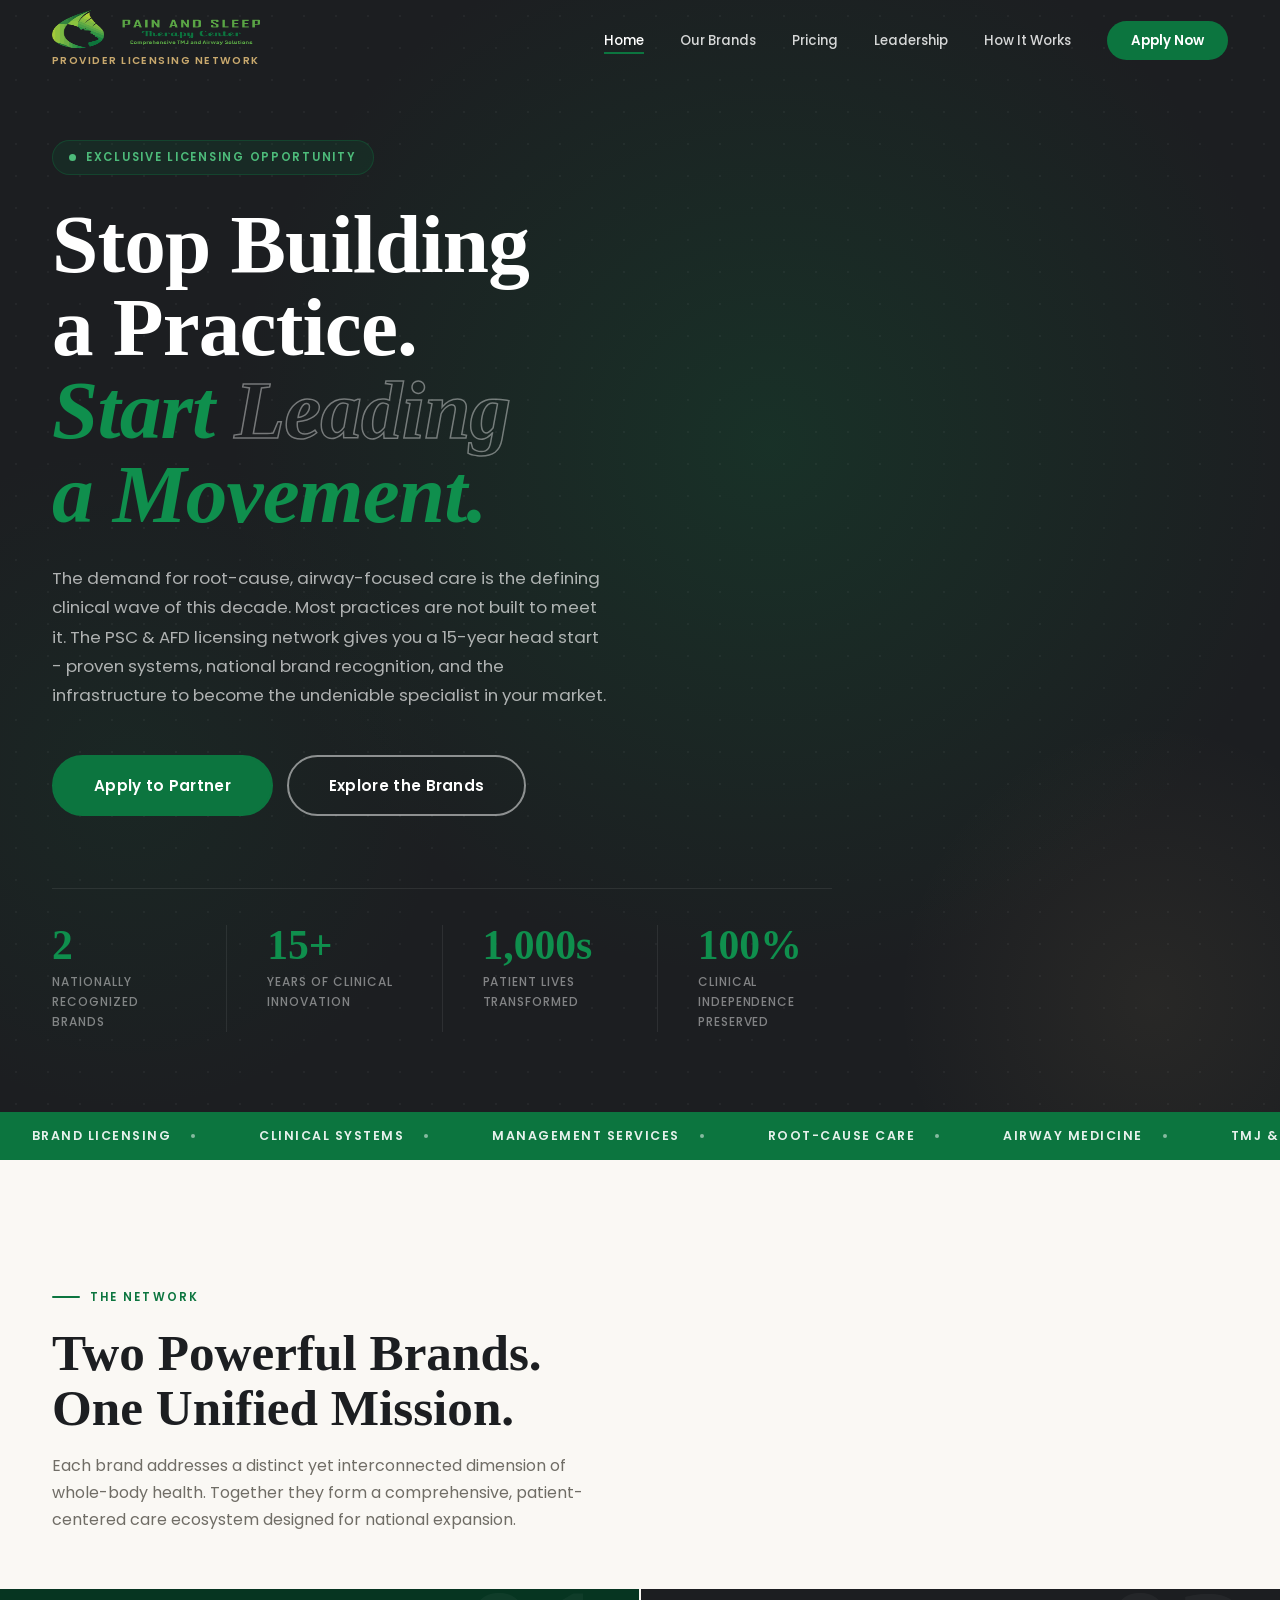
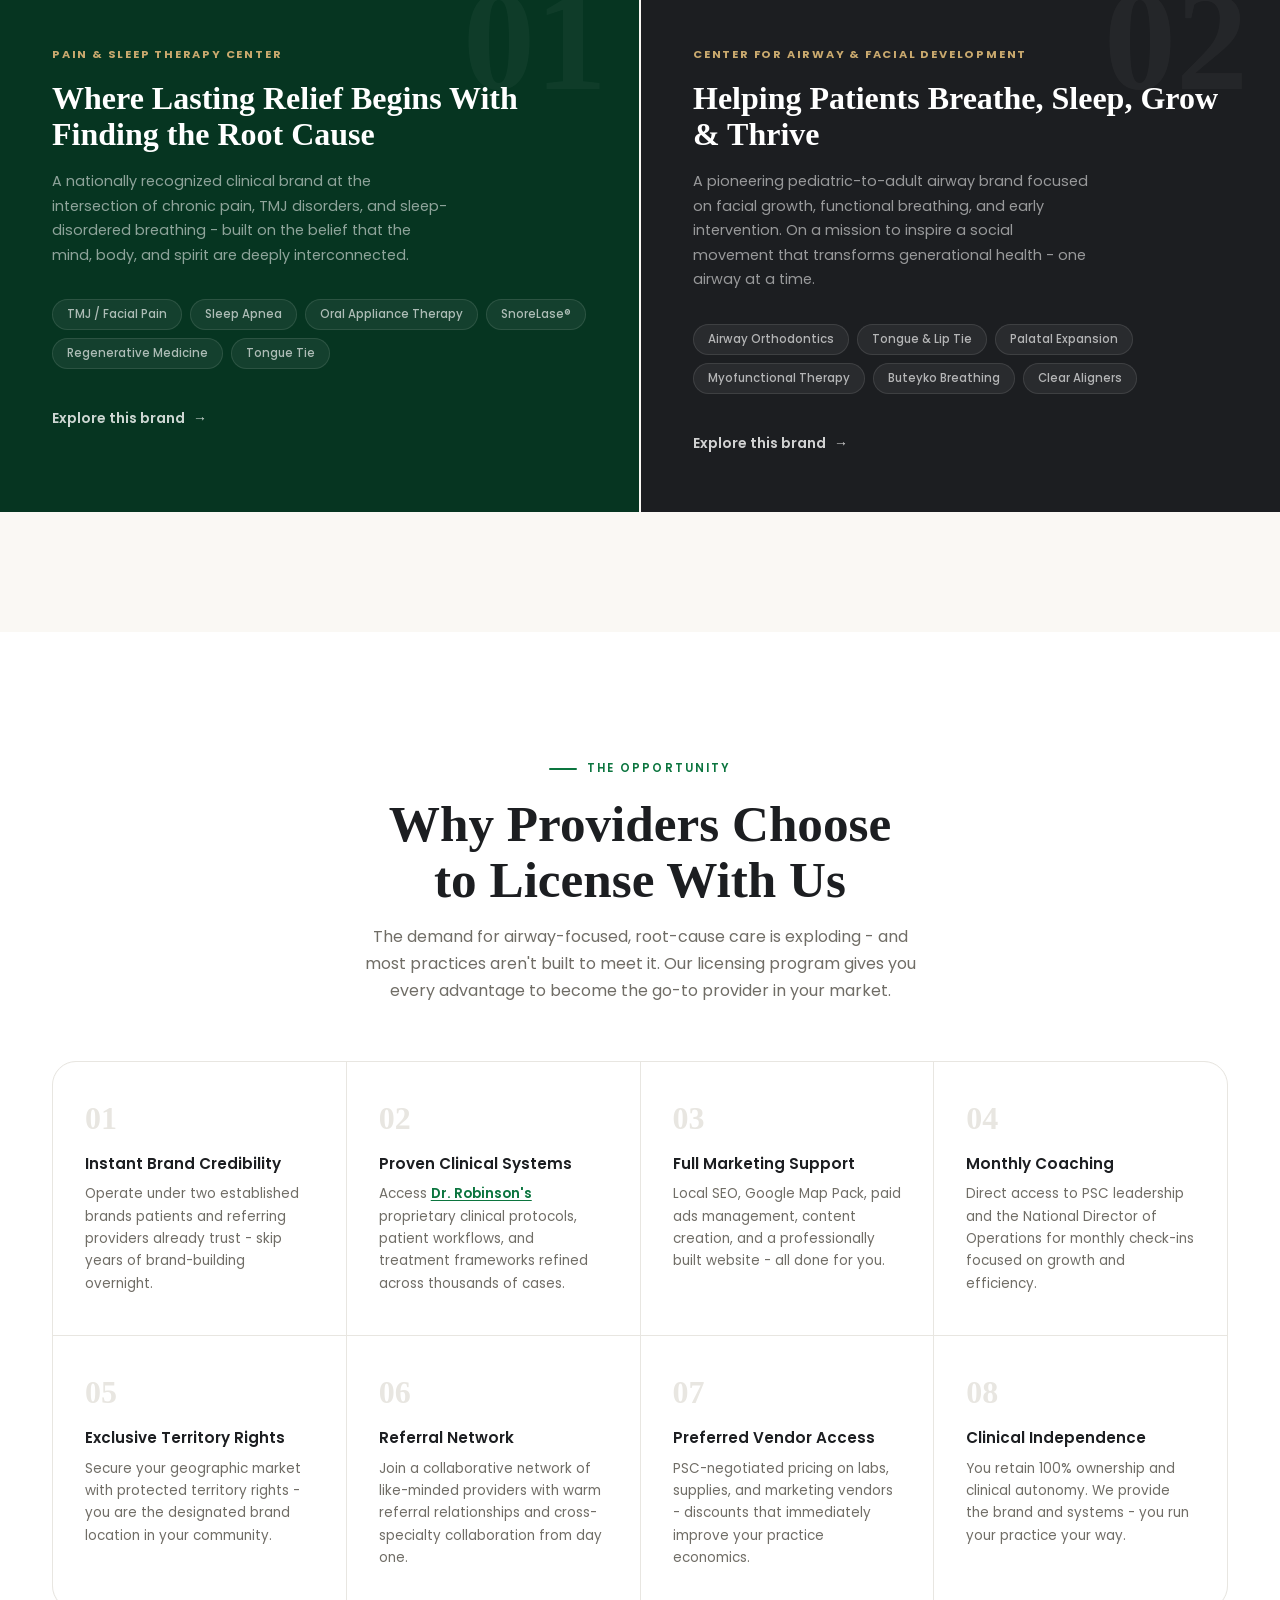
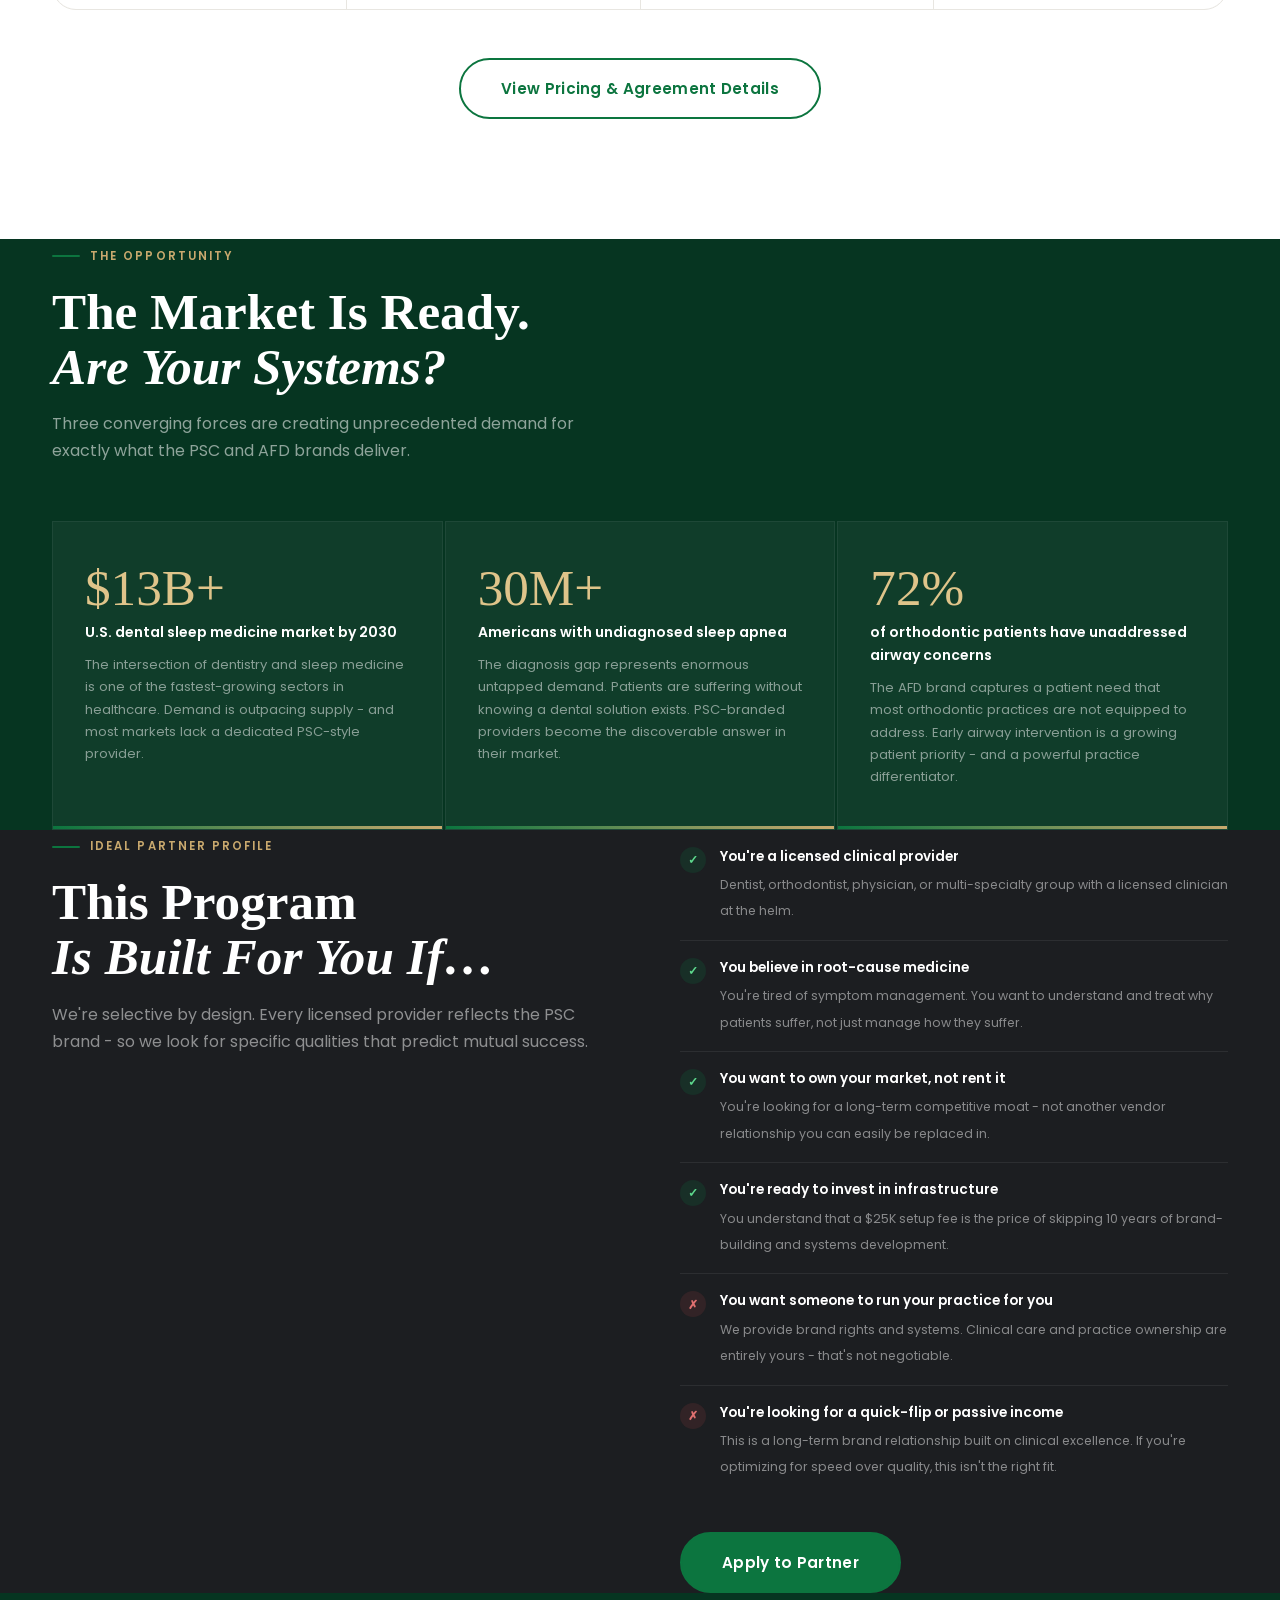
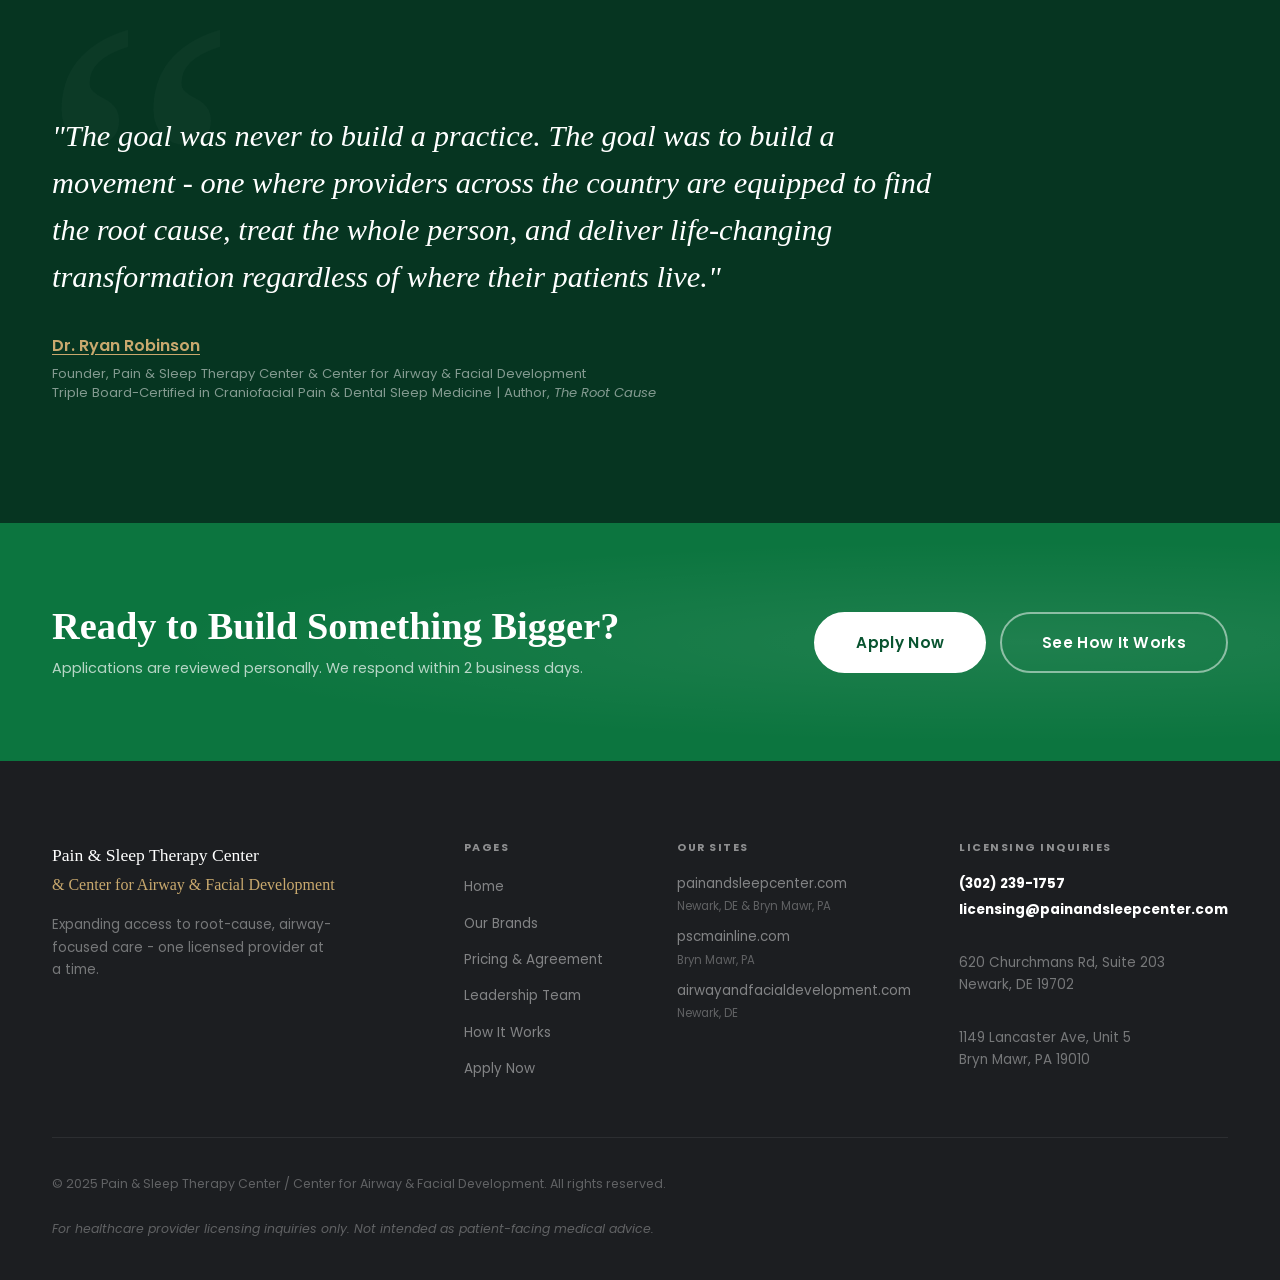
<file: index.html>
<!DOCTYPE html>
<html lang="en">
<head>
  <meta charset="UTF-8" />
  <meta name="viewport" content="width=device-width, initial-scale=1.0" />
  <title>PSC &amp; AFD Provider Licensing Network | Build Under a Trusted Brand</title>
  <meta name="description" content="Join the Pain and Sleep Therapy Center and Center for Airway &amp; Facial Development provider licensing network. Brand rights, consulting, marketing, and operational support for forward-thinking clinicians." />
  <meta name="keywords" content="PSC provider licensing, dental practice licensing, airway medicine brand, TMJ practice, sleep medicine licensing, Pain and Sleep Therapy Center, Center for Airway Facial Development" />
  <link rel="canonical" href="https://pscprovidernetwork.com/" />
  <!-- Open Graph -->
  <meta property="og:type"        content="website" />
  <meta property="og:title"       content="PSC &amp; AFD Provider Licensing Network" />
  <meta property="og:description" content="Brand licensing and management services for airway-focused clinicians. Join a growing national network built on root-cause care." />
  <meta property="og:url"         content="https://pscprovidernetwork.com/" />
  <!-- Twitter Card -->
  <meta name="twitter:card"        content="summary_large_image" />
  <meta name="twitter:title"       content="PSC &amp; AFD Provider Licensing Network" />
  <meta name="twitter:description" content="Build under two nationally recognized brands with proven systems and full consulting support." />
  <!-- Fonts -->
  <link rel="preconnect" href="https://fonts.googleapis.com" />
  <link rel="preconnect" href="https://fonts.gstatic.com" crossorigin />
  <link href="https://fonts.googleapis.com/css2?family=Cormorant+Garant:ital,wght@0,400;0,600;0,700;1,400;1,600&family=Poppins:wght@300;400;500;600;700&display=swap" rel="stylesheet" />
  <link rel="stylesheet" href="css/styles.css" />
  <!-- JSON-LD Organization Schema -->
  <script type="application/ld+json">
  {
    "@context": "https://schema.org",
    "@type": "Organization",
    "name": "PSC & AFD Provider Licensing Network",
    "url": "https://pscprovidernetwork.com",
    "description": "Provider licensing and management services for airway-focused clinicians operating under the Pain and Sleep Therapy Center and Center for Airway & Facial Development brands.",
    "founder": {
      "@type": "Person",
      "name": "Dr. Ryan Robinson"
    },
    "address": [
      {
        "@type": "PostalAddress",
        "streetAddress": "620 Churchmans Road, Suite 203",
        "addressLocality": "Newark",
        "addressRegion": "DE",
        "postalCode": "19702",
        "addressCountry": "US"
      },
      {
        "@type": "PostalAddress",
        "streetAddress": "1149 Lancaster Avenue, Unit 5",
        "addressLocality": "Bryn Mawr",
        "addressRegion": "PA",
        "addressCountry": "US"
      }
    ],
    "contactPoint": {
      "@type": "ContactPoint",
      "telephone": "+1-302-239-1757",
      "contactType": "licensing",
      "email": "licensing@painandsleepcenter.com"
    },
    "sameAs": [
      "https://painandsleepcenter.com",
      "https://pscmainline.com",
      "https://airwayandfacialdevelopment.com"
    ]
  }
  </script>
</head>
<body data-page="home">

  <div class="scroll-progress" id="scrollProgress"></div>

  <!-- ── Navigation ─────────────────────────────────────────── -->
  <header class="site-header" id="siteHeader">
    <nav class="nav-inner">
      <a href="index.html" class="nav-logo">
        <img src="assets/logos/PSTC-logo-HZ-veins%20clear.PNG" alt="Pain &amp; Sleep Therapy Center" class="nav-logo-img">
        <span class="nav-logo-accent">Provider Licensing Network</span>
      </a>
      <ul class="nav-menu" id="navMenu">
        <li><a href="index.html"      class="nav-link active">Home</a></li>
        <li><a href="brands.html"     class="nav-link">Our Brands</a></li>
        <li><a href="pricing.html"    class="nav-link">Pricing</a></li>
        <li><a href="leadership.html" class="nav-link">Leadership</a></li>
        <li><a href="process.html"    class="nav-link">How It Works</a></li>
        <li><a href="apply.html"      class="nav-cta">Apply Now</a></li>
      </ul>
      <button class="nav-toggle" id="navToggle" aria-label="Open menu" aria-expanded="false">
        <span></span><span></span><span></span>
      </button>
    </nav>
  </header>

  <main>

    <!-- ── Hero ───────────────────────────────────────────────── -->
    <section class="home-hero" aria-label="Hero">
      <div class="home-hero-inner container">
        <div class="home-hero-content">
          <div class="home-hero-badge">
            <span class="home-hero-badge-dot"></span>
            Exclusive Licensing Opportunity
          </div>
          <h1 class="home-hero-title">
            Stop Building<br />
            a Practice.<br />
            <span class="accent">Start <em>Leading</em><br />a Movement.</span>
          </h1>
          <p class="home-hero-sub">
            The demand for root-cause, airway-focused care is the defining clinical wave of this decade.
            Most practices are not built to meet it. The PSC &amp; AFD licensing network gives you a
            15-year head start - proven systems, national brand recognition, and the infrastructure
            to become the undeniable specialist in your market.
          </p>
          <div class="home-hero-actions">
            <a href="apply.html"  class="btn btn-green btn-lg">Apply to Partner</a>
            <a href="brands.html" class="btn btn-outline-white btn-lg">Explore the Brands</a>
          </div>
          <div class="home-hero-stats">
            <div class="hero-stat">
              <span class="hero-stat-num">2</span>
              <span class="hero-stat-label">Nationally Recognized Brands</span>
            </div>
            <div class="hero-stat">
              <span class="hero-stat-num">15+</span>
              <span class="hero-stat-label">Years of Clinical Innovation</span>
            </div>
            <div class="hero-stat">
              <span class="hero-stat-num">1,000s</span>
              <span class="hero-stat-label">Patient Lives Transformed</span>
            </div>
            <div class="hero-stat">
              <span class="hero-stat-num">100%</span>
              <span class="hero-stat-label">Clinical Independence Preserved</span>
            </div>
          </div>
        </div>
      </div>
    </section>

    <!-- ── Marquee ─────────────────────────────────────────────── -->
    <div class="marquee-strip" aria-hidden="true">
      <div class="marquee-track">
        <!-- Doubled for seamless loop -->
        <span class="marquee-item">Brand Licensing<span class="marquee-dot"></span></span>
        <span class="marquee-item">Clinical Systems<span class="marquee-dot"></span></span>
        <span class="marquee-item">Management Services<span class="marquee-dot"></span></span>
        <span class="marquee-item">Root-Cause Care<span class="marquee-dot"></span></span>
        <span class="marquee-item">Airway Medicine<span class="marquee-dot"></span></span>
        <span class="marquee-item">TMJ &amp; Sleep<span class="marquee-dot"></span></span>
        <span class="marquee-item">Exclusive Territory<span class="marquee-dot"></span></span>
        <span class="marquee-item">Monthly Coaching<span class="marquee-dot"></span></span>
        <span class="marquee-item">SEO &amp; Marketing<span class="marquee-dot"></span></span>
        <span class="marquee-item">Brand Licensing<span class="marquee-dot"></span></span>
        <span class="marquee-item">Clinical Systems<span class="marquee-dot"></span></span>
        <span class="marquee-item">Management Services<span class="marquee-dot"></span></span>
        <span class="marquee-item">Root-Cause Care<span class="marquee-dot"></span></span>
        <span class="marquee-item">Airway Medicine<span class="marquee-dot"></span></span>
        <span class="marquee-item">TMJ &amp; Sleep<span class="marquee-dot"></span></span>
        <span class="marquee-item">Exclusive Territory<span class="marquee-dot"></span></span>
        <span class="marquee-item">Monthly Coaching<span class="marquee-dot"></span></span>
        <span class="marquee-item">SEO &amp; Marketing<span class="marquee-dot"></span></span>
      </div>
    </div>

    <!-- ── Brands Tease ─────────────────────────────────────────── -->
    <section class="brand-tease" aria-labelledby="brands-heading">
      <div class="container">
        <div class="section-heading reveal">
          <div class="eyebrow">The Network</div>
          <h2 class="display-lg" id="brands-heading">Two Powerful Brands.<br />One Unified Mission.</h2>
          <p>Each brand addresses a distinct yet interconnected dimension of whole-body health. Together they form a comprehensive, patient-centered care ecosystem designed for national expansion.</p>
        </div>
      </div>
      <div class="brand-tease-grid">
        <article class="brand-tease-card brand-tease-card--psc reveal">
          <span class="brand-tease-card-num" aria-hidden="true">01</span>
          <span class="brand-tease-card-label">Pain &amp; Sleep Therapy Center</span>
          <h3>Where Lasting Relief Begins With Finding the Root Cause</h3>
          <p>A nationally recognized clinical brand at the intersection of chronic pain, TMJ disorders, and sleep-disordered breathing - built on the belief that the mind, body, and spirit are deeply interconnected.</p>
          <div class="brand-tease-tags">
            <span class="brand-tag">TMJ / Facial Pain</span>
            <span class="brand-tag">Sleep Apnea</span>
            <span class="brand-tag">Oral Appliance Therapy</span>
            <span class="brand-tag">SnoreLase®</span>
            <span class="brand-tag">Regenerative Medicine</span>
            <span class="brand-tag">Tongue Tie</span>
          </div>
          <a href="brands.html#psc" class="btn-arrow btn-arrow--white">Explore this brand</a>
        </article>
        <article class="brand-tease-card brand-tease-card--afd reveal reveal-delay-1">
          <span class="brand-tease-card-num" aria-hidden="true">02</span>
          <span class="brand-tease-card-label">Center for Airway &amp; Facial Development</span>
          <h3>Helping Patients Breathe, Sleep, Grow &amp; Thrive</h3>
          <p>A pioneering pediatric-to-adult airway brand focused on facial growth, functional breathing, and early intervention. On a mission to inspire a social movement that transforms generational health - one airway at a time.</p>
          <div class="brand-tease-tags">
            <span class="brand-tag">Airway Orthodontics</span>
            <span class="brand-tag">Tongue &amp; Lip Tie</span>
            <span class="brand-tag">Palatal Expansion</span>
            <span class="brand-tag">Myofunctional Therapy</span>
            <span class="brand-tag">Buteyko Breathing</span>
            <span class="brand-tag">Clear Aligners</span>
          </div>
          <a href="brands.html#afd" class="btn-arrow btn-arrow--white">Explore this brand</a>
        </article>
      </div>
    </section>

    <!-- ── Why Partner ─────────────────────────────────────────── -->
    <section class="why-section" aria-labelledby="why-heading">
      <div class="container">
        <div class="section-heading section-heading--center reveal">
          <div class="eyebrow">The Opportunity</div>
          <h2 class="display-lg" id="why-heading">Why Providers Choose<br />to License With Us</h2>
          <p>The demand for airway-focused, root-cause care is exploding - and most practices aren't built to meet it. Our licensing program gives you every advantage to become the go-to provider in your market.</p>
        </div>
        <div class="why-grid">
          <div class="why-item reveal">
            <div class="why-item-num">01</div>
            <h4>Instant Brand Credibility</h4>
            <p>Operate under two established brands patients and referring providers already trust - skip years of brand-building overnight.</p>
          </div>
          <div class="why-item reveal reveal-delay-1">
            <div class="why-item-num">02</div>
            <h4>Proven Clinical Systems</h4>
            <p>Access <a href="https://dr-ryan-robinson.netlify.app/about.html" style="color:var(--green); font-weight:600; text-decoration:underline; text-underline-offset:2px;">Dr. Robinson's</a> proprietary clinical protocols, patient workflows, and treatment frameworks refined across thousands of cases.</p>
          </div>
          <div class="why-item reveal reveal-delay-2">
            <div class="why-item-num">03</div>
            <h4>Full Marketing Support</h4>
            <p>Local SEO, Google Map Pack, paid ads management, content creation, and a professionally built website - all done for you.</p>
          </div>
          <div class="why-item reveal reveal-delay-3">
            <div class="why-item-num">04</div>
            <h4>Monthly Coaching</h4>
            <p>Direct access to PSC leadership and the National Director of Operations for monthly check-ins focused on growth and efficiency.</p>
          </div>
          <div class="why-item reveal">
            <div class="why-item-num">05</div>
            <h4>Exclusive Territory Rights</h4>
            <p>Secure your geographic market with protected territory rights - you are the designated brand location in your community.</p>
          </div>
          <div class="why-item reveal reveal-delay-1">
            <div class="why-item-num">06</div>
            <h4>Referral Network</h4>
            <p>Join a collaborative network of like-minded providers with warm referral relationships and cross-specialty collaboration from day one.</p>
          </div>
          <div class="why-item reveal reveal-delay-2">
            <div class="why-item-num">07</div>
            <h4>Preferred Vendor Access</h4>
            <p>PSC-negotiated pricing on labs, supplies, and marketing vendors - discounts that immediately improve your practice economics.</p>
          </div>
          <div class="why-item reveal reveal-delay-3">
            <div class="why-item-num">08</div>
            <h4>Clinical Independence</h4>
            <p>You retain 100% ownership and clinical autonomy. We provide the brand and systems - you run your practice your way.</p>
          </div>
        </div>
        <div style="text-align:center; margin-top:48px;">
          <a href="pricing.html" class="btn btn-outline-green btn-lg">View Pricing &amp; Agreement Details</a>
        </div>
      </div>
    </section>

    <!-- ── Market Opportunity ─────────────────────────────────── -->
    <section class="market-section" aria-labelledby="market-heading">
      <div class="container">
        <div class="section-heading reveal">
          <div class="eyebrow" style="color:var(--gold);">The Opportunity</div>
          <h2 class="display-lg" id="market-heading" style="color:var(--white);">The Market Is Ready.<br /><em>Are Your Systems?</em></h2>
          <p style="color:rgba(255,255,255,0.55);">Three converging forces are creating unprecedented demand for exactly what the PSC and AFD brands deliver.</p>
        </div>
        <div class="market-cards-grid">
          <div class="market-card reveal">
            <div class="market-card-stat">$13B+</div>
            <div class="market-card-label">U.S. dental sleep medicine market by 2030</div>
            <p class="market-card-body">The intersection of dentistry and sleep medicine is one of the fastest-growing sectors in healthcare. Demand is outpacing supply - and most markets lack a dedicated PSC-style provider.</p>
          </div>
          <div class="market-card reveal reveal-delay-1">
            <div class="market-card-stat">30M+</div>
            <div class="market-card-label">Americans with undiagnosed sleep apnea</div>
            <p class="market-card-body">The diagnosis gap represents enormous untapped demand. Patients are suffering without knowing a dental solution exists. PSC-branded providers become the discoverable answer in their market.</p>
          </div>
          <div class="market-card reveal reveal-delay-2">
            <div class="market-card-stat">72%</div>
            <div class="market-card-label">of orthodontic patients have unaddressed airway concerns</div>
            <p class="market-card-body">The AFD brand captures a patient need that most orthodontic practices are not equipped to address. Early airway intervention is a growing patient priority - and a powerful practice differentiator.</p>
          </div>
        </div>
      </div>
    </section>

    <!-- ── Is This Right For You ───────────────────────────────── -->
    <section class="qualifier-section" aria-labelledby="qualifier-heading">
      <div class="container">
        <div class="qualifier-grid">
          <div class="qualifier-left">
            <div class="section-heading reveal">
              <div class="eyebrow" style="color:var(--gold);">Ideal Partner Profile</div>
              <h2 class="display-lg" id="qualifier-heading">This Program<br /><em>Is Built For You If…</em></h2>
              <p>We're selective by design. Every licensed provider reflects the PSC brand - so we look for specific qualities that predict mutual success.</p>
            </div>
          </div>
          <div class="qualifier-right reveal reveal-delay-1">
            <ul class="fit-list" role="list">
              <li class="fit-item">
                <span class="fit-icon fit-icon--yes" aria-label="Yes">✓</span>
                <div class="fit-text">
                  <strong>You're a licensed clinical provider</strong>
                  <span>Dentist, orthodontist, physician, or multi-specialty group with a licensed clinician at the helm.</span>
                </div>
              </li>
              <li class="fit-item">
                <span class="fit-icon fit-icon--yes" aria-label="Yes">✓</span>
                <div class="fit-text">
                  <strong>You believe in root-cause medicine</strong>
                  <span>You're tired of symptom management. You want to understand and treat why patients suffer, not just manage how they suffer.</span>
                </div>
              </li>
              <li class="fit-item">
                <span class="fit-icon fit-icon--yes" aria-label="Yes">✓</span>
                <div class="fit-text">
                  <strong>You want to own your market, not rent it</strong>
                  <span>You're looking for a long-term competitive moat - not another vendor relationship you can easily be replaced in.</span>
                </div>
              </li>
              <li class="fit-item">
                <span class="fit-icon fit-icon--yes" aria-label="Yes">✓</span>
                <div class="fit-text">
                  <strong>You're ready to invest in infrastructure</strong>
                  <span>You understand that a $25K setup fee is the price of skipping 10 years of brand-building and systems development.</span>
                </div>
              </li>
              <li class="fit-item">
                <span class="fit-icon fit-icon--no" aria-label="Not a fit">✗</span>
                <div class="fit-text">
                  <strong>You want someone to run your practice for you</strong>
                  <span>We provide brand rights and systems. Clinical care and practice ownership are entirely yours - that's not negotiable.</span>
                </div>
              </li>
              <li class="fit-item">
                <span class="fit-icon fit-icon--no" aria-label="Not a fit">✗</span>
                <div class="fit-text">
                  <strong>You're looking for a quick-flip or passive income</strong>
                  <span>This is a long-term brand relationship built on clinical excellence. If you're optimizing for speed over quality, this isn't the right fit.</span>
                </div>
              </li>
            </ul>
            <div style="margin-top:36px;">
              <a href="apply.html" class="btn btn-green btn-lg">Apply to Partner</a>
            </div>
          </div>
        </div>
      </div>
    </section>

    <!-- ── Founder Quote ───────────────────────────────────────── -->
    <section class="quote-section" aria-label="Founder quote">
      <div class="container">
        <blockquote class="reveal">
          "The goal was never to build a practice. The goal was to build a movement -
          one where providers across the country are equipped to find the root cause,
          treat the whole person, and deliver life-changing transformation
          regardless of where their patients live."
        </blockquote>
        <div class="quote-cite reveal reveal-delay-1">
          <strong><a href="https://dr-ryan-robinson.netlify.app/about.html" style="color:inherit; text-decoration:underline; text-underline-offset:3px;">Dr. Ryan Robinson</a></strong>
          <span>Founder, Pain &amp; Sleep Therapy Center &amp; Center for Airway &amp; Facial Development</span>
          <span>Triple Board-Certified in Craniofacial Pain &amp; Dental Sleep Medicine | Author, <em>The Root Cause</em></span>
        </div>
      </div>
    </section>

    <!-- ── CTA Strip ───────────────────────────────────────────── -->
    <section class="cta-strip" aria-label="Call to action">
      <div class="container">
        <div class="cta-strip-inner">
          <div>
            <h2>Ready to Build Something Bigger?</h2>
            <p>Applications are reviewed personally. We respond within 2 business days.</p>
          </div>
          <div class="cta-strip-actions">
            <a href="apply.html"   class="btn btn-white btn-lg">Apply Now</a>
            <a href="process.html" class="btn btn-outline-white btn-lg">See How It Works</a>
          </div>
        </div>
      </div>
    </section>

  </main>

  <!-- ── Footer ─────────────────────────────────────────────── -->
  <footer class="site-footer" aria-label="Site footer">
    <div class="container">
      <div class="footer-grid">
        <div>
          <div class="footer-brand-name">Pain &amp; Sleep Therapy Center</div>
          <div class="footer-brand-sub">&amp; Center for Airway &amp; Facial Development</div>
          <p class="footer-brand-desc">Expanding access to root-cause, airway-focused care - one licensed provider at a time.</p>
        </div>
        <div class="footer-col">
          <h5>Pages</h5>
          <ul>
            <li><a href="index.html">Home</a></li>
            <li><a href="brands.html">Our Brands</a></li>
            <li><a href="pricing.html">Pricing &amp; Agreement</a></li>
            <li><a href="leadership.html">Leadership Team</a></li>
            <li><a href="process.html">How It Works</a></li>
            <li><a href="apply.html">Apply Now</a></li>
          </ul>
        </div>
        <div class="footer-col">
          <h5>Our Sites</h5>
          <ul>
            <li class="footer-site-link"><a href="https://painandsleepcenter.com" target="_blank" rel="noopener">painandsleepcenter.com</a><span>Newark, DE &amp; Bryn Mawr, PA</span></li>
            <li class="footer-site-link"><a href="https://pscmainline.com" target="_blank" rel="noopener">pscmainline.com</a><span>Bryn Mawr, PA</span></li>
            <li class="footer-site-link"><a href="https://airwayandfacialdevelopment.com" target="_blank" rel="noopener">airwayandfacialdevelopment.com</a><span>Newark, DE</span></li>
          </ul>
        </div>
        <div class="footer-col footer-contact">
          <h5>Licensing Inquiries</h5>
          <p><strong>(302) 239-1757</strong></p>
          <p><strong>licensing@painandsleepcenter.com</strong></p>
          <br />
          <p>620 Churchmans Rd, Suite 203<br />Newark, DE 19702</p>
          <br />
          <p>1149 Lancaster Ave, Unit 5<br />Bryn Mawr, PA 19010</p>
        </div>
      </div>
      <div class="footer-bottom">
        <p>&copy; 2025 Pain &amp; Sleep Therapy Center / Center for Airway &amp; Facial Development. All rights reserved.</p>
        <p class="footer-disclaimer">For healthcare provider licensing inquiries only. Not intended as patient-facing medical advice.</p>
      </div>
    </div>
  </footer>

  <script src="js/main.js"></script>
</body>
</html>
</file>
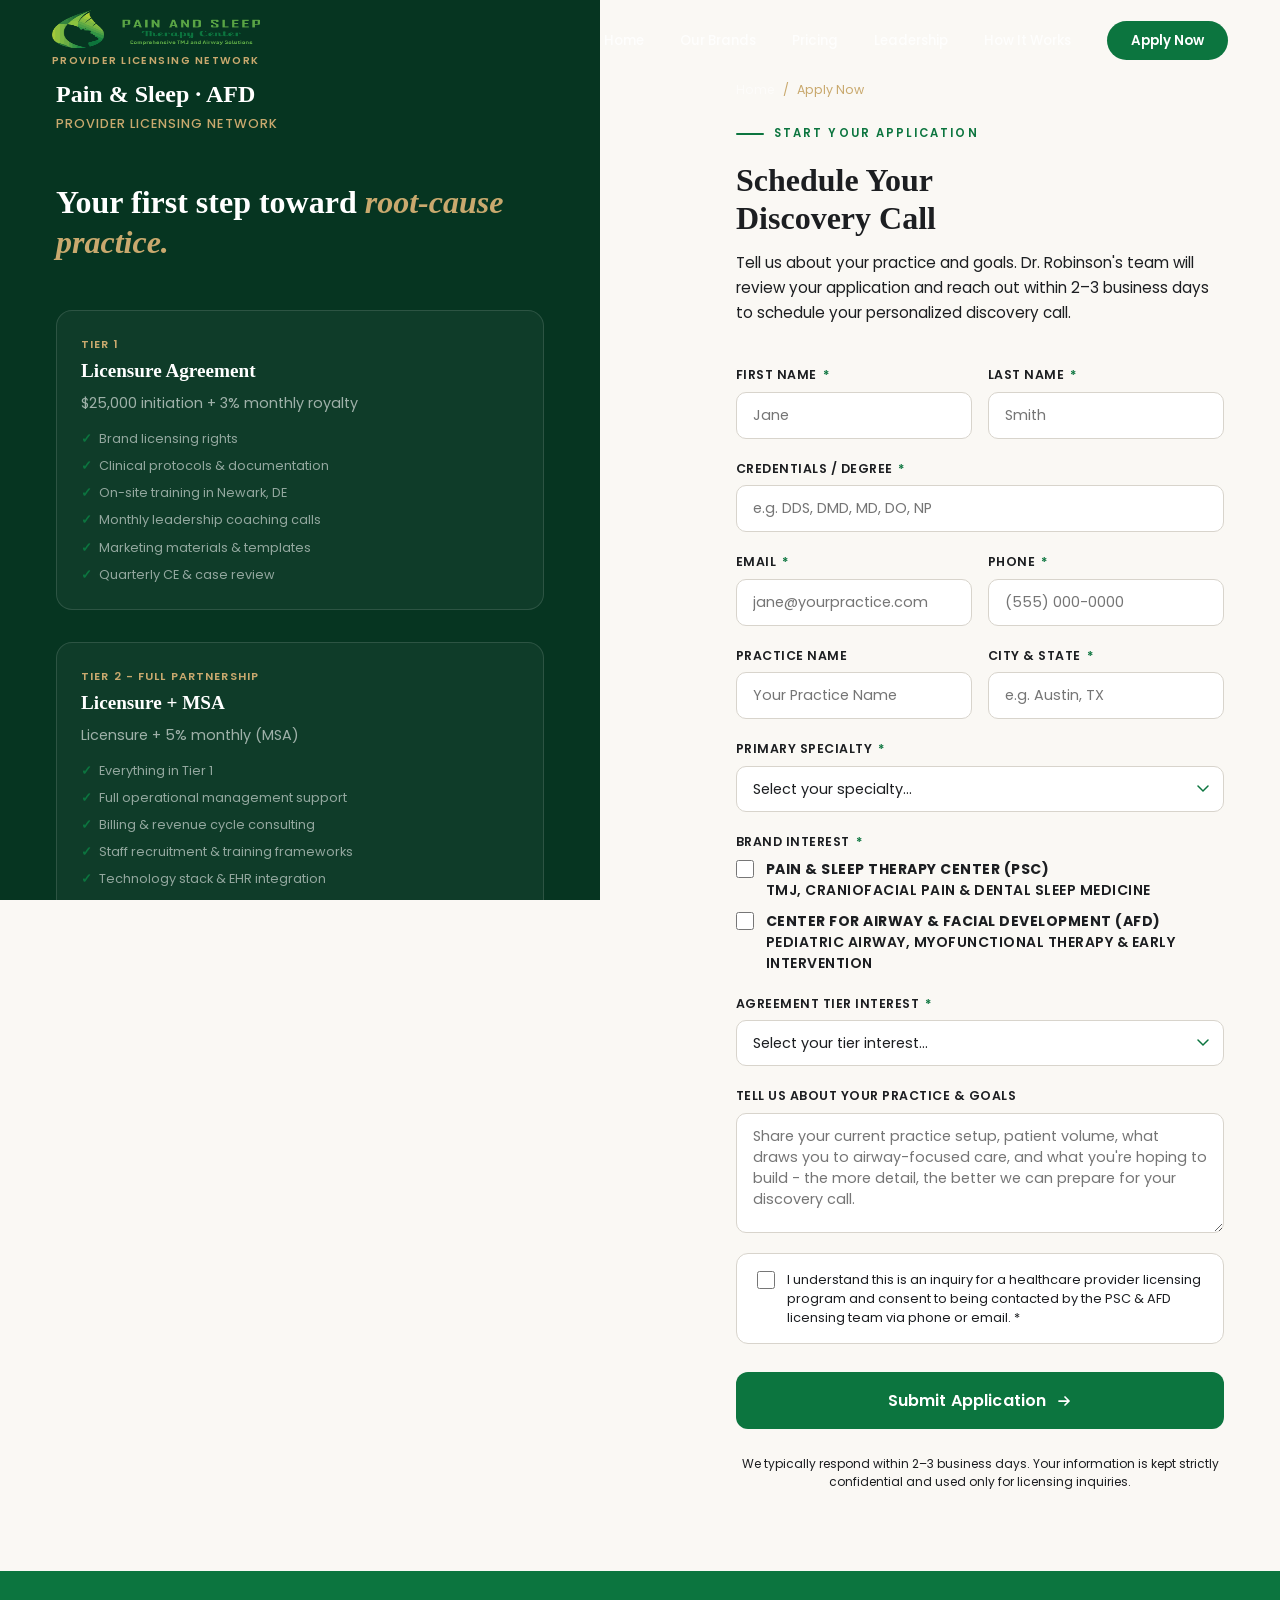
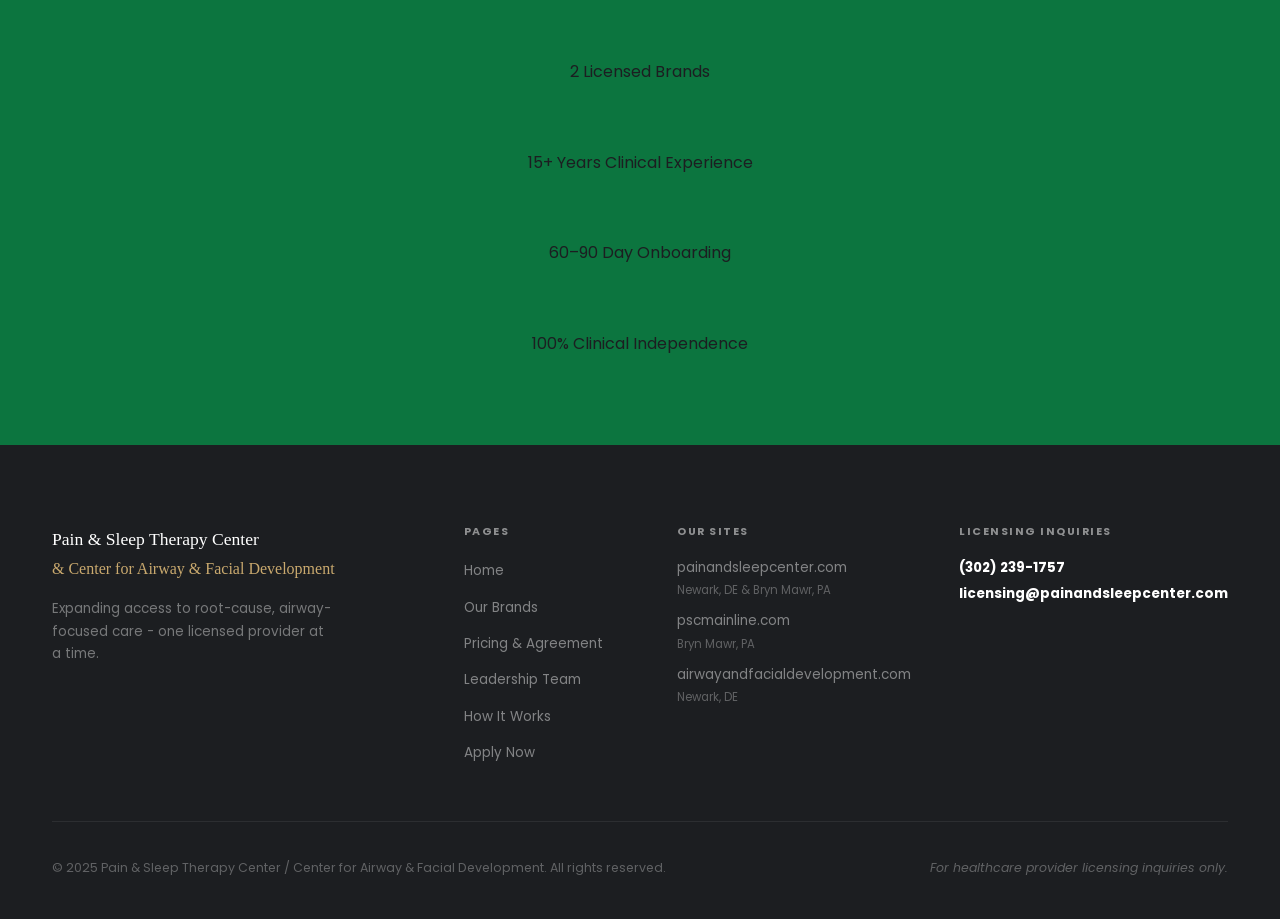
<file: apply.html>
<!DOCTYPE html>
<html lang="en">
<head>
  <meta charset="UTF-8" />
  <meta name="viewport" content="width=device-width, initial-scale=1.0" />
  <title>Apply Now | PSC &amp; AFD Provider Licensing Network</title>
  <meta name="description" content="Apply to join the PSC and AFD provider licensing network. Schedule your discovery call with Dr. Ryan Robinson and take the first step toward airway-focused practice." />
  <link rel="canonical" href="https://pscprovidernetwork.com/apply.html" />
  <meta property="og:title"       content="Apply Now | PSC &amp; AFD Provider Licensing" />
  <meta property="og:description" content="Ready to license the PSC or AFD brand? Submit your application and we'll reach out to schedule a discovery call with Dr. Robinson." />
  <meta property="og:type"        content="website" />
  <link rel="preconnect" href="https://fonts.googleapis.com" />
  <link rel="preconnect" href="https://fonts.gstatic.com" crossorigin />
  <link href="https://fonts.googleapis.com/css2?family=Cormorant+Garant:ital,wght@0,400;0,600;0,700;1,400;1,600&family=Poppins:wght@300;400;500;600;700&display=swap" rel="stylesheet" />
  <link rel="stylesheet" href="css/styles.css" />
  <script type="application/ld+json">
  {
    "@context": "https://schema.org",
    "@type": "BreadcrumbList",
    "itemListElement": [
      {"@type":"ListItem","position":1,"name":"Home","item":"https://pscprovidernetwork.com/"},
      {"@type":"ListItem","position":2,"name":"Apply Now","item":"https://pscprovidernetwork.com/apply.html"}
    ]
  }
  </script>
  <style>
    /* ── Apply Page Specific ── */
    .apply-layout {
      display: grid;
      grid-template-columns: 1fr 1fr;
      min-height: 100vh;
    }

    /* Left panel */
    .apply-panel {
      background: var(--green-deeper);
      padding: 80px 56px;
      display: flex;
      flex-direction: column;
      gap: 48px;
      position: sticky;
      top: 0;
      height: 100vh;
      overflow-y: auto;
    }

    .apply-panel-brand {
      display: flex;
      flex-direction: column;
      gap: 4px;
    }

    .apply-panel-brand .brand-name {
      font-family: var(--font-display);
      font-size: 1.5rem;
      font-weight: 700;
      color: #fff;
      line-height: 1.2;
    }

    .apply-panel-brand .brand-sub {
      font-size: 0.8rem;
      font-weight: 500;
      color: var(--gold);
      letter-spacing: 0.08em;
      text-transform: uppercase;
    }

    .apply-panel-heading {
      font-family: var(--font-display);
      font-size: clamp(1.75rem, 2.5vw, 2.5rem);
      font-weight: 700;
      color: #fff;
      line-height: 1.25;
    }

    .apply-panel-heading em {
      color: var(--gold);
      font-style: italic;
    }

    .apply-panel-body {
      display: flex;
      flex-direction: column;
      gap: 32px;
    }

    .apply-tier {
      border: 1px solid rgba(255,255,255,0.12);
      border-radius: 16px;
      padding: 24px;
      background: rgba(255,255,255,0.04);
      transition: border-color 0.25s, background 0.25s;
    }

    .apply-tier:hover {
      border-color: var(--gold);
      background: rgba(201,169,110,0.06);
    }

    .apply-tier-label {
      font-size: 0.7rem;
      font-weight: 600;
      letter-spacing: 0.1em;
      text-transform: uppercase;
      color: var(--gold);
      margin-bottom: 6px;
    }

    .apply-tier h4 {
      font-family: var(--font-display);
      font-size: 1.2rem;
      font-weight: 700;
      color: #fff;
      margin-bottom: 8px;
    }

    .apply-tier-price {
      font-size: 0.9rem;
      color: rgba(255,255,255,0.6);
      margin-bottom: 12px;
    }

    .apply-tier-includes {
      list-style: none;
      padding: 0;
      margin: 0;
      display: flex;
      flex-direction: column;
      gap: 6px;
    }

    .apply-tier-includes li {
      font-size: 0.8rem;
      color: rgba(255,255,255,0.55);
      padding-left: 18px;
      position: relative;
    }

    .apply-tier-includes li::before {
      content: '✓';
      position: absolute;
      left: 0;
      color: var(--green);
      font-weight: 700;
    }

    .apply-panel-contact {
      margin-top: auto;
      border-top: 1px solid rgba(255,255,255,0.1);
      padding-top: 28px;
    }

    .apply-panel-contact p {
      font-size: 0.8rem;
      color: rgba(255,255,255,0.5);
      margin-bottom: 8px;
    }

    .apply-panel-contact strong {
      display: block;
      color: rgba(255,255,255,0.85);
      font-size: 0.9rem;
      margin-bottom: 4px;
    }

    /* Right panel - form */
    .apply-form-panel {
      background: var(--cream);
      padding: 80px 56px;
      display: flex;
      flex-direction: column;
      justify-content: flex-start;
    }

    .apply-form-header {
      margin-bottom: 40px;
    }

    .apply-form-header h1 {
      font-family: var(--font-display);
      font-size: clamp(1.75rem, 2.5vw, 2.75rem);
      font-weight: 700;
      color: var(--text-dark);
      line-height: 1.2;
      margin-bottom: 12px;
    }

    .apply-form-header p {
      font-size: 0.95rem;
      color: var(--text-mid);
      max-width: 480px;
    }

    /* Form styles */
    .apply-form {
      display: flex;
      flex-direction: column;
      gap: 20px;
    }

    .form-row {
      display: grid;
      grid-template-columns: 1fr 1fr;
      gap: 16px;
    }

    .form-field {
      display: flex;
      flex-direction: column;
      gap: 6px;
    }

    .form-field label {
      font-size: 0.78rem;
      font-weight: 600;
      color: var(--text-dark);
      letter-spacing: 0.04em;
      text-transform: uppercase;
    }

    .form-field label .req {
      color: var(--green);
      margin-left: 2px;
    }

    .form-field input,
    .form-field select,
    .form-field textarea {
      font-family: var(--font-body);
      font-size: 0.9rem;
      color: var(--text-dark);
      background: #fff;
      border: 1.5px solid #d8d4cc;
      border-radius: 10px;
      padding: 12px 16px;
      outline: none;
      transition: border-color 0.2s, box-shadow 0.2s;
      width: 100%;
      box-sizing: border-box;
    }

    .form-field input:focus,
    .form-field select:focus,
    .form-field textarea:focus {
      border-color: var(--green);
      box-shadow: 0 0 0 3px rgba(12,117,63,0.1);
    }

    .form-field input.error,
    .form-field select.error,
    .form-field textarea.error {
      border-color: #c0392b;
      box-shadow: 0 0 0 3px rgba(192,57,43,0.08);
    }

    .field-error {
      font-size: 0.75rem;
      color: #c0392b;
      display: none;
    }

    .field-error.visible {
      display: block;
    }

    .form-field textarea {
      resize: vertical;
      min-height: 120px;
    }

    .form-field select {
      appearance: none;
      background-image: url("data:image/svg+xml,%3Csvg xmlns='http://www.w3.org/2000/svg' width='12' height='8' viewBox='0 0 12 8'%3E%3Cpath d='M1 1l5 5 5-5' stroke='%230c753f' stroke-width='1.5' fill='none' stroke-linecap='round'/%3E%3C/svg%3E");
      background-repeat: no-repeat;
      background-position: right 14px center;
      padding-right: 40px;
      cursor: pointer;
    }

    /* Checkbox group */
    .checkbox-group {
      display: flex;
      flex-direction: column;
      gap: 10px;
    }

    .checkbox-item {
      display: flex;
      align-items: flex-start;
      gap: 12px;
      cursor: pointer;
    }

    .checkbox-item input[type="checkbox"] {
      width: 18px;
      height: 18px;
      min-width: 18px;
      accent-color: var(--green);
      border-radius: 4px;
      margin-top: 1px;
      cursor: pointer;
    }

    .checkbox-item span {
      font-size: 0.875rem;
      color: var(--text-mid);
      line-height: 1.5;
    }

    .checkbox-item span strong {
      color: var(--text-dark);
      display: block;
      font-size: 0.875rem;
    }

    /* Consent row */
    .consent-row {
      background: #fff;
      border: 1.5px solid #d8d4cc;
      border-radius: 12px;
      padding: 16px 20px;
    }

    .consent-row .checkbox-item span {
      font-size: 0.8rem;
      color: var(--text-mid);
    }

    /* Submit */
    .form-submit-row {
      display: flex;
      flex-direction: column;
      gap: 12px;
      padding-top: 8px;
    }

    .btn-submit {
      display: inline-flex;
      align-items: center;
      justify-content: center;
      gap: 10px;
      background: var(--green);
      color: #fff;
      font-family: var(--font-body);
      font-size: 1rem;
      font-weight: 600;
      padding: 16px 32px;
      border: none;
      border-radius: 12px;
      cursor: pointer;
      transition: background 0.2s, transform 0.15s, box-shadow 0.2s;
      width: 100%;
      letter-spacing: 0.01em;
    }

    .btn-submit:hover {
      background: var(--green-dark);
      transform: translateY(-1px);
      box-shadow: 0 8px 24px rgba(12,117,63,0.25);
    }

    .btn-submit:active {
      transform: translateY(0);
    }

    .btn-submit:disabled {
      opacity: 0.65;
      cursor: not-allowed;
      transform: none;
    }

    .form-note {
      font-size: 0.75rem;
      color: var(--text-mid);
      text-align: center;
      line-height: 1.5;
    }

    /* Success state */
    .form-success {
      display: none;
      flex-direction: column;
      align-items: center;
      justify-content: center;
      text-align: center;
      gap: 20px;
      padding: 60px 0;
    }

    .form-success.visible {
      display: flex;
    }

    .success-icon {
      width: 72px;
      height: 72px;
      border-radius: 50%;
      background: var(--green);
      display: flex;
      align-items: center;
      justify-content: center;
      font-size: 2rem;
    }

    .form-success h2 {
      font-family: var(--font-display);
      font-size: 2rem;
      font-weight: 700;
      color: var(--text-dark);
    }

    .form-success p {
      font-size: 0.95rem;
      color: var(--text-mid);
      max-width: 380px;
    }

    /* Responsive */
    @media (max-width: 900px) {
      .apply-layout {
        grid-template-columns: 1fr;
        min-height: unset;
      }

      .apply-panel {
        position: static;
        height: auto;
        padding: 56px 24px;
      }

      .apply-panel-contact {
        margin-top: 0;
      }

      .apply-form-panel {
        padding: 56px 24px;
      }

      .form-row {
        grid-template-columns: 1fr;
      }
    }
  </style>
</head>
<body data-page="apply">

  <div class="scroll-progress" id="scrollProgress"></div>

  <header class="site-header" id="siteHeader">
    <nav class="nav-inner">
      <a href="index.html" class="nav-logo">
        <img src="assets/logos/PSTC-logo-HZ-veins%20clear.PNG" alt="Pain &amp; Sleep Therapy Center" class="nav-logo-img">
        <span class="nav-logo-accent">Provider Licensing Network</span>
      </a>
      <ul class="nav-menu" id="navMenu">
        <li><a href="index.html"      class="nav-link">Home</a></li>
        <li><a href="brands.html"     class="nav-link">Our Brands</a></li>
        <li><a href="pricing.html"    class="nav-link">Pricing</a></li>
        <li><a href="leadership.html" class="nav-link">Leadership</a></li>
        <li><a href="process.html"    class="nav-link">How It Works</a></li>
        <li><a href="apply.html"      class="nav-cta active">Apply Now</a></li>
      </ul>
      <button class="nav-toggle" id="navToggle" aria-label="Open menu" aria-expanded="false">
        <span></span><span></span><span></span>
      </button>
    </nav>
  </header>

  <main>

    <!-- Apply Layout -->
    <div class="apply-layout">

      <!-- Left Panel -->
      <aside class="apply-panel" aria-label="Application summary">

        <div class="apply-panel-brand">
          <div class="brand-name">Pain &amp; Sleep · AFD</div>
          <div class="brand-sub">Provider Licensing Network</div>
        </div>

        <h2 class="apply-panel-heading">
          Your first step toward <em>root-cause practice.</em>
        </h2>

        <div class="apply-panel-body">

          <div class="apply-tier">
            <div class="apply-tier-label">Tier 1</div>
            <h4>Licensure Agreement</h4>
            <p class="apply-tier-price">$25,000 initiation + 3% monthly royalty</p>
            <ul class="apply-tier-includes">
              <li>Brand licensing rights</li>
              <li>Clinical protocols &amp; documentation</li>
              <li>On-site training in Newark, DE</li>
              <li>Monthly leadership coaching calls</li>
              <li>Marketing materials &amp; templates</li>
              <li>Quarterly CE &amp; case review</li>
            </ul>
          </div>

          <div class="apply-tier">
            <div class="apply-tier-label">Tier 2 - Full Partnership</div>
            <h4>Licensure + MSA</h4>
            <p class="apply-tier-price">Licensure + 5% monthly (MSA)</p>
            <ul class="apply-tier-includes">
              <li>Everything in Tier 1</li>
              <li>Full operational management support</li>
              <li>Billing &amp; revenue cycle consulting</li>
              <li>Staff recruitment &amp; training frameworks</li>
              <li>Technology stack &amp; EHR integration</li>
              <li>Referral network access</li>
            </ul>
          </div>

        </div>

        <div class="apply-panel-contact">
          <p>Questions before applying?</p>
          <strong>(302) 239-1757</strong>
          <strong>licensing@painandsleepcenter.com</strong>
        </div>

      </aside>

      <!-- Right Panel - Form -->
      <section class="apply-form-panel" aria-label="Application form">

        <div class="apply-form-header">
          <nav class="page-hero-breadcrumb" aria-label="Breadcrumb" style="margin-bottom:16px;">
            <a href="index.html">Home</a>
            <span>/</span>
            <span aria-current="page">Apply Now</span>
          </nav>
          <div class="eyebrow">Start Your Application</div>
          <h1>Schedule Your<br />Discovery Call</h1>
          <p>Tell us about your practice and goals. Dr. Robinson's team will review your application and reach out within 2–3 business days to schedule your personalized discovery call.</p>
        </div>

        <!-- Success State -->
        <div class="form-success" id="formSuccess" role="alert" aria-live="polite">
          <div class="success-icon" aria-hidden="true">✓</div>
          <h2>Application Received</h2>
          <p>Thank you for your interest. Dr. Robinson's team will be in touch within 2–3 business days to schedule your discovery call.</p>
          <a href="process.html" class="btn btn-primary btn-lg" style="margin-top:8px;">Learn How It Works</a>
        </div>

        <!-- Application Form -->
        <form class="apply-form" id="applyForm" novalidate aria-label="Provider application">

          <!-- Name row -->
          <div class="form-row">
            <div class="form-field">
              <label for="firstName">First Name <span class="req">*</span></label>
              <input type="text" id="firstName" name="firstName" autocomplete="given-name" placeholder="Jane" required />
              <span class="field-error" id="firstNameError">Please enter your first name.</span>
            </div>
            <div class="form-field">
              <label for="lastName">Last Name <span class="req">*</span></label>
              <input type="text" id="lastName" name="lastName" autocomplete="family-name" placeholder="Smith" required />
              <span class="field-error" id="lastNameError">Please enter your last name.</span>
            </div>
          </div>

          <!-- Credentials -->
          <div class="form-field">
            <label for="credentials">Credentials / Degree <span class="req">*</span></label>
            <input type="text" id="credentials" name="credentials" placeholder="e.g. DDS, DMD, MD, DO, NP" required />
            <span class="field-error" id="credentialsError">Please enter your credentials.</span>
          </div>

          <!-- Contact row -->
          <div class="form-row">
            <div class="form-field">
              <label for="email">Email <span class="req">*</span></label>
              <input type="email" id="email" name="email" autocomplete="email" placeholder="jane@yourpractice.com" required />
              <span class="field-error" id="emailError">Please enter a valid email address.</span>
            </div>
            <div class="form-field">
              <label for="phone">Phone <span class="req">*</span></label>
              <input type="tel" id="phone" name="phone" autocomplete="tel" placeholder="(555) 000-0000" required />
              <span class="field-error" id="phoneError">Please enter your phone number.</span>
            </div>
          </div>

          <!-- Practice info row -->
          <div class="form-row">
            <div class="form-field">
              <label for="practiceName">Practice Name</label>
              <input type="text" id="practiceName" name="practiceName" placeholder="Your Practice Name" />
            </div>
            <div class="form-field">
              <label for="location">City &amp; State <span class="req">*</span></label>
              <input type="text" id="location" name="location" placeholder="e.g. Austin, TX" required />
              <span class="field-error" id="locationError">Please enter your city and state.</span>
            </div>
          </div>

          <!-- Specialty -->
          <div class="form-field">
            <label for="specialty">Primary Specialty <span class="req">*</span></label>
            <select id="specialty" name="specialty" required>
              <option value="" disabled selected>Select your specialty…</option>
              <option value="general-dentistry">General Dentistry</option>
              <option value="orthodontics">Orthodontics</option>
              <option value="oral-surgery">Oral &amp; Maxillofacial Surgery</option>
              <option value="pediatric-dentistry">Pediatric Dentistry</option>
              <option value="dental-sleep-medicine">Dental Sleep Medicine</option>
              <option value="tmj-orofacial-pain">TMJ / Orofacial Pain</option>
              <option value="sleep-medicine-md">Sleep Medicine (MD/DO)</option>
              <option value="ent">ENT / Otolaryngology</option>
              <option value="primary-care">Primary Care (MD/DO/NP/PA)</option>
              <option value="speech-language-pathology">Speech-Language Pathology</option>
              <option value="physical-therapy">Physical Therapy / Chiropractic</option>
              <option value="other">Other</option>
            </select>
            <span class="field-error" id="specialtyError">Please select your specialty.</span>
          </div>

          <!-- Brand Interest -->
          <div class="form-field">
            <label>Brand Interest <span class="req">*</span></label>
            <div class="checkbox-group" role="group" aria-label="Select brand interest">
              <label class="checkbox-item">
                <input type="checkbox" name="brand" value="PSC" id="brandPSC" />
                <span><strong>Pain &amp; Sleep Therapy Center (PSC)</strong>TMJ, craniofacial pain &amp; dental sleep medicine</span>
              </label>
              <label class="checkbox-item">
                <input type="checkbox" name="brand" value="AFD" id="brandAFD" />
                <span><strong>Center for Airway &amp; Facial Development (AFD)</strong>Pediatric airway, myofunctional therapy &amp; early intervention</span>
              </label>
            </div>
            <span class="field-error" id="brandError">Please select at least one brand.</span>
          </div>

          <!-- Agreement Tier -->
          <div class="form-field">
            <label for="tier">Agreement Tier Interest <span class="req">*</span></label>
            <select id="tier" name="tier" required>
              <option value="" disabled selected>Select your tier interest…</option>
              <option value="licensure-only">Licensure Agreement Only (Tier 1)</option>
              <option value="licensure-msa">Licensure + MSA (Full Partnership, Tier 2)</option>
              <option value="unsure">Unsure - I'd like to discuss during the call</option>
            </select>
            <span class="field-error" id="tierError">Please select your tier interest.</span>
          </div>

          <!-- Tell us about yourself -->
          <div class="form-field">
            <label for="about">Tell Us About Your Practice &amp; Goals</label>
            <textarea id="about" name="about" placeholder="Share your current practice setup, patient volume, what draws you to airway-focused care, and what you're hoping to build - the more detail, the better we can prepare for your discovery call."></textarea>
          </div>

          <!-- Consent -->
          <div class="consent-row">
            <label class="checkbox-item">
              <input type="checkbox" id="consent" name="consent" required />
              <span>I understand this is an inquiry for a healthcare provider licensing program and consent to being contacted by the PSC &amp; AFD licensing team via phone or email. <span class="req">*</span></span>
            </label>
            <span class="field-error" id="consentError">Please confirm your consent to proceed.</span>
          </div>

          <!-- Submit -->
          <div class="form-submit-row">
            <button type="submit" class="btn-submit" id="submitBtn">
              <span>Submit Application</span>
              <svg width="16" height="16" viewBox="0 0 16 16" fill="none" aria-hidden="true">
                <path d="M3 8h10M9 4l4 4-4 4" stroke="currentColor" stroke-width="1.75" stroke-linecap="round" stroke-linejoin="round"/>
              </svg>
            </button>
            <p class="form-note">We typically respond within 2–3 business days. Your information is kept strictly confidential and used only for licensing inquiries.</p>
          </div>

        </form>

      </section>

    </div>
    <!-- end apply-layout -->

    <!-- Social proof strip -->
    <section class="stats-bar" aria-label="Program quick facts" style="background:var(--green);">
      <div class="container">
        <div class="stats-bar-inner">
          <div class="stat-item">
            <span class="stat-number">2</span>
            <span class="stat-label">Licensed Brands</span>
          </div>
          <div class="stat-item">
            <span class="stat-number">15+</span>
            <span class="stat-label">Years Clinical Experience</span>
          </div>
          <div class="stat-item">
            <span class="stat-number">60–90</span>
            <span class="stat-label">Day Onboarding</span>
          </div>
          <div class="stat-item">
            <span class="stat-number">100%</span>
            <span class="stat-label">Clinical Independence</span>
          </div>
        </div>
      </div>
    </section>

  </main>

  <footer class="site-footer" aria-label="Site footer">
    <div class="container">
      <div class="footer-grid">
        <div>
          <div class="footer-brand-name">Pain &amp; Sleep Therapy Center</div>
          <div class="footer-brand-sub">&amp; Center for Airway &amp; Facial Development</div>
          <p class="footer-brand-desc">Expanding access to root-cause, airway-focused care - one licensed provider at a time.</p>
        </div>
        <div class="footer-col">
          <h5>Pages</h5>
          <ul>
            <li><a href="index.html">Home</a></li>
            <li><a href="brands.html">Our Brands</a></li>
            <li><a href="pricing.html">Pricing &amp; Agreement</a></li>
            <li><a href="leadership.html">Leadership Team</a></li>
            <li><a href="process.html">How It Works</a></li>
            <li><a href="apply.html">Apply Now</a></li>
          </ul>
        </div>
        <div class="footer-col">
          <h5>Our Sites</h5>
          <ul>
            <li class="footer-site-link"><a href="https://painandsleepcenter.com" target="_blank" rel="noopener">painandsleepcenter.com</a><span>Newark, DE &amp; Bryn Mawr, PA</span></li>
            <li class="footer-site-link"><a href="https://pscmainline.com" target="_blank" rel="noopener">pscmainline.com</a><span>Bryn Mawr, PA</span></li>
            <li class="footer-site-link"><a href="https://airwayandfacialdevelopment.com" target="_blank" rel="noopener">airwayandfacialdevelopment.com</a><span>Newark, DE</span></li>
          </ul>
        </div>
        <div class="footer-col footer-contact">
          <h5>Licensing Inquiries</h5>
          <p><strong>(302) 239-1757</strong></p>
          <p><strong>licensing@painandsleepcenter.com</strong></p>
        </div>
      </div>
      <div class="footer-bottom">
        <p>&copy; 2025 Pain &amp; Sleep Therapy Center / Center for Airway &amp; Facial Development. All rights reserved.</p>
        <p class="footer-disclaimer">For healthcare provider licensing inquiries only.</p>
      </div>
    </div>
  </footer>

  <script src="js/main.js"></script>
</body>
</html>
</file>
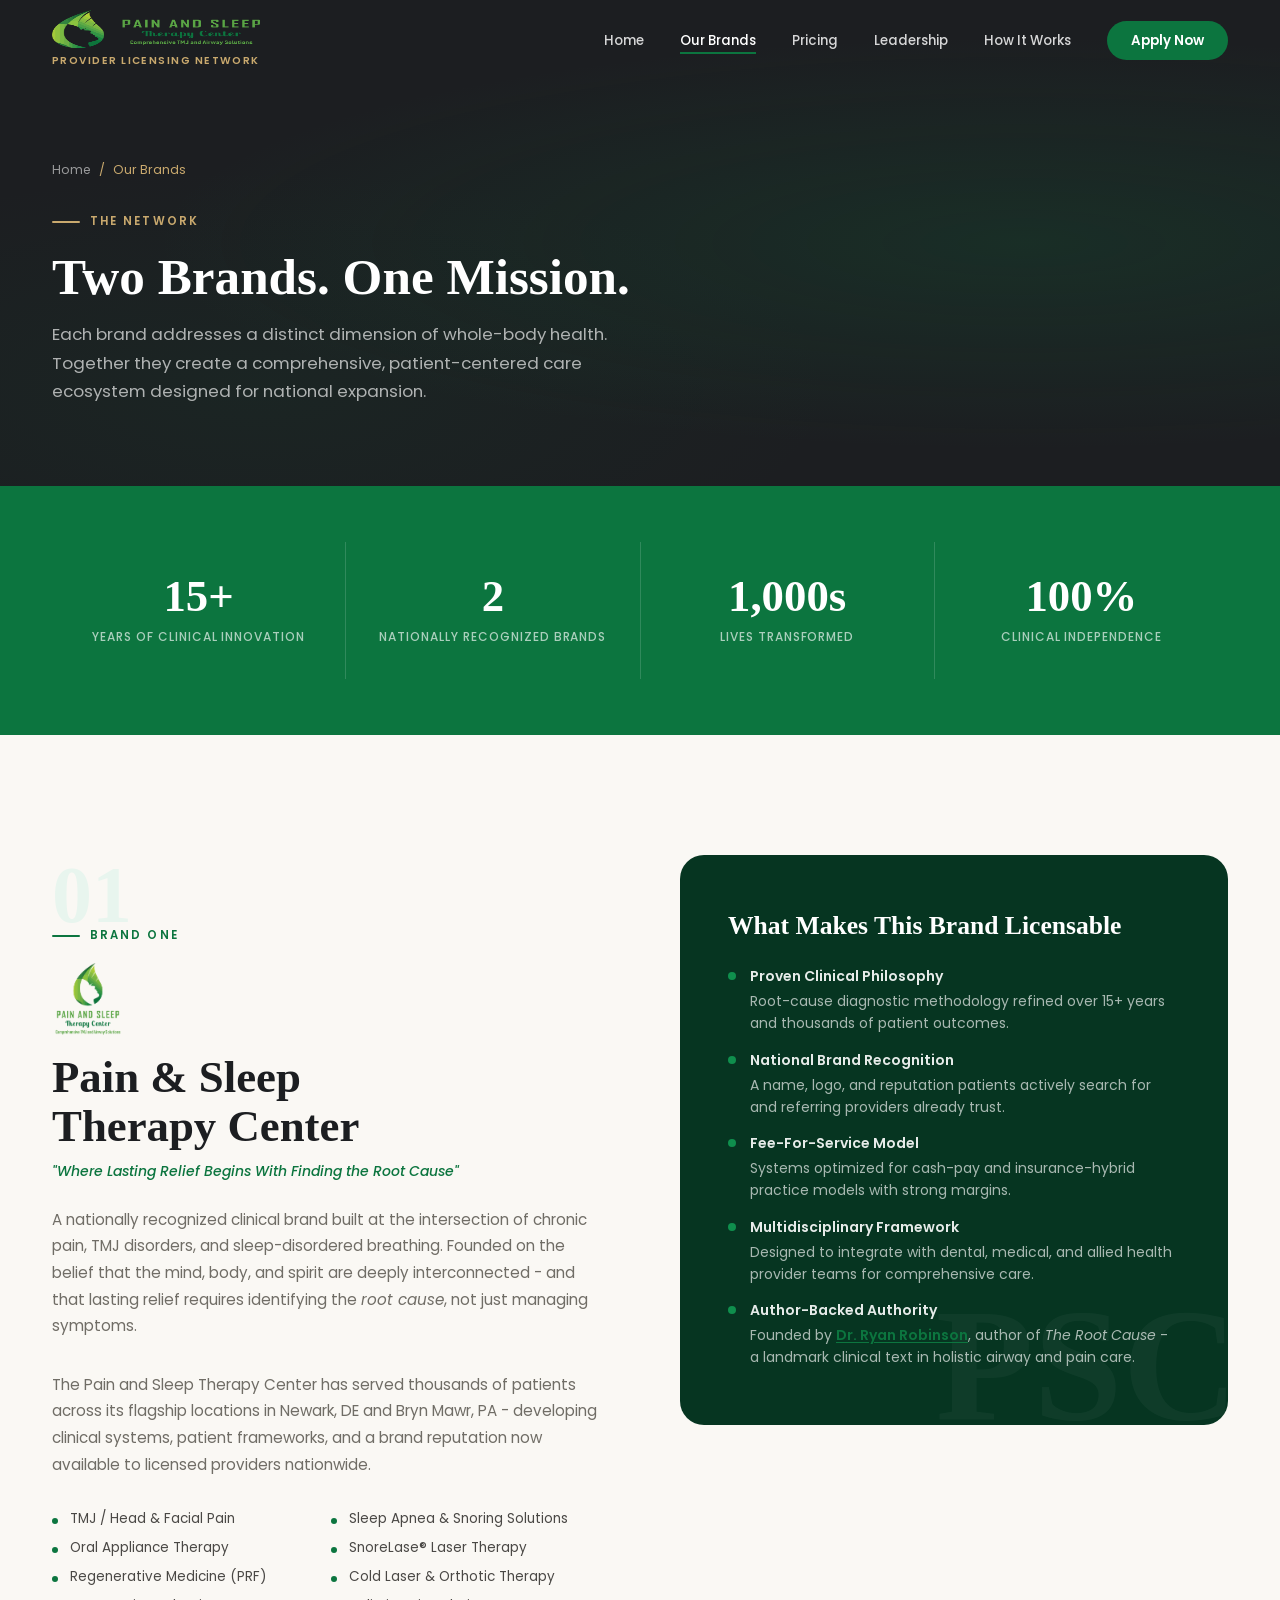
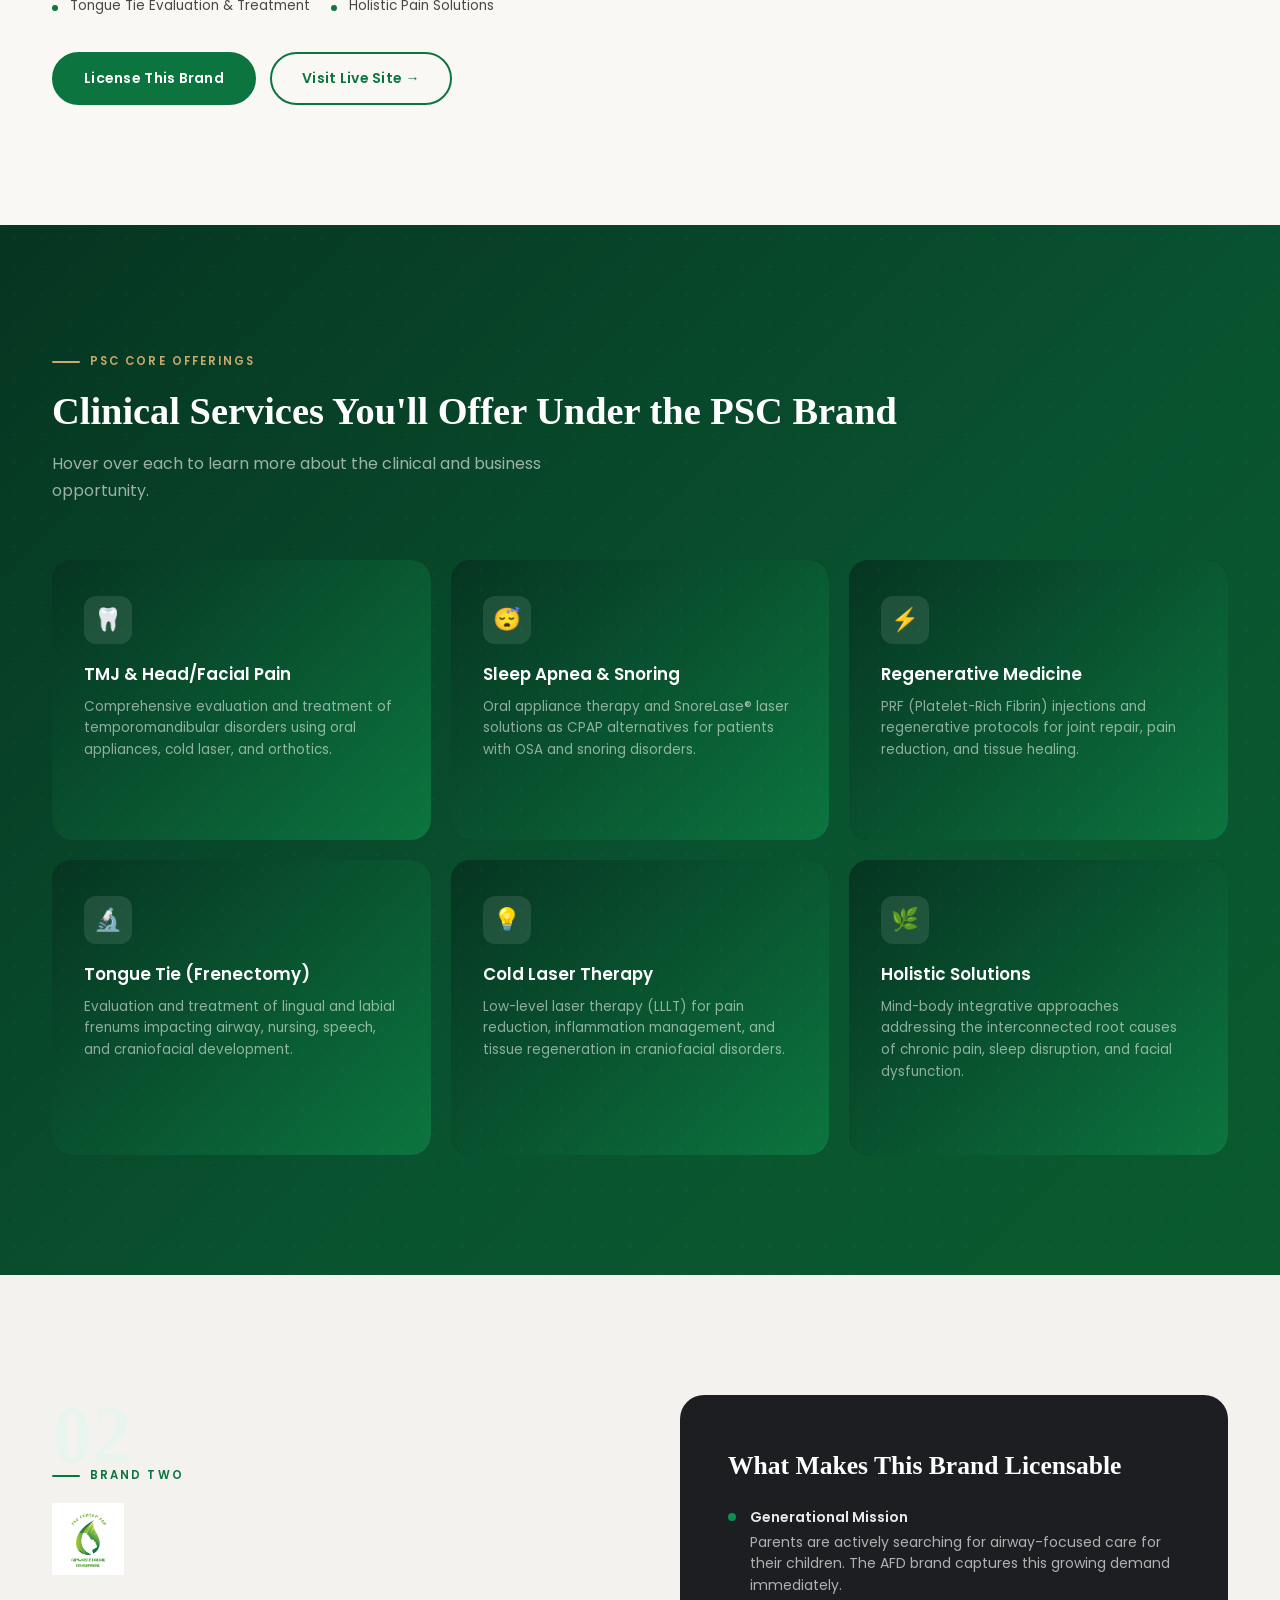
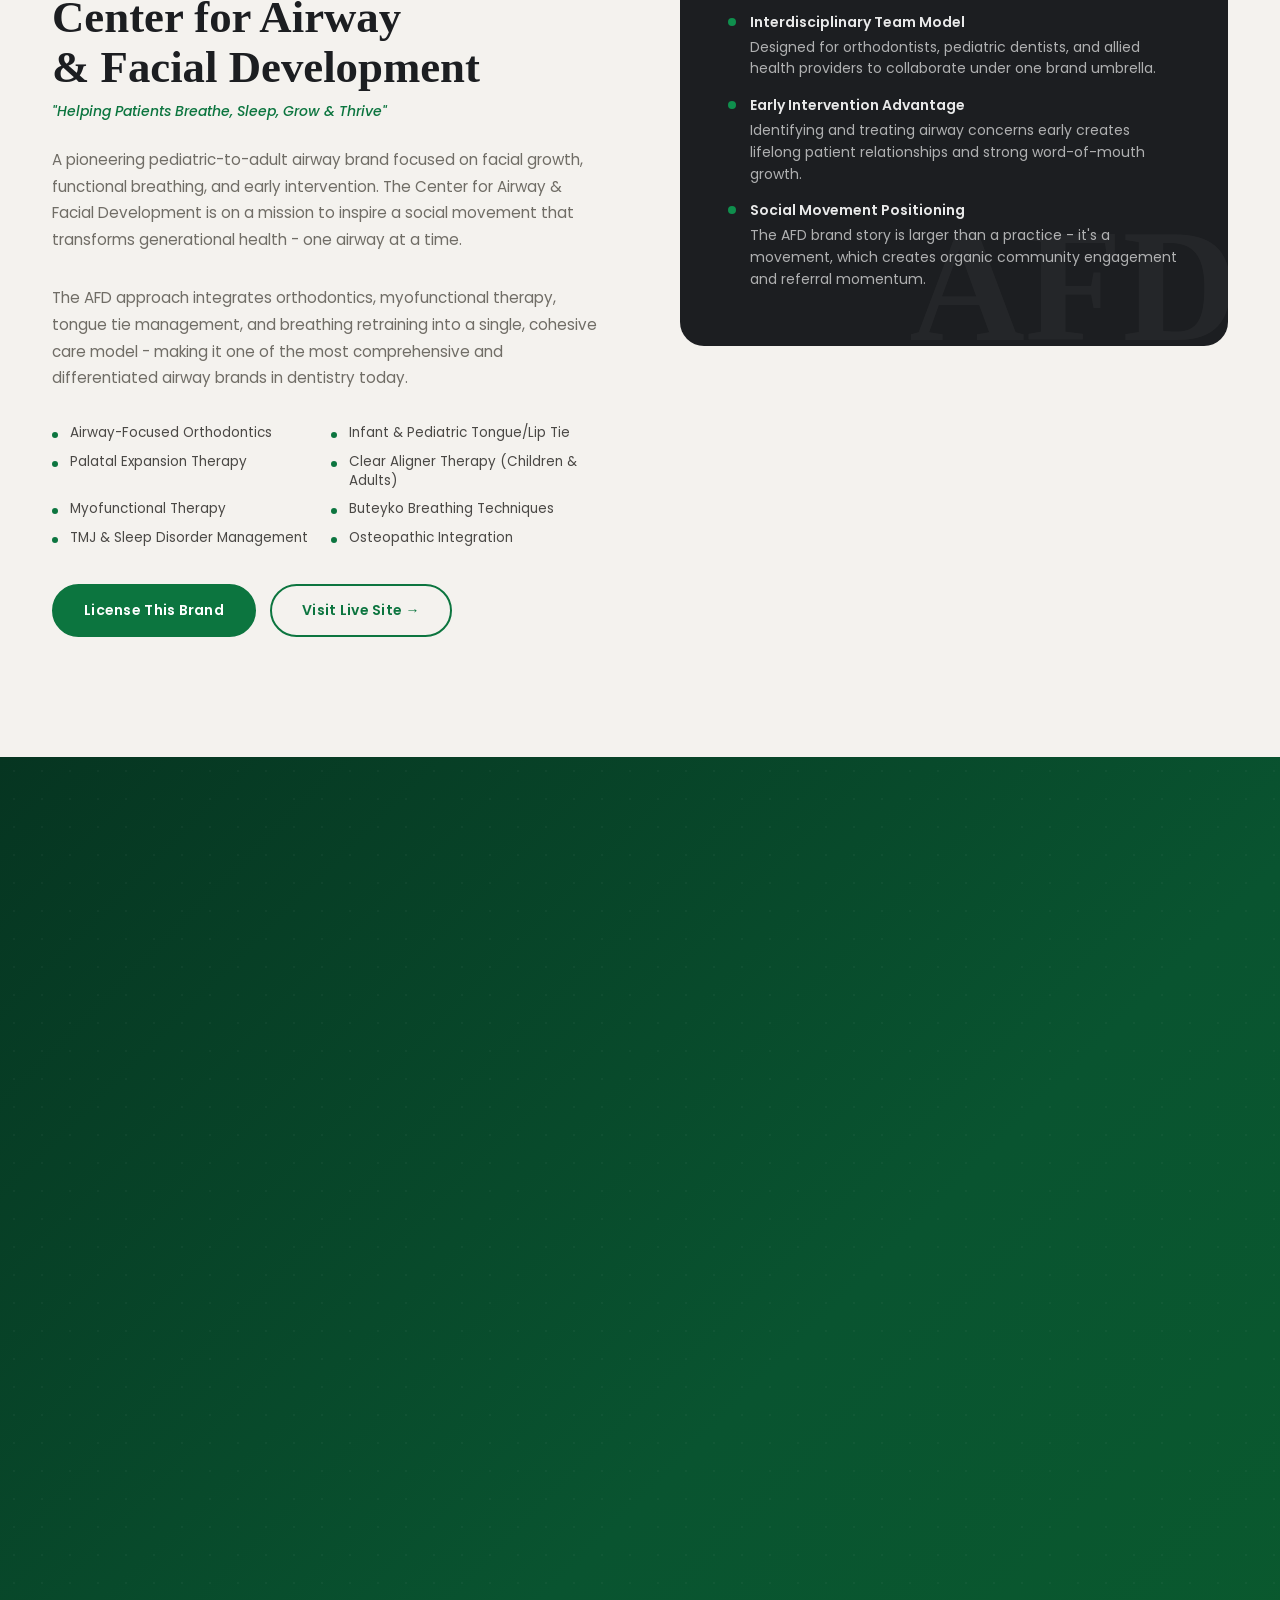
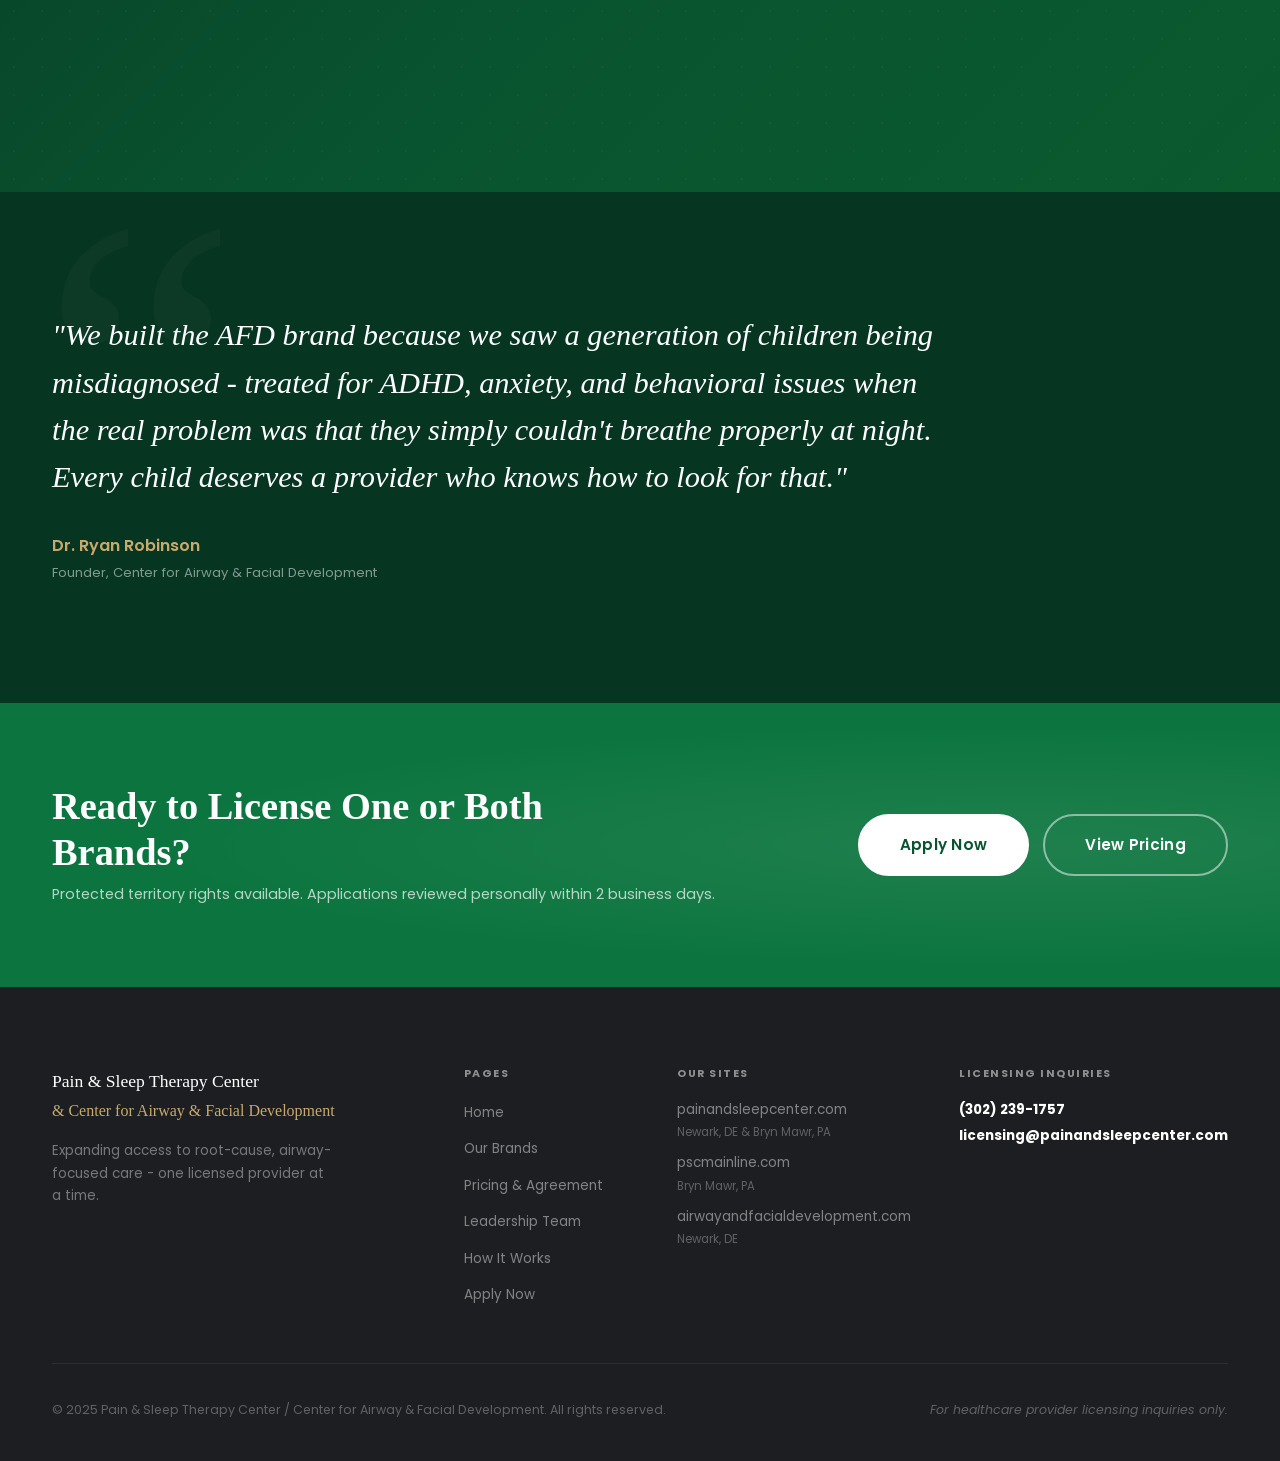
<file: brands.html>
<!DOCTYPE html>
<html lang="en">
<head>
  <meta charset="UTF-8" />
  <meta name="viewport" content="width=device-width, initial-scale=1.0" />
  <title>Our Brands | Pain &amp; Sleep Therapy Center &amp; AFD Provider Licensing</title>
  <meta name="description" content="Explore the Pain and Sleep Therapy Center and Center for Airway &amp; Facial Development brands - two nationally recognized clinical brands available for provider licensing nationwide." />
  <link rel="canonical" href="https://pscprovidernetwork.com/brands.html" />
  <meta property="og:title"       content="Our Brands | PSC &amp; AFD Provider Licensing" />
  <meta property="og:description" content="Two powerful clinical brands built on root-cause care - available for licensing to qualified providers across the country." />
  <meta property="og:type"        content="website" />
  <link rel="preconnect" href="https://fonts.googleapis.com" />
  <link rel="preconnect" href="https://fonts.gstatic.com" crossorigin />
  <link href="https://fonts.googleapis.com/css2?family=Cormorant+Garant:ital,wght@0,400;0,600;0,700;1,400;1,600&family=Poppins:wght@300;400;500;600;700&display=swap" rel="stylesheet" />
  <link rel="stylesheet" href="css/styles.css" />
  <script type="application/ld+json">
  {
    "@context": "https://schema.org",
    "@type": "BreadcrumbList",
    "itemListElement": [
      {"@type":"ListItem","position":1,"name":"Home","item":"https://pscprovidernetwork.com/"},
      {"@type":"ListItem","position":2,"name":"Our Brands","item":"https://pscprovidernetwork.com/brands.html"}
    ]
  }
  </script>
</head>
<body data-page="brands">

  <div class="scroll-progress" id="scrollProgress"></div>

  <header class="site-header" id="siteHeader">
    <nav class="nav-inner">
      <a href="index.html" class="nav-logo">
        <img src="assets/logos/PSTC-logo-HZ-veins%20clear.PNG" alt="Pain &amp; Sleep Therapy Center" class="nav-logo-img">
        <span class="nav-logo-accent">Provider Licensing Network</span>
      </a>
      <ul class="nav-menu" id="navMenu">
        <li><a href="index.html"      class="nav-link">Home</a></li>
        <li><a href="brands.html"     class="nav-link active">Our Brands</a></li>
        <li><a href="pricing.html"    class="nav-link">Pricing</a></li>
        <li><a href="leadership.html" class="nav-link">Leadership</a></li>
        <li><a href="process.html"    class="nav-link">How It Works</a></li>
        <li><a href="apply.html"      class="nav-cta">Apply Now</a></li>
      </ul>
      <button class="nav-toggle" id="navToggle" aria-label="Open menu" aria-expanded="false">
        <span></span><span></span><span></span>
      </button>
    </nav>
  </header>

  <main>

    <!-- Page Hero -->
    <section class="page-hero" aria-label="Page header">
      <div class="container page-hero-inner">
        <nav class="page-hero-breadcrumb" aria-label="Breadcrumb">
          <a href="index.html">Home</a>
          <span aria-hidden="true">/</span>
          <span aria-current="page">Our Brands</span>
        </nav>
        <div class="eyebrow eyebrow--light">The Network</div>
        <h1 class="display-lg">Two Brands. One Mission.</h1>
        <p>Each brand addresses a distinct dimension of whole-body health. Together they create a comprehensive, patient-centered care ecosystem designed for national expansion.</p>
      </div>
    </section>

    <!-- Stats Bar -->
    <div class="stats-bar" aria-label="Network statistics">
      <div class="container">
        <div class="stats-bar-grid">
          <div class="stat-item reveal">
            <span class="stat-item-num">15+</span>
            <span class="stat-item-label">Years of Clinical Innovation</span>
          </div>
          <div class="stat-item reveal reveal-delay-1">
            <span class="stat-item-num">2</span>
            <span class="stat-item-label">Nationally Recognized Brands</span>
          </div>
          <div class="stat-item reveal reveal-delay-2">
            <span class="stat-item-num">1,000s</span>
            <span class="stat-item-label">Lives Transformed</span>
          </div>
          <div class="stat-item reveal reveal-delay-3">
            <span class="stat-item-num">100%</span>
            <span class="stat-item-label">Clinical Independence</span>
          </div>
        </div>
      </div>
    </div>

    <!-- Brand 01: PSC -->
    <section class="brand-section" id="psc" aria-labelledby="psc-heading">
      <div class="container">
        <div class="brand-layout">
          <div class="reveal">
            <div class="brand-number" aria-hidden="true">01</div>
            <div class="eyebrow">Brand One</div>
            <img src="assets/logos/PSTC-logo-STACKED-veins-Tagline.PNG" alt="Pain &amp; Sleep Therapy Center" class="brand-section-logo">
            <h2 class="brand-main-title" id="psc-heading">Pain &amp; Sleep<br />Therapy Center</h2>
            <p class="brand-tagline-text">"Where Lasting Relief Begins With Finding the Root Cause"</p>
            <p class="brand-desc-text">
              A nationally recognized clinical brand built at the intersection of chronic pain,
              TMJ disorders, and sleep-disordered breathing. Founded on the belief that the
              mind, body, and spirit are deeply interconnected - and that lasting relief
              requires identifying the <em>root cause</em>, not just managing symptoms.
            </p>
            <p class="brand-desc-text">
              The Pain and Sleep Therapy Center has served thousands of patients across its
              flagship locations in Newark, DE and Bryn Mawr, PA - developing clinical systems,
              patient frameworks, and a brand reputation now available to licensed providers nationwide.
            </p>
            <ul class="brand-services-list" aria-label="PSC Services">
              <li>TMJ / Head &amp; Facial Pain</li>
              <li>Sleep Apnea &amp; Snoring Solutions</li>
              <li>Oral Appliance Therapy</li>
              <li>SnoreLase® Laser Therapy</li>
              <li>Regenerative Medicine (PRF)</li>
              <li>Cold Laser &amp; Orthotic Therapy</li>
              <li>Tongue Tie Evaluation &amp; Treatment</li>
              <li>Holistic Pain Solutions</li>
            </ul>
            <div style="display:flex; gap:14px; flex-wrap:wrap; margin-top:32px;">
              <a href="apply.html" class="btn btn-green">License This Brand</a>
              <a href="https://painandsleepcenter.com" target="_blank" rel="noopener" class="btn btn-outline-green">Visit Live Site →</a>
            </div>
          </div>
          <div class="brand-visual brand-visual--green reveal reveal-delay-2">
            <span class="brand-visual-bg-text" aria-hidden="true">PSC</span>
            <h3 class="brand-visual-title">What Makes This Brand Licensable</h3>
            <div class="brand-visual-features">
              <div class="brand-visual-feature">
                <div class="feature-dot"></div>
                <div>
                  <strong>Proven Clinical Philosophy</strong>
                  <p>Root-cause diagnostic methodology refined over 15+ years and thousands of patient outcomes.</p>
                </div>
              </div>
              <div class="brand-visual-feature">
                <div class="feature-dot"></div>
                <div>
                  <strong>National Brand Recognition</strong>
                  <p>A name, logo, and reputation patients actively search for and referring providers already trust.</p>
                </div>
              </div>
              <div class="brand-visual-feature">
                <div class="feature-dot"></div>
                <div>
                  <strong>Fee-For-Service Model</strong>
                  <p>Systems optimized for cash-pay and insurance-hybrid practice models with strong margins.</p>
                </div>
              </div>
              <div class="brand-visual-feature">
                <div class="feature-dot"></div>
                <div>
                  <strong>Multidisciplinary Framework</strong>
                  <p>Designed to integrate with dental, medical, and allied health provider teams for comprehensive care.</p>
                </div>
              </div>
              <div class="brand-visual-feature">
                <div class="feature-dot"></div>
                <div>
                  <strong>Author-Backed Authority</strong>
                  <p>Founded by <a href="https://dr-ryan-robinson.netlify.app/about.html" style="color:var(--green); font-weight:600; text-decoration:underline; text-underline-offset:2px;">Dr. Ryan Robinson</a>, author of <em>The Root Cause</em> - a landmark clinical text in holistic airway and pain care.</p>
                </div>
              </div>
            </div>
          </div>
        </div>
      </div>
    </section>

    <!-- Hover Cards: PSC Services Deep Dive -->
    <section class="gradient-section" aria-label="PSC services details">
      <div class="container">
        <div class="section-heading reveal">
          <div class="eyebrow eyebrow--light">PSC Core Offerings</div>
          <h2 class="display-md">Clinical Services You'll Offer Under the PSC Brand</h2>
          <p style="color:rgba(255,255,255,0.6);">Hover over each to learn more about the clinical and business opportunity.</p>
        </div>
        <div class="hover-cards-grid">
          <article class="hover-card reveal">
            <div class="hover-card-bg"></div>
            <div class="hover-card-pattern"></div>
            <div class="hover-card-content">
              <div>
                <div class="hover-card-icon">🦷</div>
                <h4>TMJ &amp; Head/Facial Pain</h4>
                <p class="hover-card-teaser">Comprehensive evaluation and treatment of temporomandibular disorders using oral appliances, cold laser, and orthotics.</p>
                <p class="hover-card-reveal">TMJ is one of the most underdiagnosed and undertreated conditions in healthcare - creating a massive opportunity for practices willing to become the specialist in their market. PSC's diagnostic and treatment framework gives you a clear clinical pathway.</p>
              </div>
              <a href="apply.html" class="hover-card-cta">Get licensed →</a>
            </div>
          </article>
          <article class="hover-card reveal reveal-delay-1">
            <div class="hover-card-bg"></div>
            <div class="hover-card-pattern"></div>
            <div class="hover-card-content">
              <div>
                <div class="hover-card-icon">😴</div>
                <h4>Sleep Apnea &amp; Snoring</h4>
                <p class="hover-card-teaser">Oral appliance therapy and SnoreLase® laser solutions as CPAP alternatives for patients with OSA and snoring disorders.</p>
                <p class="hover-card-reveal">Over 30 million Americans have undiagnosed sleep apnea. Dental sleep medicine is a rapidly growing specialty - and PSC's systems make it easy to integrate into your existing practice workflow with strong case acceptance and patient outcomes.</p>
              </div>
              <a href="apply.html" class="hover-card-cta">Get licensed →</a>
            </div>
          </article>
          <article class="hover-card reveal reveal-delay-2">
            <div class="hover-card-bg"></div>
            <div class="hover-card-pattern"></div>
            <div class="hover-card-content">
              <div>
                <div class="hover-card-icon">⚡</div>
                <h4>Regenerative Medicine</h4>
                <p class="hover-card-teaser">PRF (Platelet-Rich Fibrin) injections and regenerative protocols for joint repair, pain reduction, and tissue healing.</p>
                <p class="hover-card-reveal">Regenerative medicine adds a premium, cash-pay service line that significantly increases practice revenue per patient. PSC's protocols are proven and trainable - with vendor relationships already negotiated for licensed partners.</p>
              </div>
              <a href="apply.html" class="hover-card-cta">Get licensed →</a>
            </div>
          </article>
          <article class="hover-card reveal">
            <div class="hover-card-bg"></div>
            <div class="hover-card-pattern"></div>
            <div class="hover-card-content">
              <div>
                <div class="hover-card-icon">🔬</div>
                <h4>Tongue Tie (Frenectomy)</h4>
                <p class="hover-card-teaser">Evaluation and treatment of lingual and labial frenums impacting airway, nursing, speech, and craniofacial development.</p>
                <p class="hover-card-reveal">Tongue tie is an emerging area of enormous clinical need, especially in pediatric populations. Licensed providers gain access to PSC's referral and co-management frameworks across dental, medical, and therapy disciplines.</p>
              </div>
              <a href="apply.html" class="hover-card-cta">Get licensed →</a>
            </div>
          </article>
          <article class="hover-card reveal reveal-delay-1">
            <div class="hover-card-bg"></div>
            <div class="hover-card-pattern"></div>
            <div class="hover-card-content">
              <div>
                <div class="hover-card-icon">💡</div>
                <h4>Cold Laser Therapy</h4>
                <p class="hover-card-teaser">Low-level laser therapy (LLLT) for pain reduction, inflammation management, and tissue regeneration in craniofacial disorders.</p>
                <p class="hover-card-reveal">Cold laser therapy is a differentiating service that most practices don't offer - giving PSC-branded locations a distinctive, non-surgical treatment option that increases patient loyalty and average case value.</p>
              </div>
              <a href="apply.html" class="hover-card-cta">Get licensed →</a>
            </div>
          </article>
          <article class="hover-card reveal reveal-delay-2">
            <div class="hover-card-bg"></div>
            <div class="hover-card-pattern"></div>
            <div class="hover-card-content">
              <div>
                <div class="hover-card-icon">🌿</div>
                <h4>Holistic Solutions</h4>
                <p class="hover-card-teaser">Mind-body integrative approaches addressing the interconnected root causes of chronic pain, sleep disruption, and facial dysfunction.</p>
                <p class="hover-card-reveal">The PSC brand is built on a holistic philosophy that resonates deeply with today's patients who are tired of symptom management. This framework guides everything from patient intake conversations to treatment plans - making it a brand story that sells itself.</p>
              </div>
              <a href="apply.html" class="hover-card-cta">Get licensed →</a>
            </div>
          </article>
        </div>
      </div>
    </section>

    <!-- Brand 02: AFD -->
    <section class="brand-section brand-section--alt" id="afd" aria-labelledby="afd-heading">
      <div class="container">
        <div class="brand-layout brand-layout--reverse">
          <div class="brand-visual reveal">
            <span class="brand-visual-bg-text" aria-hidden="true">AFD</span>
            <h3 class="brand-visual-title">What Makes This Brand Licensable</h3>
            <div class="brand-visual-features">
              <div class="brand-visual-feature">
                <div class="feature-dot"></div>
                <div>
                  <strong>Generational Mission</strong>
                  <p>Parents are actively searching for airway-focused care for their children. The AFD brand captures this growing demand immediately.</p>
                </div>
              </div>
              <div class="brand-visual-feature">
                <div class="feature-dot"></div>
                <div>
                  <strong>Interdisciplinary Team Model</strong>
                  <p>Designed for orthodontists, pediatric dentists, and allied health providers to collaborate under one brand umbrella.</p>
                </div>
              </div>
              <div class="brand-visual-feature">
                <div class="feature-dot"></div>
                <div>
                  <strong>Early Intervention Advantage</strong>
                  <p>Identifying and treating airway concerns early creates lifelong patient relationships and strong word-of-mouth growth.</p>
                </div>
              </div>
              <div class="brand-visual-feature">
                <div class="feature-dot"></div>
                <div>
                  <strong>Social Movement Positioning</strong>
                  <p>The AFD brand story is larger than a practice - it's a movement, which creates organic community engagement and referral momentum.</p>
                </div>
              </div>
            </div>
          </div>
          <div class="reveal reveal-delay-1">
            <div class="brand-number" aria-hidden="true">02</div>
            <div class="eyebrow">Brand Two</div>
            <img src="assets/logos/The%20Center%20for%20Airway%20and%20Facial%20Development.png" alt="Center for Airway &amp; Facial Development" class="brand-section-logo">
            <h2 class="brand-main-title" id="afd-heading">Center for Airway<br />&amp; Facial Development</h2>
            <p class="brand-tagline-text">"Helping Patients Breathe, Sleep, Grow &amp; Thrive"</p>
            <p class="brand-desc-text">
              A pioneering pediatric-to-adult airway brand focused on facial growth, functional
              breathing, and early intervention. The Center for Airway &amp; Facial Development
              is on a mission to inspire a social movement that transforms generational health -
              one airway at a time.
            </p>
            <p class="brand-desc-text">
              The AFD approach integrates orthodontics, myofunctional therapy, tongue tie management,
              and breathing retraining into a single, cohesive care model - making it one of the most
              comprehensive and differentiated airway brands in dentistry today.
            </p>
            <ul class="brand-services-list" aria-label="AFD Services">
              <li>Airway-Focused Orthodontics</li>
              <li>Infant &amp; Pediatric Tongue/Lip Tie</li>
              <li>Palatal Expansion Therapy</li>
              <li>Clear Aligner Therapy (Children &amp; Adults)</li>
              <li>Myofunctional Therapy</li>
              <li>Buteyko Breathing Techniques</li>
              <li>TMJ &amp; Sleep Disorder Management</li>
              <li>Osteopathic Integration</li>
            </ul>
            <div style="display:flex; gap:14px; flex-wrap:wrap; margin-top:32px;">
              <a href="apply.html" class="btn btn-green">License This Brand</a>
              <a href="https://airwayandfacialdevelopment.com" target="_blank" rel="noopener" class="btn btn-outline-green">Visit Live Site →</a>
            </div>
          </div>
        </div>
      </div>
    </section>

    <!-- Hover Cards: AFD Services -->
    <section class="gradient-section" aria-label="AFD services details">
      <div class="container">
        <div class="section-heading reveal">
          <div class="eyebrow eyebrow--light">AFD Core Offerings</div>
          <h2 class="display-md">Clinical Services You'll Offer Under the AFD Brand</h2>
          <p style="color:rgba(255,255,255,0.6);">Hover over each to learn more about the clinical and business opportunity.</p>
        </div>
        <div class="hover-cards-grid">
          <article class="hover-card reveal">
            <div class="hover-card-bg"></div>
            <div class="hover-card-pattern"></div>
            <div class="hover-card-content">
              <div>
                <div class="hover-card-icon">🦷</div>
                <h4>Airway-Focused Orthodontics</h4>
                <p class="hover-card-teaser">Functional orthodontic treatment prioritizing nasal breathing, proper tongue posture, and facial growth guidance.</p>
                <p class="hover-card-reveal">Airway-focused orthodontics is redefining the specialty. Parents are increasingly aware of the connection between facial development and breathing - and actively seek providers who treat the root cause rather than just straightening teeth.</p>
              </div>
              <a href="apply.html" class="hover-card-cta">Get licensed →</a>
            </div>
          </article>
          <article class="hover-card reveal reveal-delay-1">
            <div class="hover-card-bg"></div>
            <div class="hover-card-pattern"></div>
            <div class="hover-card-content">
              <div>
                <div class="hover-card-icon">👶</div>
                <h4>Infant &amp; Pediatric Tongue Tie</h4>
                <p class="hover-card-teaser">Comprehensive evaluation and frenectomy procedures for infants and children impacting nursing, speech, and airway development.</p>
                <p class="hover-card-reveal">Tongue tie is a massively underdiagnosed condition with life-long implications. AFD's protocols for infant frenectomy create strong relationships with pediatricians, lactation consultants, and speech therapists - building a robust referral network.</p>
              </div>
              <a href="apply.html" class="hover-card-cta">Get licensed →</a>
            </div>
          </article>
          <article class="hover-card reveal reveal-delay-2">
            <div class="hover-card-bg"></div>
            <div class="hover-card-pattern"></div>
            <div class="hover-card-content">
              <div>
                <div class="hover-card-icon">📐</div>
                <h4>Palatal Expansion</h4>
                <p class="hover-card-teaser">Palatal and maxillary expansion therapies that widen the airway, improve nasal breathing, and correct skeletal deficiencies early.</p>
                <p class="hover-card-reveal">Early palatal expansion can prevent decades of downstream health problems - from sleep apnea to orthodontic relapse. AFD's protocols guide providers through patient selection, appliance therapy, and long-term monitoring for optimal outcomes.</p>
              </div>
              <a href="apply.html" class="hover-card-cta">Get licensed →</a>
            </div>
          </article>
          <article class="hover-card reveal">
            <div class="hover-card-bg"></div>
            <div class="hover-card-pattern"></div>
            <div class="hover-card-content">
              <div>
                <div class="hover-card-icon">🧠</div>
                <h4>Myofunctional Therapy</h4>
                <p class="hover-card-teaser">Orofacial myofunctional therapy addressing tongue posture, swallowing patterns, and nasal breathing for long-term stability.</p>
                <p class="hover-card-reveal">Myofunctional therapy is the missing link in most orthodontic and airway practices. AFD's integration of MFT into the care model ensures treatment results are stable - and creates a recurring revenue stream through therapy sessions and patient education programs.</p>
              </div>
              <a href="apply.html" class="hover-card-cta">Get licensed →</a>
            </div>
          </article>
          <article class="hover-card reveal reveal-delay-1">
            <div class="hover-card-bg"></div>
            <div class="hover-card-pattern"></div>
            <div class="hover-card-content">
              <div>
                <div class="hover-card-icon">🌬</div>
                <h4>Buteyko Breathing</h4>
                <p class="hover-card-teaser">Evidence-based Buteyko breathing retraining techniques addressing nasal breathing habits, CO₂ tolerance, and airway function.</p>
                <p class="hover-card-reveal">Buteyko breathing retraining is a highly differentiated offering that positions AFD-branded locations as true airway specialists. It pairs powerfully with orthodontic and myofunctional treatment - creating a holistic patient experience that drives referrals and testimonials.</p>
              </div>
              <a href="apply.html" class="hover-card-cta">Get licensed →</a>
            </div>
          </article>
          <article class="hover-card reveal reveal-delay-2">
            <div class="hover-card-bg"></div>
            <div class="hover-card-pattern"></div>
            <div class="hover-card-content">
              <div>
                <div class="hover-card-icon">✨</div>
                <h4>Clear Aligner Therapy</h4>
                <p class="hover-card-teaser">Functional clear aligner treatment for children and adults - combining aesthetic outcomes with airway-first treatment planning.</p>
                <p class="hover-card-reveal">Clear aligner therapy provides a proven revenue stream while reinforcing the AFD brand's airway-first philosophy. By integrating aligner therapy with breathing and myofunctional protocols, AFD-branded locations deliver outcomes that traditional aligner practices simply cannot match.</p>
              </div>
              <a href="apply.html" class="hover-card-cta">Get licensed →</a>
            </div>
          </article>
        </div>
      </div>
    </section>

    <!-- Founder Quote -->
    <section class="quote-section" aria-label="Founder quote">
      <div class="container">
        <blockquote class="reveal">
          "We built the AFD brand because we saw a generation of children being misdiagnosed -
          treated for ADHD, anxiety, and behavioral issues when the real problem was that
          they simply couldn't breathe properly at night. Every child deserves a provider
          who knows how to look for that."
        </blockquote>
        <div class="quote-cite reveal reveal-delay-1">
          <strong>Dr. Ryan Robinson</strong>
          <span>Founder, Center for Airway &amp; Facial Development</span>
        </div>
      </div>
    </section>

    <!-- CTA -->
    <section class="cta-strip" aria-label="Call to action">
      <div class="container">
        <div class="cta-strip-inner">
          <div>
            <h2>Ready to License One or Both Brands?</h2>
            <p>Protected territory rights available. Applications reviewed personally within 2 business days.</p>
          </div>
          <div class="cta-strip-actions">
            <a href="apply.html"  class="btn btn-white btn-lg">Apply Now</a>
            <a href="pricing.html" class="btn btn-outline-white btn-lg">View Pricing</a>
          </div>
        </div>
      </div>
    </section>

  </main>

  <footer class="site-footer" aria-label="Site footer">
    <div class="container">
      <div class="footer-grid">
        <div>
          <div class="footer-brand-name">Pain &amp; Sleep Therapy Center</div>
          <div class="footer-brand-sub">&amp; Center for Airway &amp; Facial Development</div>
          <p class="footer-brand-desc">Expanding access to root-cause, airway-focused care - one licensed provider at a time.</p>
        </div>
        <div class="footer-col">
          <h5>Pages</h5>
          <ul>
            <li><a href="index.html">Home</a></li>
            <li><a href="brands.html">Our Brands</a></li>
            <li><a href="pricing.html">Pricing &amp; Agreement</a></li>
            <li><a href="leadership.html">Leadership Team</a></li>
            <li><a href="process.html">How It Works</a></li>
            <li><a href="apply.html">Apply Now</a></li>
          </ul>
        </div>
        <div class="footer-col">
          <h5>Our Sites</h5>
          <ul>
            <li class="footer-site-link"><a href="https://painandsleepcenter.com" target="_blank" rel="noopener">painandsleepcenter.com</a><span>Newark, DE &amp; Bryn Mawr, PA</span></li>
            <li class="footer-site-link"><a href="https://pscmainline.com" target="_blank" rel="noopener">pscmainline.com</a><span>Bryn Mawr, PA</span></li>
            <li class="footer-site-link"><a href="https://airwayandfacialdevelopment.com" target="_blank" rel="noopener">airwayandfacialdevelopment.com</a><span>Newark, DE</span></li>
          </ul>
        </div>
        <div class="footer-col footer-contact">
          <h5>Licensing Inquiries</h5>
          <p><strong>(302) 239-1757</strong></p>
          <p><strong>licensing@painandsleepcenter.com</strong></p>
        </div>
      </div>
      <div class="footer-bottom">
        <p>&copy; 2025 Pain &amp; Sleep Therapy Center / Center for Airway &amp; Facial Development. All rights reserved.</p>
        <p class="footer-disclaimer">For healthcare provider licensing inquiries only.</p>
      </div>
    </div>
  </footer>

  <script src="js/main.js"></script>
</body>
</html>
</file>
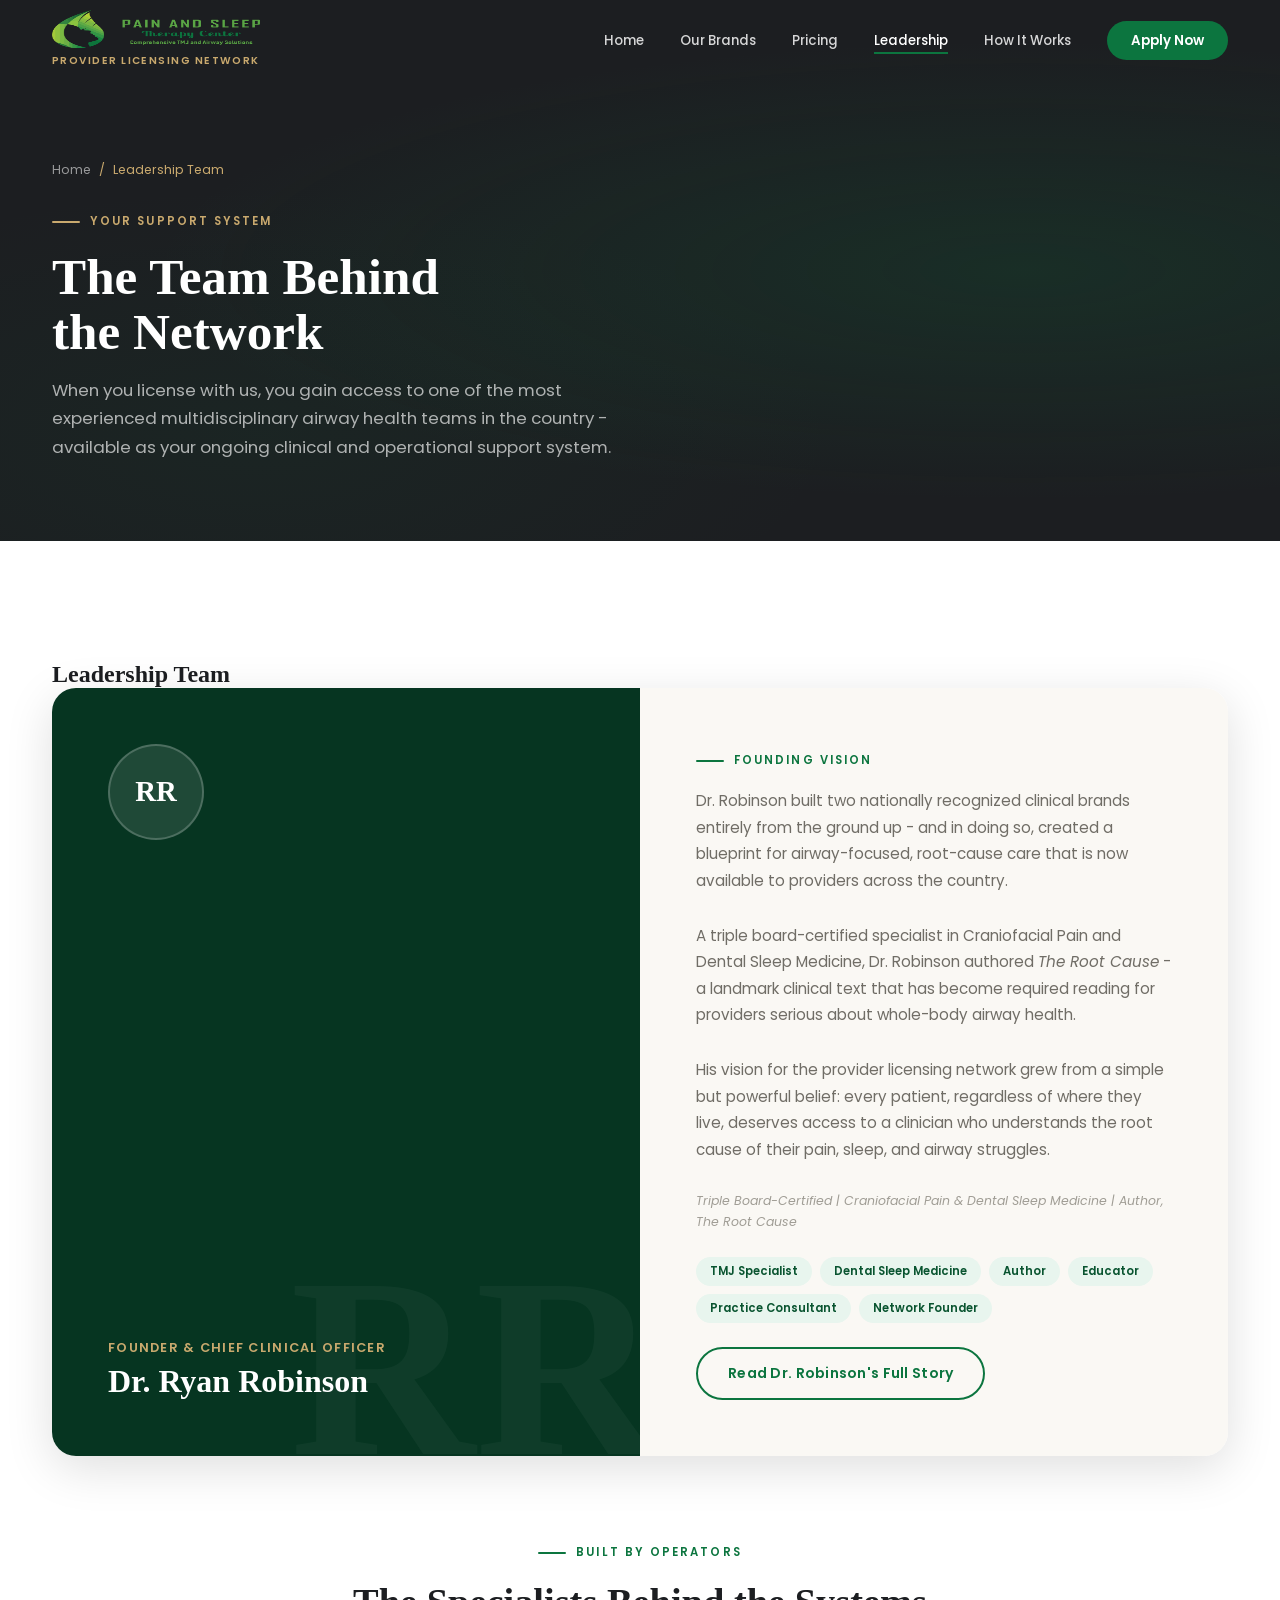
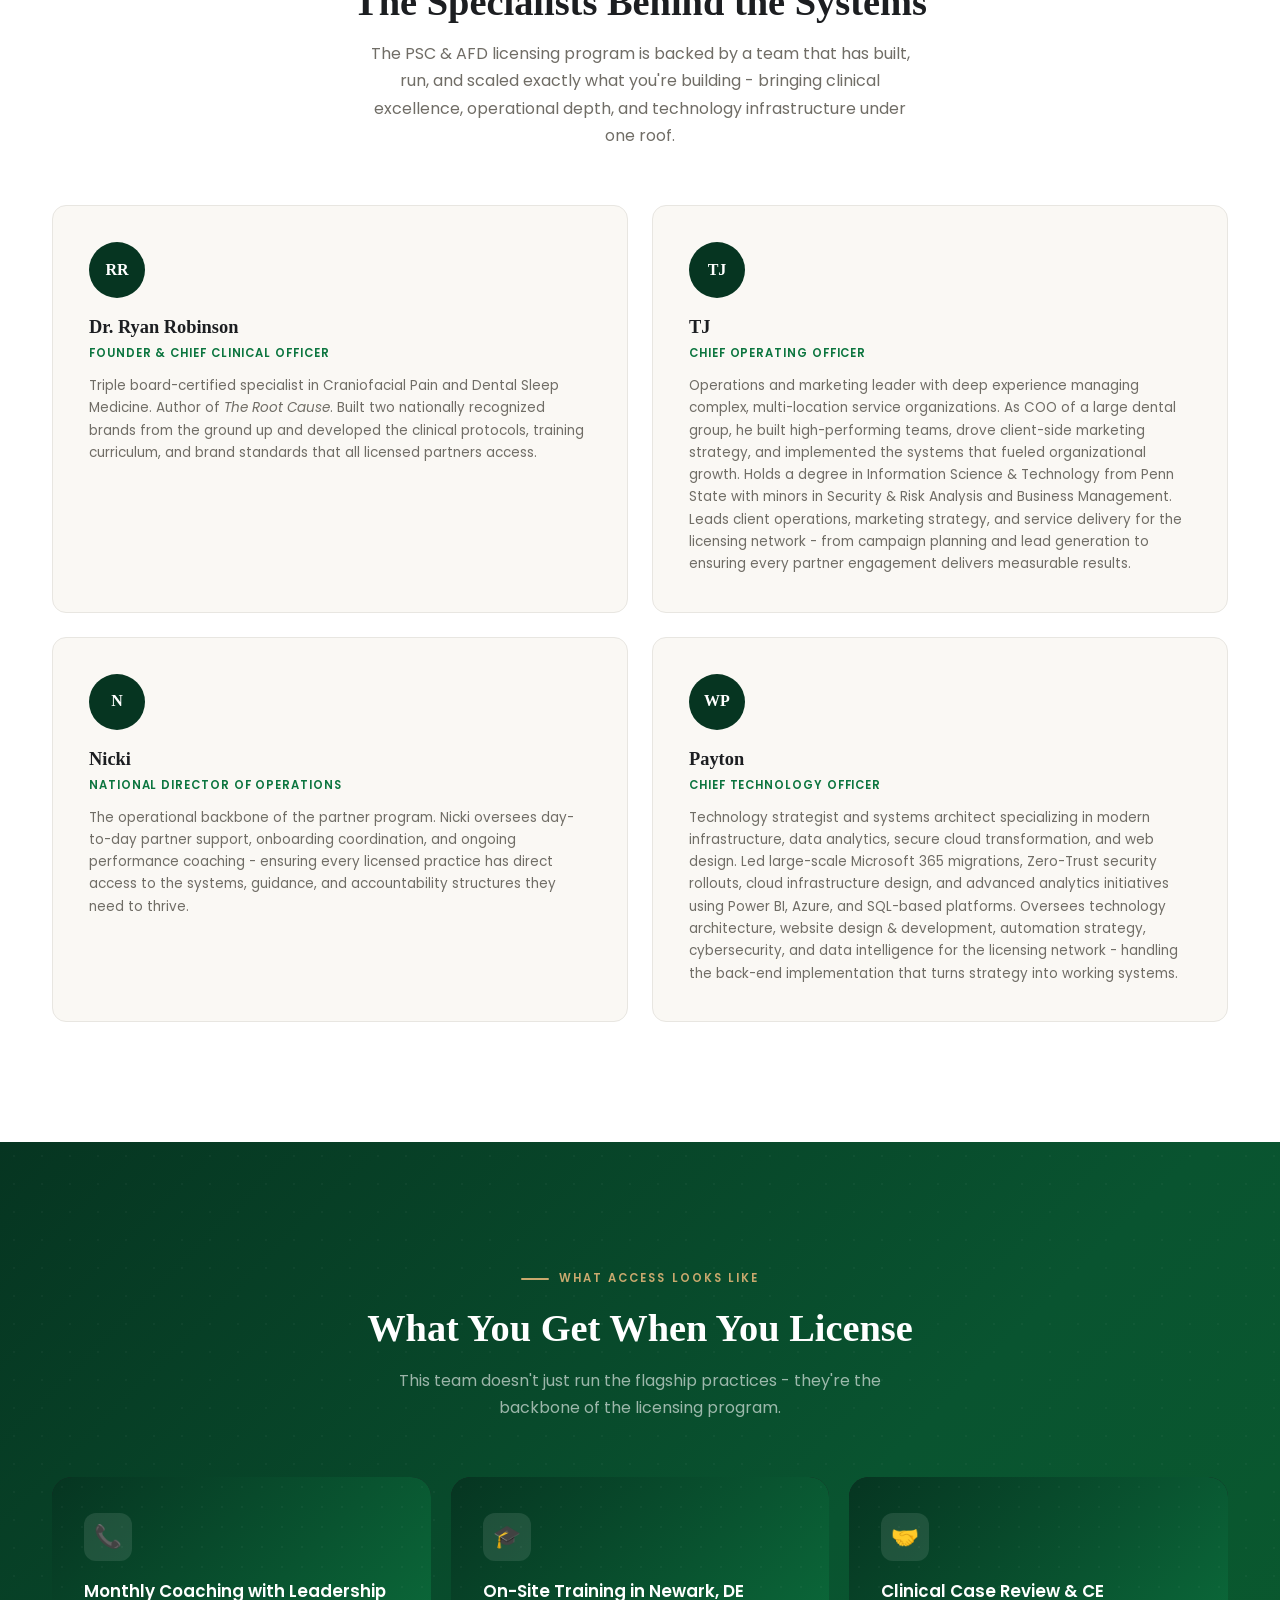
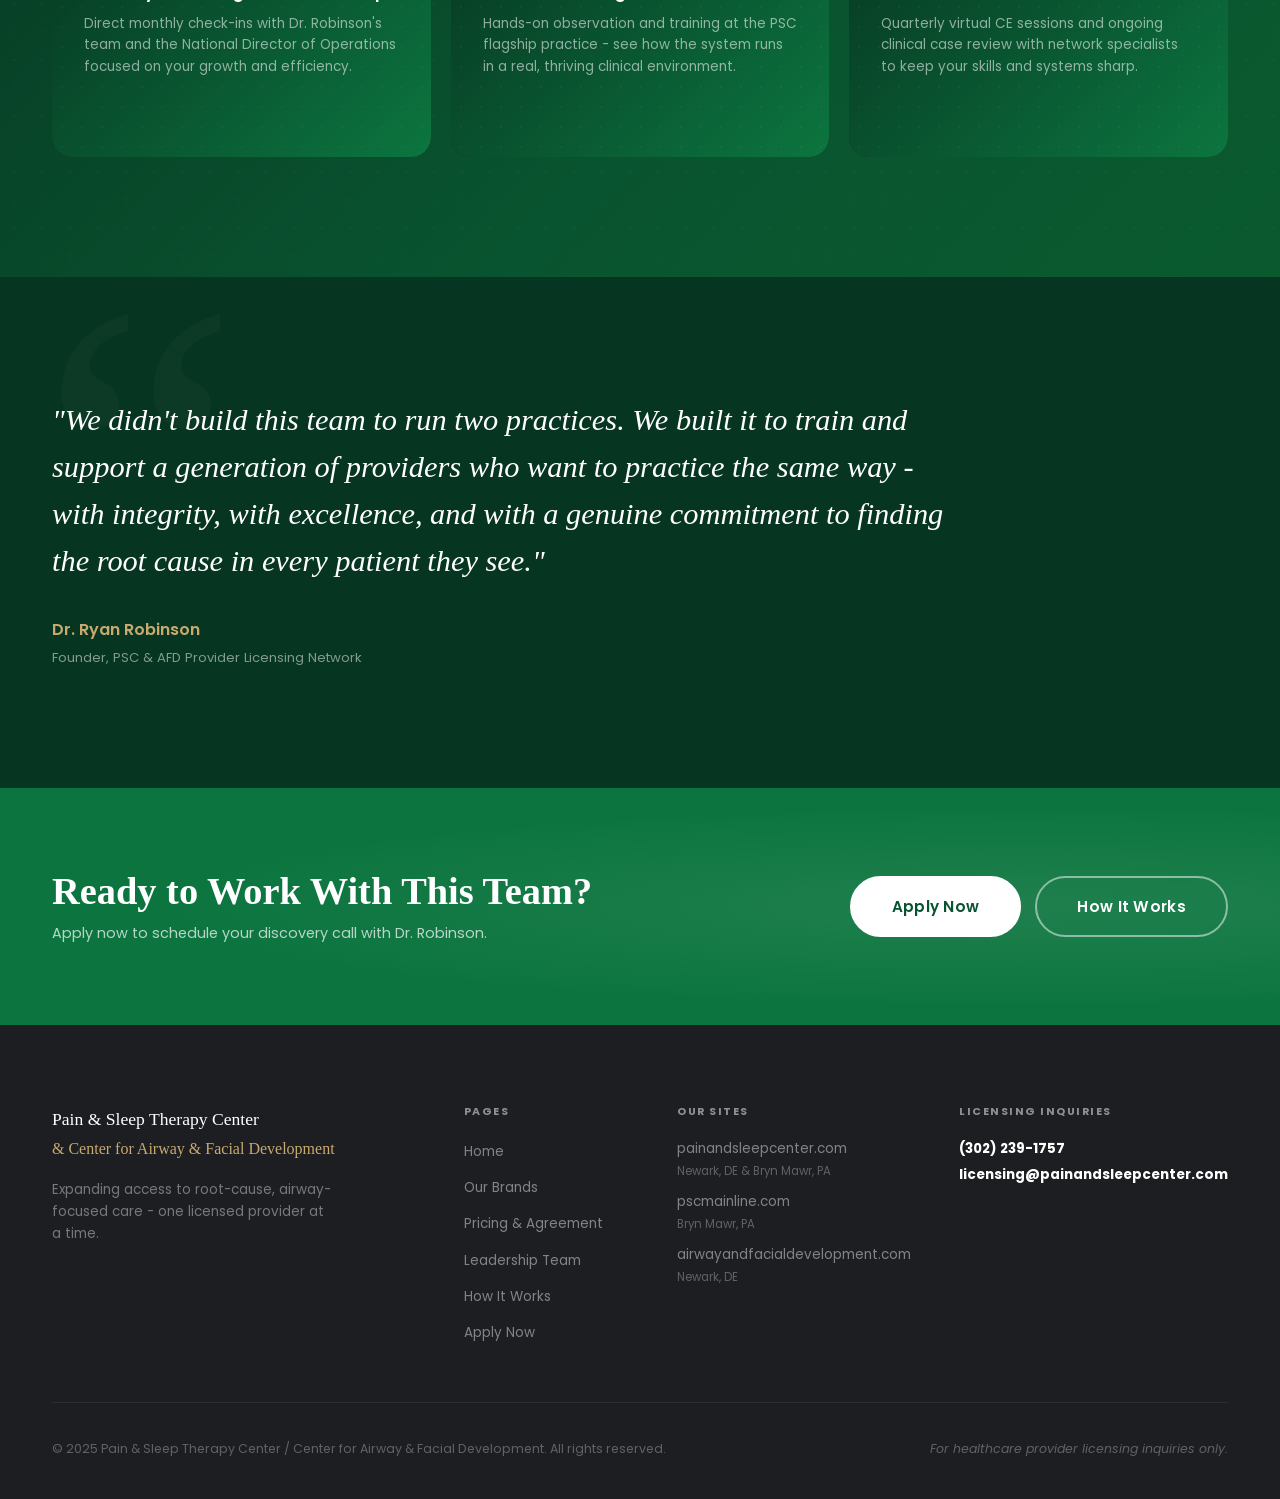
<file: leadership.html>
<!DOCTYPE html>
<html lang="en">
<head>
  <meta charset="UTF-8" />
  <meta name="viewport" content="width=device-width, initial-scale=1.0" />
  <title>Leadership Team | PSC &amp; AFD Provider Licensing Network</title>
  <meta name="description" content="Meet the team behind the PSC and AFD provider licensing network - led by Dr. Ryan Robinson, triple board-certified founder and author of The Root Cause." />
  <link rel="canonical" href="https://pscprovidernetwork.com/leadership.html" />
  <meta property="og:title"       content="Leadership Team | PSC &amp; AFD Provider Licensing" />
  <meta property="og:description" content="When you license with us, you gain access to one of the most experienced multidisciplinary airway health teams in the country." />
  <meta property="og:type"        content="website" />
  <link rel="preconnect" href="https://fonts.googleapis.com" />
  <link rel="preconnect" href="https://fonts.gstatic.com" crossorigin />
  <link href="https://fonts.googleapis.com/css2?family=Cormorant+Garant:ital,wght@0,400;0,600;0,700;1,400;1,600&family=Poppins:wght@300;400;500;600;700&display=swap" rel="stylesheet" />
  <link rel="stylesheet" href="css/styles.css" />
  <script type="application/ld+json">
  {
    "@context": "https://schema.org",
    "@type": "BreadcrumbList",
    "itemListElement": [
      {"@type":"ListItem","position":1,"name":"Home","item":"https://pscprovidernetwork.com/"},
      {"@type":"ListItem","position":2,"name":"Leadership Team","item":"https://pscprovidernetwork.com/leadership.html"}
    ]
  }
  </script>
</head>
<body data-page="leadership">

  <div class="scroll-progress" id="scrollProgress"></div>

  <header class="site-header" id="siteHeader">
    <nav class="nav-inner">
      <a href="index.html" class="nav-logo">
        <img src="assets/logos/PSTC-logo-HZ-veins%20clear.PNG" alt="Pain &amp; Sleep Therapy Center" class="nav-logo-img">
        <span class="nav-logo-accent">Provider Licensing Network</span>
      </a>
      <ul class="nav-menu" id="navMenu">
        <li><a href="index.html"      class="nav-link">Home</a></li>
        <li><a href="brands.html"     class="nav-link">Our Brands</a></li>
        <li><a href="pricing.html"    class="nav-link">Pricing</a></li>
        <li><a href="leadership.html" class="nav-link active">Leadership</a></li>
        <li><a href="process.html"    class="nav-link">How It Works</a></li>
        <li><a href="apply.html"      class="nav-cta">Apply Now</a></li>
      </ul>
      <button class="nav-toggle" id="navToggle" aria-label="Open menu" aria-expanded="false">
        <span></span><span></span><span></span>
      </button>
    </nav>
  </header>

  <main>

    <!-- Page Hero -->
    <section class="page-hero" aria-label="Page header">
      <div class="container page-hero-inner">
        <nav class="page-hero-breadcrumb" aria-label="Breadcrumb">
          <a href="index.html">Home</a>
          <span>/</span>
          <span aria-current="page">Leadership Team</span>
        </nav>
        <div class="eyebrow eyebrow--light">Your Support System</div>
        <h1 class="display-lg">The Team Behind<br />the Network</h1>
        <p>When you license with us, you gain access to one of the most experienced multidisciplinary airway health teams in the country - available as your ongoing clinical and operational support system.</p>
      </div>
    </section>

    <!-- Leadership Section -->
    <section class="leadership-section" aria-labelledby="leadership-heading">
      <div class="container">

        <!-- Dr. Ryan Robinson - Featured -->
        <h2 class="sr-only" id="leadership-heading">Leadership Team</h2>
        <article class="featured-leader reveal" aria-label="Dr. Ryan Robinson">
          <div class="featured-leader-visual">
            <div class="featured-leader-avatar" aria-hidden="true">RR</div>
            <div>
              <p class="leader-title">Founder &amp; Chief Clinical Officer</p>
              <h3>Dr. Ryan Robinson</h3>
            </div>
          </div>
          <div class="featured-leader-info">
            <div class="eyebrow">Founding Vision</div>
            <p>
              Dr. Robinson built two nationally recognized clinical brands entirely from the ground up -
              and in doing so, created a blueprint for airway-focused, root-cause care that is now
              available to providers across the country.
            </p>
            <p>
              A triple board-certified specialist in Craniofacial Pain and Dental Sleep Medicine,
              Dr. Robinson authored <em>The Root Cause</em> - a landmark clinical text that has become
              required reading for providers serious about whole-body airway health.
            </p>
            <p>
              His vision for the provider licensing network grew from a simple but powerful belief:
              every patient, regardless of where they live, deserves access to a clinician who
              understands the root cause of their pain, sleep, and airway struggles.
            </p>
            <span class="leader-creds">Triple Board-Certified | Craniofacial Pain &amp; Dental Sleep Medicine | Author, <em>The Root Cause</em></span>
            <div class="leader-tags">
              <span class="leader-tag">TMJ Specialist</span>
              <span class="leader-tag">Dental Sleep Medicine</span>
              <span class="leader-tag">Author</span>
              <span class="leader-tag">Educator</span>
              <span class="leader-tag">Practice Consultant</span>
              <span class="leader-tag">Network Founder</span>
            </div>
            <a class="btn btn-outline-green" href="https://dr-ryan-robinson.netlify.app/about.html" style="margin-top:24px; align-self:flex-start;">Read Dr. Robinson's Full Story</a>
          </div>
        </article>

        <!-- Team Grid -->
        <div class="section-heading section-heading--center reveal" style="margin-top:80px;">
          <div class="eyebrow">Built by Operators</div>
          <h2 class="display-md">The Specialists Behind the Systems</h2>
          <p>The PSC &amp; AFD licensing program is backed by a team that has built, run, and scaled exactly what you're building - bringing clinical excellence, operational depth, and technology infrastructure under one roof.</p>
        </div>

        <div class="team-grid" style="grid-template-columns: repeat(2, 1fr);">

          <article class="team-card reveal">
            <div class="team-card-avatar" aria-hidden="true">RR</div>
            <h4>Dr. Ryan Robinson</h4>
            <span class="card-title">Founder &amp; Chief Clinical Officer</span>
            <p>Triple board-certified specialist in Craniofacial Pain and Dental Sleep Medicine. Author of <em>The Root Cause</em>. Built two nationally recognized brands from the ground up and developed the clinical protocols, training curriculum, and brand standards that all licensed partners access.</p>
          </article>

          <article class="team-card reveal reveal-delay-1">
            <div class="team-card-avatar" aria-hidden="true">TJ</div>
            <h4>TJ</h4>
            <span class="card-title">Chief Operating Officer</span>
            <p>Operations and marketing leader with deep experience managing complex, multi-location service organizations. As COO of a large dental group, he built high-performing teams, drove client-side marketing strategy, and implemented the systems that fueled organizational growth. Holds a degree in Information Science &amp; Technology from Penn State with minors in Security &amp; Risk Analysis and Business Management. Leads client operations, marketing strategy, and service delivery for the licensing network - from campaign planning and lead generation to ensuring every partner engagement delivers measurable results.</p>
          </article>

          <article class="team-card reveal">
            <div class="team-card-avatar" aria-hidden="true">N</div>
            <h4>Nicki</h4>
            <span class="card-title">National Director of Operations</span>
            <p>The operational backbone of the partner program. Nicki oversees day-to-day partner support, onboarding coordination, and ongoing performance coaching - ensuring every licensed practice has direct access to the systems, guidance, and accountability structures they need to thrive.</p>
          </article>

          <article class="team-card reveal reveal-delay-1">
            <div class="team-card-avatar" aria-hidden="true">WP</div>
            <h4>Payton</h4>
            <span class="card-title">Chief Technology Officer</span>
            <p>Technology strategist and systems architect specializing in modern infrastructure, data analytics, secure cloud transformation, and web design. Led large-scale Microsoft 365 migrations, Zero-Trust security rollouts, cloud infrastructure design, and advanced analytics initiatives using Power BI, Azure, and SQL-based platforms. Oversees technology architecture, website design &amp; development, automation strategy, cybersecurity, and data intelligence for the licensing network - handling the back-end implementation that turns strategy into working systems.</p>
          </article>

        </div>
      </div>
    </section>

    <!-- What Access Looks Like -->
    <section class="gradient-section" aria-label="What team access means for partners">
      <div class="container">
        <div class="section-heading section-heading--center reveal">
          <div class="eyebrow eyebrow--light">What Access Looks Like</div>
          <h2 class="display-md">What You Get When You License</h2>
          <p style="color:rgba(255,255,255,0.6);">This team doesn't just run the flagship practices - they're the backbone of the licensing program.</p>
        </div>
        <div class="hover-cards-grid">
          <article class="hover-card reveal">
            <div class="hover-card-bg"></div>
            <div class="hover-card-pattern"></div>
            <div class="hover-card-content">
              <div>
                <div class="hover-card-icon">📞</div>
                <h4>Monthly Coaching with Leadership</h4>
                <p class="hover-card-teaser">Direct monthly check-ins with Dr. Robinson's team and the National Director of Operations focused on your growth and efficiency.</p>
                <p class="hover-card-reveal">These aren't generic business coaching calls. They're tailored sessions focused on your specific practice, market, team challenges, and growth opportunities - with direct input from people who have built and run the same type of practice you're building.</p>
              </div>
            </div>
          </article>
          <article class="hover-card reveal reveal-delay-1">
            <div class="hover-card-bg"></div>
            <div class="hover-card-pattern"></div>
            <div class="hover-card-content">
              <div>
                <div class="hover-card-icon">🎓</div>
                <h4>On-Site Training in Newark, DE</h4>
                <p class="hover-card-teaser">Hands-on observation and training at the PSC flagship practice - see how the system runs in a real, thriving clinical environment.</p>
                <p class="hover-card-reveal">Seeing is believing. Your on-site training immerses you in the workflows, patient experience, team culture, and clinical protocols that make PSC's model work. You'll leave with a clear picture of exactly what you're building - and the confidence to build it.</p>
              </div>
            </div>
          </article>
          <article class="hover-card reveal reveal-delay-2">
            <div class="hover-card-bg"></div>
            <div class="hover-card-pattern"></div>
            <div class="hover-card-content">
              <div>
                <div class="hover-card-icon">🤝</div>
                <h4>Clinical Case Review &amp; CE</h4>
                <p class="hover-card-teaser">Quarterly virtual CE sessions and ongoing clinical case review with network specialists to keep your skills and systems sharp.</p>
                <p class="hover-card-reveal">Continuing education in the PSC network isn't generic CE. It's focused, practical training built around the specific clinical scenarios and business challenges you face as a licensed provider - delivered by specialists who have seen it all.</p>
              </div>
            </div>
          </article>
        </div>
      </div>
    </section>

    <!-- Quote -->
    <section class="quote-section" aria-label="Team philosophy quote">
      <div class="container">
        <blockquote class="reveal">
          "We didn't build this team to run two practices. We built it to train and support
          a generation of providers who want to practice the same way - with integrity,
          with excellence, and with a genuine commitment to finding the root cause
          in every patient they see."
        </blockquote>
        <div class="quote-cite reveal reveal-delay-1">
          <strong>Dr. Ryan Robinson</strong>
          <span>Founder, PSC &amp; AFD Provider Licensing Network</span>
        </div>
      </div>
    </section>

    <!-- CTA -->
    <section class="cta-strip" aria-label="Call to action">
      <div class="container">
        <div class="cta-strip-inner">
          <div>
            <h2>Ready to Work With This Team?</h2>
            <p>Apply now to schedule your discovery call with Dr. Robinson.</p>
          </div>
          <div class="cta-strip-actions">
            <a href="apply.html"  class="btn btn-white btn-lg">Apply Now</a>
            <a href="process.html" class="btn btn-outline-white btn-lg">How It Works</a>
          </div>
        </div>
      </div>
    </section>

  </main>

  <footer class="site-footer" aria-label="Site footer">
    <div class="container">
      <div class="footer-grid">
        <div>
          <div class="footer-brand-name">Pain &amp; Sleep Therapy Center</div>
          <div class="footer-brand-sub">&amp; Center for Airway &amp; Facial Development</div>
          <p class="footer-brand-desc">Expanding access to root-cause, airway-focused care - one licensed provider at a time.</p>
        </div>
        <div class="footer-col">
          <h5>Pages</h5>
          <ul>
            <li><a href="index.html">Home</a></li>
            <li><a href="brands.html">Our Brands</a></li>
            <li><a href="pricing.html">Pricing &amp; Agreement</a></li>
            <li><a href="leadership.html">Leadership Team</a></li>
            <li><a href="process.html">How It Works</a></li>
            <li><a href="apply.html">Apply Now</a></li>
          </ul>
        </div>
        <div class="footer-col">
          <h5>Our Sites</h5>
          <ul>
            <li class="footer-site-link"><a href="https://painandsleepcenter.com" target="_blank" rel="noopener">painandsleepcenter.com</a><span>Newark, DE &amp; Bryn Mawr, PA</span></li>
            <li class="footer-site-link"><a href="https://pscmainline.com" target="_blank" rel="noopener">pscmainline.com</a><span>Bryn Mawr, PA</span></li>
            <li class="footer-site-link"><a href="https://airwayandfacialdevelopment.com" target="_blank" rel="noopener">airwayandfacialdevelopment.com</a><span>Newark, DE</span></li>
          </ul>
        </div>
        <div class="footer-col footer-contact">
          <h5>Licensing Inquiries</h5>
          <p><strong>(302) 239-1757</strong></p>
          <p><strong>licensing@painandsleepcenter.com</strong></p>
        </div>
      </div>
      <div class="footer-bottom">
        <p>&copy; 2025 Pain &amp; Sleep Therapy Center / Center for Airway &amp; Facial Development. All rights reserved.</p>
        <p class="footer-disclaimer">For healthcare provider licensing inquiries only.</p>
      </div>
    </div>
  </footer>

  <script src="js/main.js"></script>
</body>
</html>
</file>
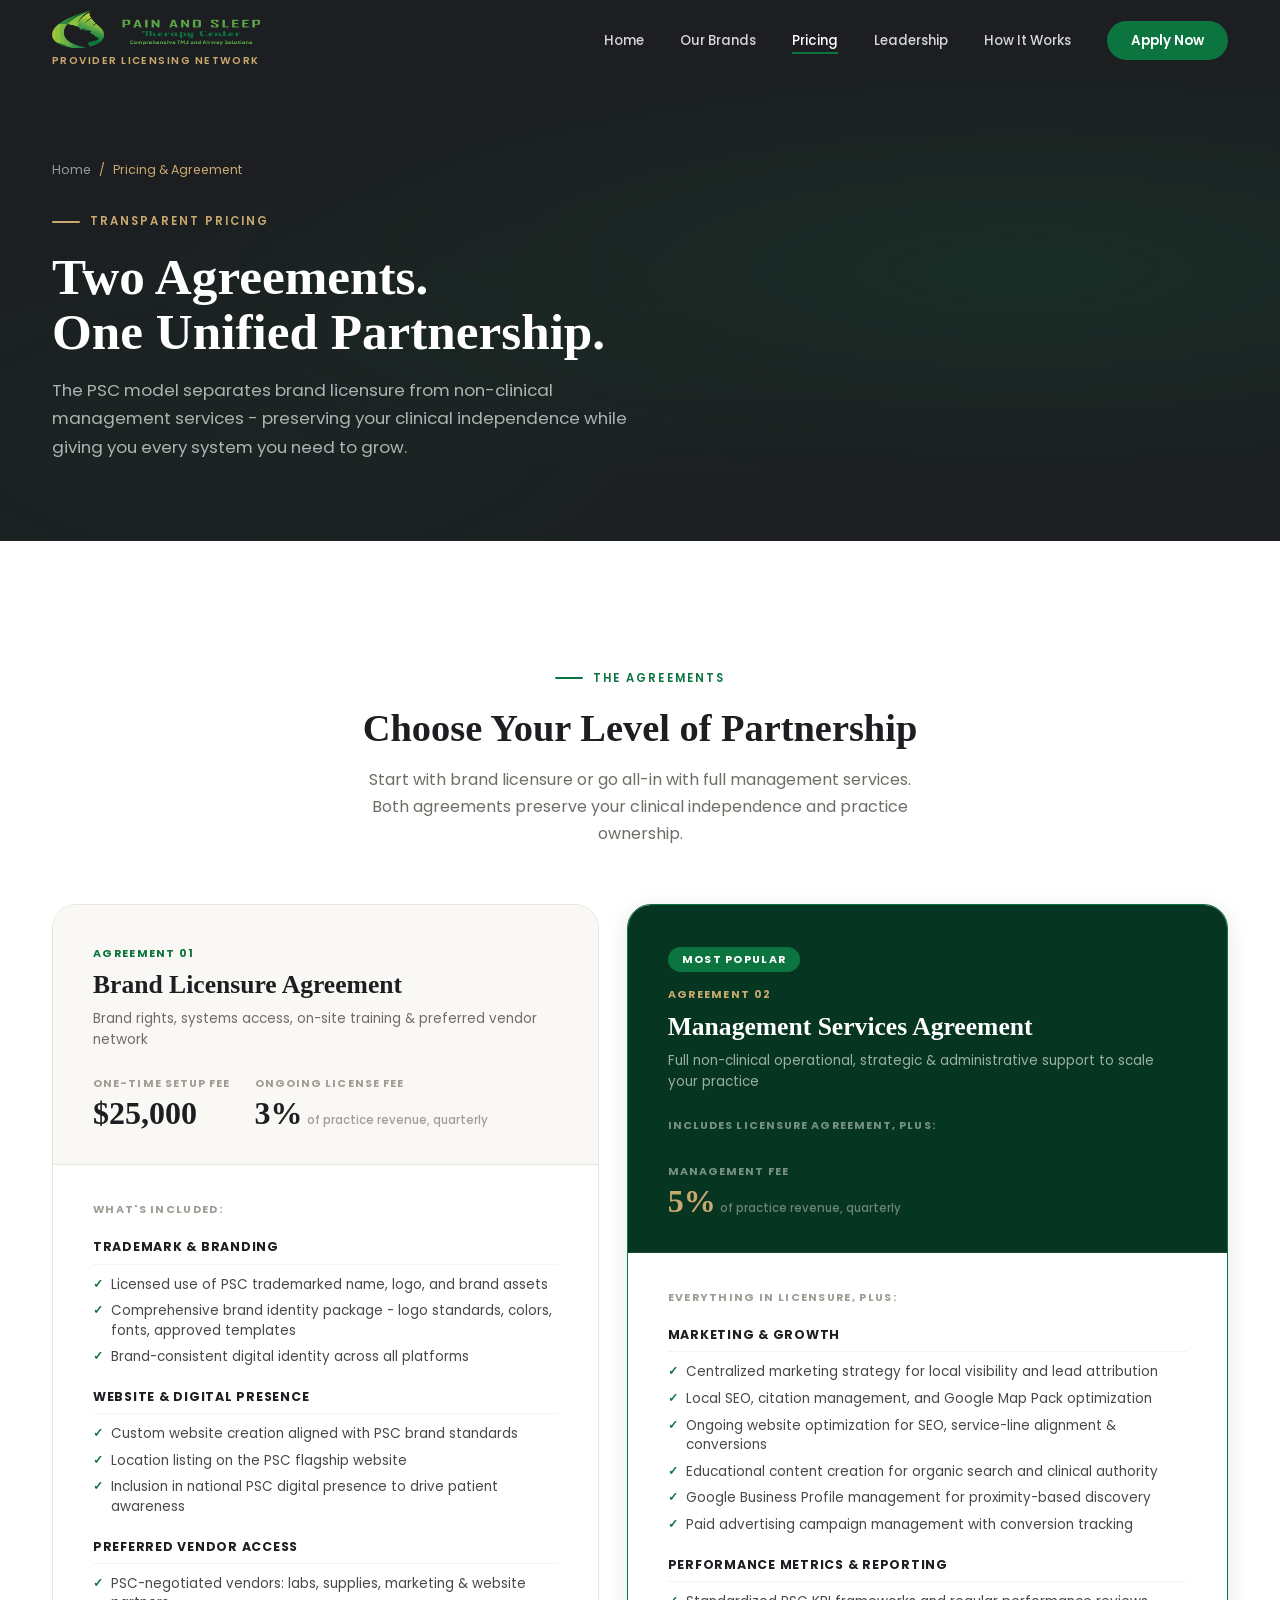
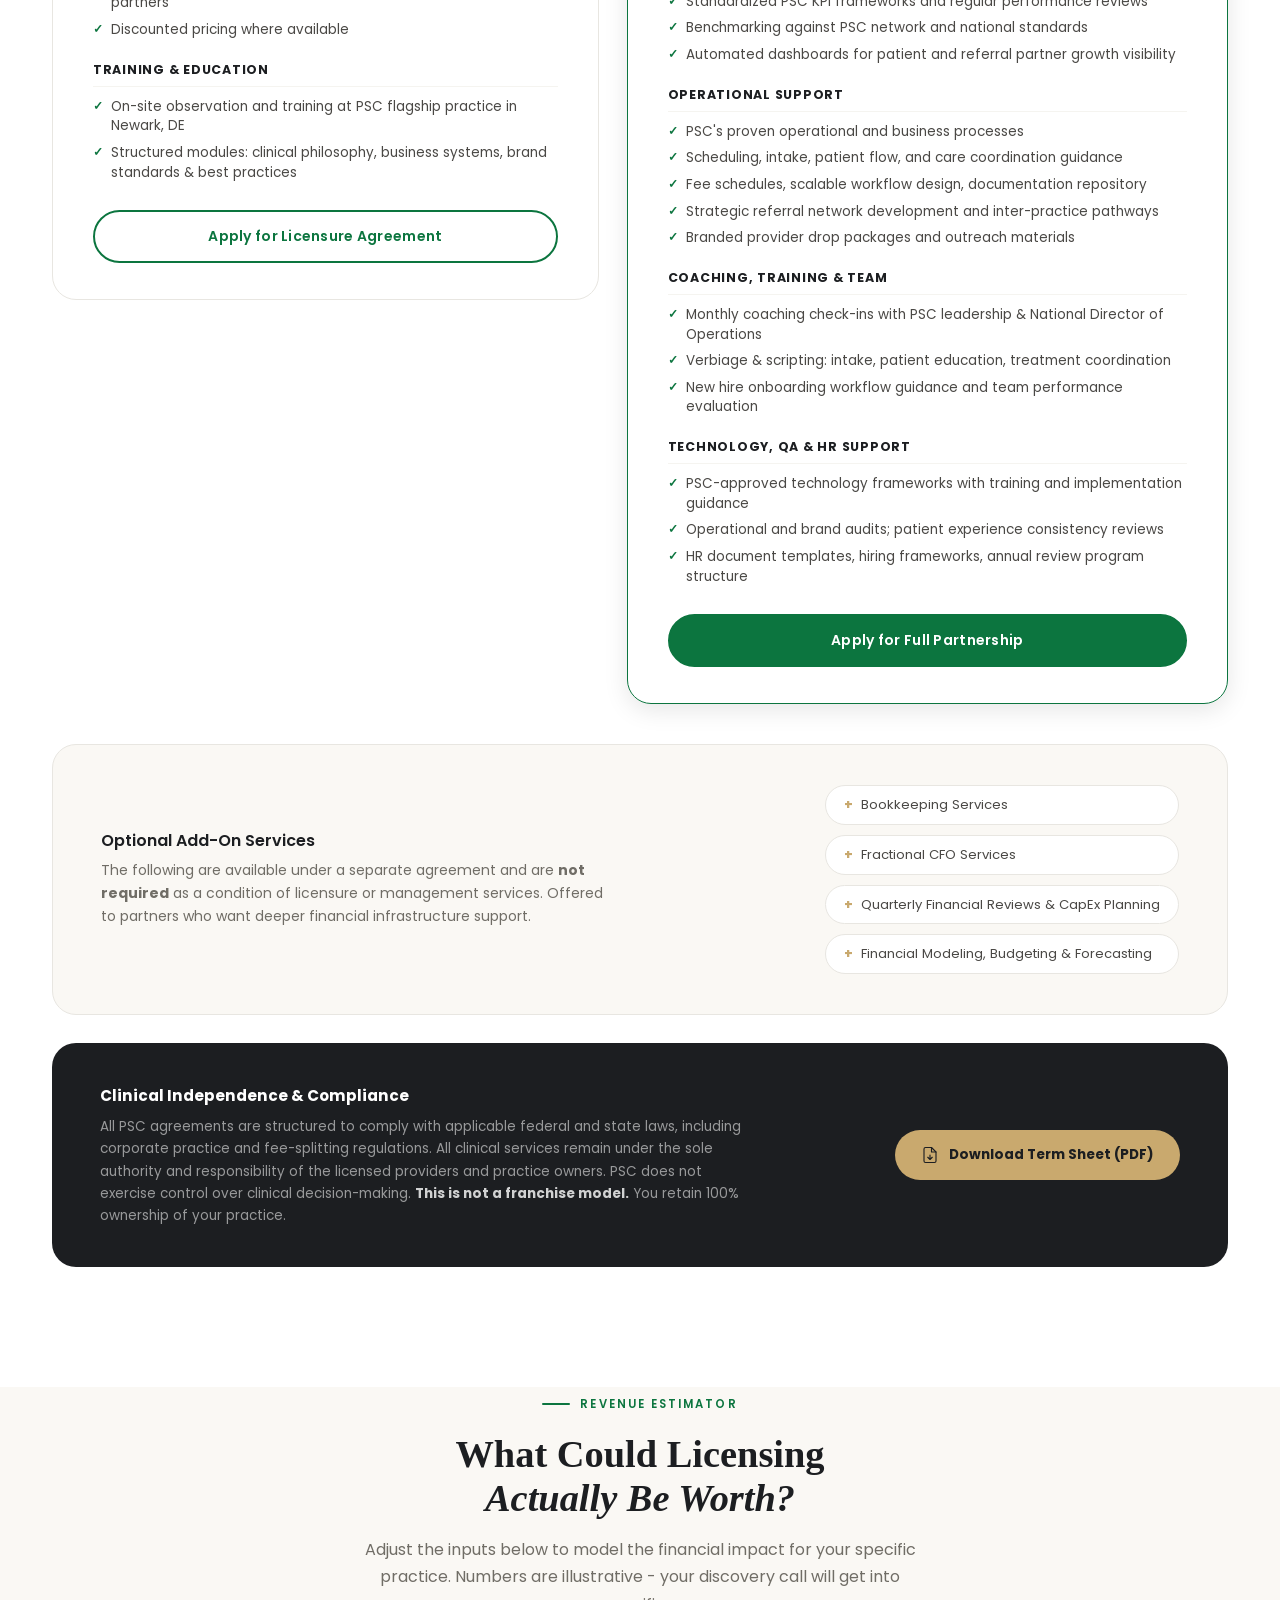
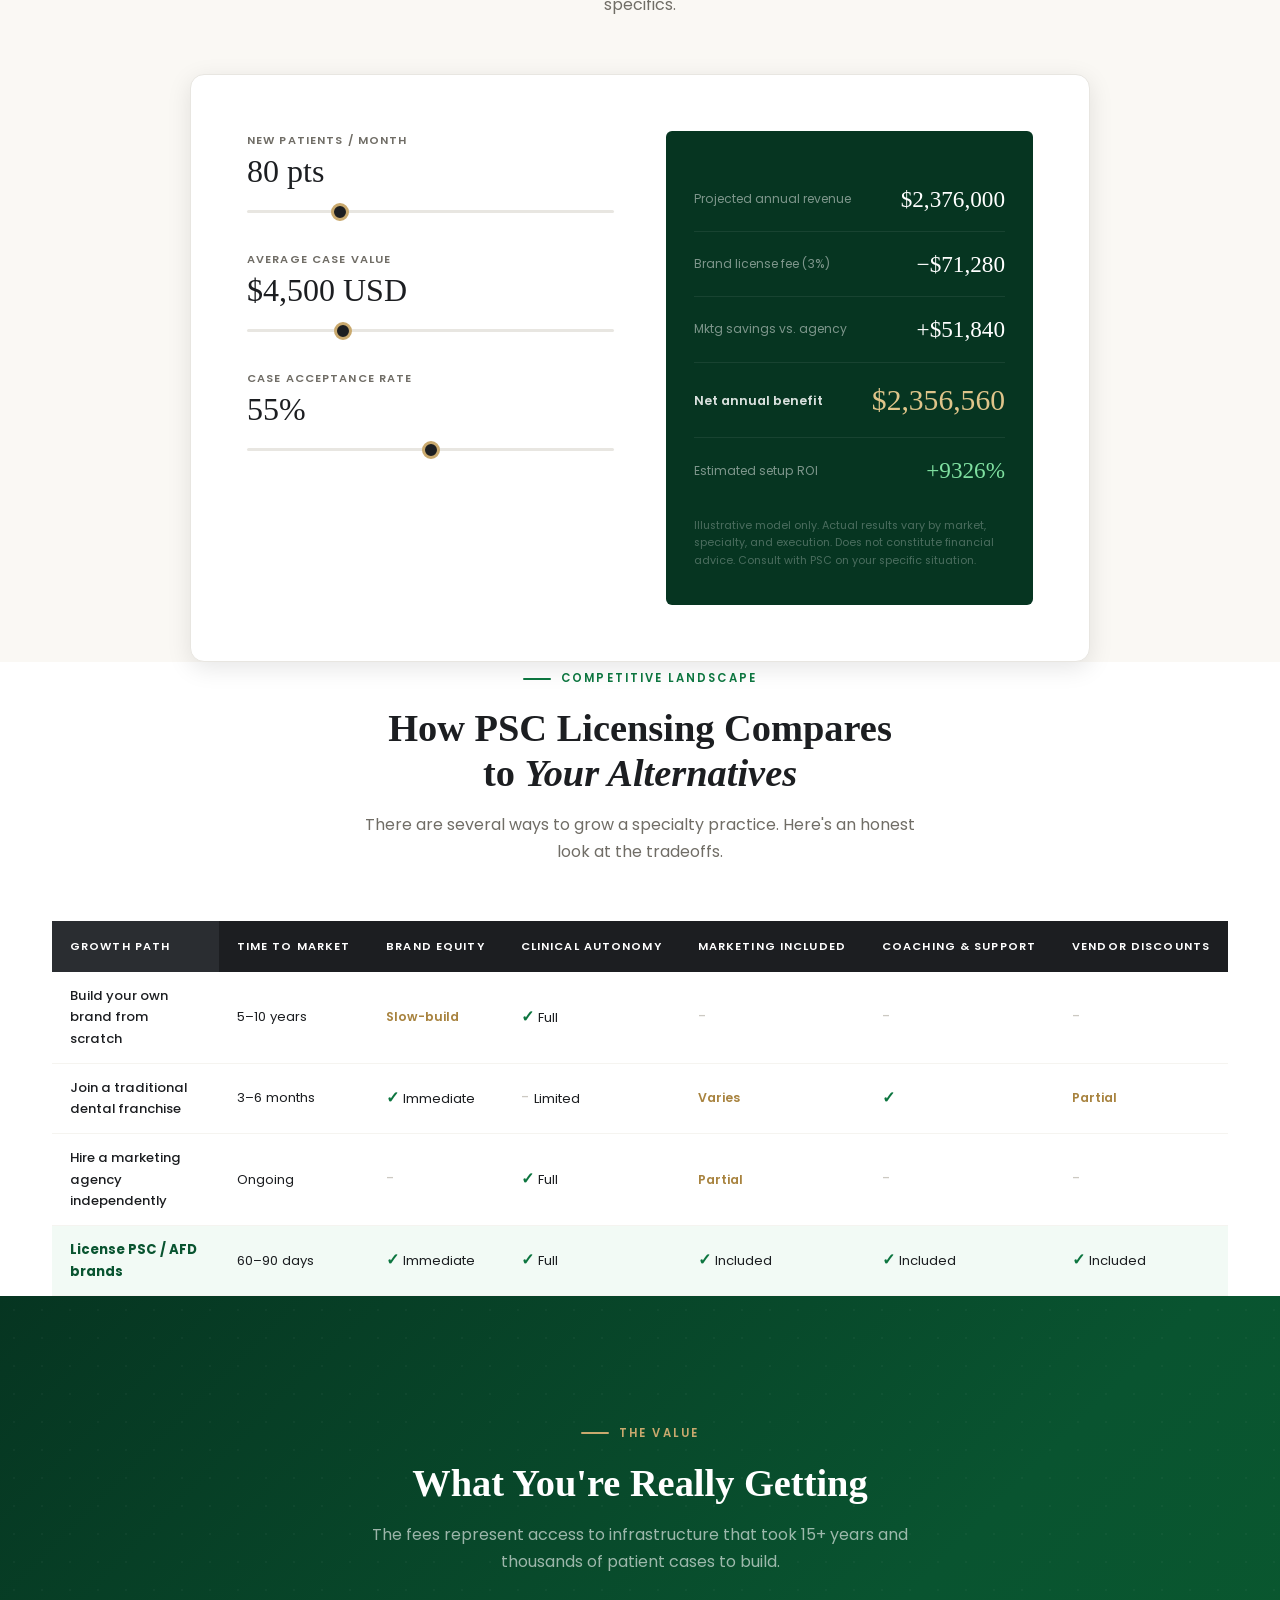
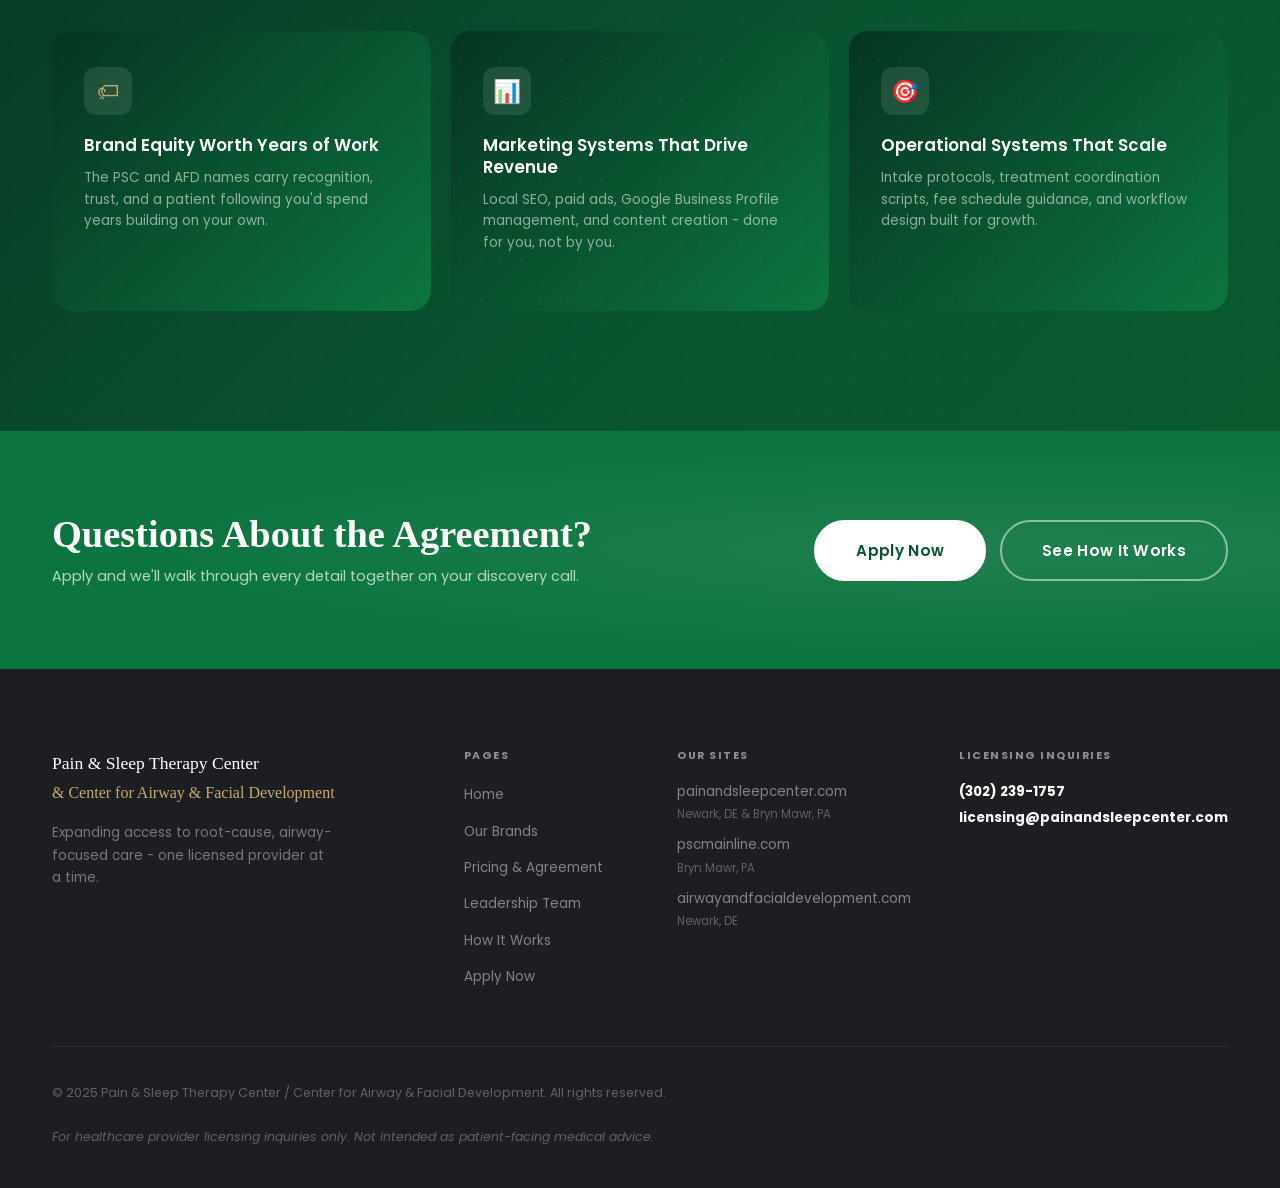
<file: pricing.html>
<!DOCTYPE html>
<html lang="en">
<head>
  <meta charset="UTF-8" />
  <meta name="viewport" content="width=device-width, initial-scale=1.0" />
  <title>Pricing &amp; Agreement | PSC &amp; AFD Provider Licensing Network</title>
  <meta name="description" content="Transparent pricing for the PSC Licensure Agreement ($25,000 setup + 3% quarterly) and Management Services Agreement (+5% quarterly). Download the full term sheet." />
  <link rel="canonical" href="https://pscprovidernetwork.com/pricing.html" />
  <meta property="og:title"       content="Pricing &amp; Agreement | PSC Provider Licensing" />
  <meta property="og:description" content="Two clear agreements: Brand Licensure and full Management Services. No surprises, no hidden fees." />
  <meta property="og:type"        content="website" />
  <link rel="preconnect" href="https://fonts.googleapis.com" />
  <link rel="preconnect" href="https://fonts.gstatic.com" crossorigin />
  <link href="https://fonts.googleapis.com/css2?family=Cormorant+Garant:ital,wght@0,400;0,600;0,700;1,400;1,600&family=Poppins:wght@300;400;500;600;700&display=swap" rel="stylesheet" />
  <link rel="stylesheet" href="css/styles.css" />
  <script type="application/ld+json">
  {
    "@context": "https://schema.org",
    "@type": "BreadcrumbList",
    "itemListElement": [
      {"@type":"ListItem","position":1,"name":"Home","item":"https://pscprovidernetwork.com/"},
      {"@type":"ListItem","position":2,"name":"Pricing & Agreement","item":"https://pscprovidernetwork.com/pricing.html"}
    ]
  }
  </script>
</head>
<body data-page="pricing">

  <div class="scroll-progress" id="scrollProgress"></div>

  <header class="site-header" id="siteHeader">
    <nav class="nav-inner">
      <a href="index.html" class="nav-logo">
        <img src="assets/logos/PSTC-logo-HZ-veins%20clear.PNG" alt="Pain &amp; Sleep Therapy Center" class="nav-logo-img">
        <span class="nav-logo-accent">Provider Licensing Network</span>
      </a>
      <ul class="nav-menu" id="navMenu">
        <li><a href="index.html"      class="nav-link">Home</a></li>
        <li><a href="brands.html"     class="nav-link">Our Brands</a></li>
        <li><a href="pricing.html"    class="nav-link active">Pricing</a></li>
        <li><a href="leadership.html" class="nav-link">Leadership</a></li>
        <li><a href="process.html"    class="nav-link">How It Works</a></li>
        <li><a href="apply.html"      class="nav-cta">Apply Now</a></li>
      </ul>
      <button class="nav-toggle" id="navToggle" aria-label="Open menu" aria-expanded="false">
        <span></span><span></span><span></span>
      </button>
    </nav>
  </header>

  <main>

    <!-- Page Hero -->
    <section class="page-hero" aria-label="Page header">
      <div class="container page-hero-inner">
        <nav class="page-hero-breadcrumb" aria-label="Breadcrumb">
          <a href="index.html">Home</a>
          <span>/</span>
          <span aria-current="page">Pricing &amp; Agreement</span>
        </nav>
        <div class="eyebrow eyebrow--light">Transparent Pricing</div>
        <h1 class="display-lg">Two Agreements.<br />One Unified Partnership.</h1>
        <p>The PSC model separates brand licensure from non-clinical management services - preserving your clinical independence while giving you every system you need to grow.</p>
      </div>
    </section>

    <!-- Pricing Section -->
    <section class="pricing-section" aria-labelledby="pricing-heading">
      <div class="container">
        <div class="section-heading section-heading--center reveal">
          <div class="eyebrow">The Agreements</div>
          <h2 class="display-md" id="pricing-heading">Choose Your Level of Partnership</h2>
          <p>Start with brand licensure or go all-in with full management services. Both agreements preserve your clinical independence and practice ownership.</p>
        </div>

        <div class="pricing-grid">

          <!-- Agreement 01: Licensure -->
          <div class="pricing-card reveal">
            <div class="pricing-card-top">
              <span class="pricing-tier-label" style="font-size:0.68rem;font-weight:700;text-transform:uppercase;letter-spacing:0.12em;color:var(--green);display:block;margin-bottom:8px;">Agreement 01</span>
              <h3 class="pricing-card-name">Brand Licensure Agreement</h3>
              <p class="pricing-card-sub">Brand rights, systems access, on-site training &amp; preferred vendor network</p>
              <div class="pricing-fee-block">
                <div class="pricing-fee-item">
                  <span class="pricing-fee-label">One-Time Setup Fee</span>
                  <span class="pricing-fee-amount">$25,000</span>
                </div>
                <div class="pricing-fee-item">
                  <span class="pricing-fee-label">Ongoing License Fee</span>
                  <span class="pricing-fee-amount">3%<span class="pricing-fee-unit">of practice revenue, quarterly</span></span>
                </div>
              </div>
            </div>
            <div class="pricing-card-body">
              <p class="pricing-includes-heading">What's included:</p>
              <div class="pricing-cat">
                <h5>Trademark &amp; Branding</h5>
                <ul>
                  <li>Licensed use of PSC trademarked name, logo, and brand assets</li>
                  <li>Comprehensive brand identity package - logo standards, colors, fonts, approved templates</li>
                  <li>Brand-consistent digital identity across all platforms</li>
                </ul>
              </div>
              <div class="pricing-cat">
                <h5>Website &amp; Digital Presence</h5>
                <ul>
                  <li>Custom website creation aligned with PSC brand standards</li>
                  <li>Location listing on the PSC flagship website</li>
                  <li>Inclusion in national PSC digital presence to drive patient awareness</li>
                </ul>
              </div>
              <div class="pricing-cat">
                <h5>Preferred Vendor Access</h5>
                <ul>
                  <li>PSC-negotiated vendors: labs, supplies, marketing &amp; website partners</li>
                  <li>Discounted pricing where available</li>
                </ul>
              </div>
              <div class="pricing-cat">
                <h5>Training &amp; Education</h5>
                <ul>
                  <li>On-site observation and training at PSC flagship practice in Newark, DE</li>
                  <li>Structured modules: clinical philosophy, business systems, brand standards &amp; best practices</li>
                </ul>
              </div>
              <div style="margin-top:28px;">
                <a href="apply.html" class="btn btn-outline-green btn-full">Apply for Licensure Agreement</a>
              </div>
            </div>
          </div>

          <!-- Agreement 02: MSA -->
          <div class="pricing-card pricing-card--featured reveal reveal-delay-1">
            <div class="pricing-card-top">
              <span class="pricing-badge">Most Popular</span>
              <span style="font-size:0.68rem;font-weight:700;text-transform:uppercase;letter-spacing:0.12em;color:var(--gold);display:block;margin-bottom:8px;">Agreement 02</span>
              <h3 class="pricing-card-name">Management Services Agreement</h3>
              <p class="pricing-card-sub">Full non-clinical operational, strategic &amp; administrative support to scale your practice</p>
              <div class="pricing-fee-block">
                <div class="pricing-fee-item">
                  <span class="pricing-fee-label">Includes Licensure Agreement, plus:</span>
                </div>
                <div class="pricing-fee-item">
                  <span class="pricing-fee-label">Management Fee</span>
                  <span class="pricing-fee-amount">5%<span class="pricing-fee-unit">of practice revenue, quarterly</span></span>
                </div>
              </div>
            </div>
            <div class="pricing-card-body">
              <p class="pricing-includes-heading">Everything in Licensure, plus:</p>
              <div class="pricing-cat">
                <h5>Marketing &amp; Growth</h5>
                <ul>
                  <li>Centralized marketing strategy for local visibility and lead attribution</li>
                  <li>Local SEO, citation management, and Google Map Pack optimization</li>
                  <li>Ongoing website optimization for SEO, service-line alignment &amp; conversions</li>
                  <li>Educational content creation for organic search and clinical authority</li>
                  <li>Google Business Profile management for proximity-based discovery</li>
                  <li>Paid advertising campaign management with conversion tracking</li>
                </ul>
              </div>
              <div class="pricing-cat">
                <h5>Performance Metrics &amp; Reporting</h5>
                <ul>
                  <li>Standardized PSC KPI frameworks and regular performance reviews</li>
                  <li>Benchmarking against PSC network and national standards</li>
                  <li>Automated dashboards for patient and referral partner growth visibility</li>
                </ul>
              </div>
              <div class="pricing-cat">
                <h5>Operational Support</h5>
                <ul>
                  <li>PSC's proven operational and business processes</li>
                  <li>Scheduling, intake, patient flow, and care coordination guidance</li>
                  <li>Fee schedules, scalable workflow design, documentation repository</li>
                  <li>Strategic referral network development and inter-practice pathways</li>
                  <li>Branded provider drop packages and outreach materials</li>
                </ul>
              </div>
              <div class="pricing-cat">
                <h5>Coaching, Training &amp; Team</h5>
                <ul>
                  <li>Monthly coaching check-ins with PSC leadership &amp; National Director of Operations</li>
                  <li>Verbiage &amp; scripting: intake, patient education, treatment coordination</li>
                  <li>New hire onboarding workflow guidance and team performance evaluation</li>
                </ul>
              </div>
              <div class="pricing-cat">
                <h5>Technology, QA &amp; HR Support</h5>
                <ul>
                  <li>PSC-approved technology frameworks with training and implementation guidance</li>
                  <li>Operational and brand audits; patient experience consistency reviews</li>
                  <li>HR document templates, hiring frameworks, annual review program structure</li>
                </ul>
              </div>
              <div style="margin-top:28px;">
                <a href="apply.html" class="btn btn-green btn-full">Apply for Full Partnership</a>
              </div>
            </div>
          </div>

        </div>

        <!-- Add-Ons -->
        <div class="addons-block reveal">
          <div>
            <h4>Optional Add-On Services</h4>
            <p>The following are available under a separate agreement and are <strong>not required</strong> as a condition of licensure or management services. Offered to partners who want deeper financial infrastructure support.</p>
          </div>
          <div class="addons-pills">
            <span class="addon-pill">Bookkeeping Services</span>
            <span class="addon-pill">Fractional CFO Services</span>
            <span class="addon-pill">Quarterly Financial Reviews &amp; CapEx Planning</span>
            <span class="addon-pill">Financial Modeling, Budgeting &amp; Forecasting</span>
          </div>
        </div>

        <!-- Compliance + PDF -->
        <div class="compliance-bar reveal">
          <div class="compliance-text">
            <strong>Clinical Independence &amp; Compliance</strong>
            <p>All PSC agreements are structured to comply with applicable federal and state laws, including corporate practice and fee-splitting regulations. All clinical services remain under the sole authority and responsibility of the licensed providers and practice owners. PSC does not exercise control over clinical decision-making. <strong>This is not a franchise model.</strong> You retain 100% ownership of your practice.</p>
          </div>
          <a href="assets/docs/psc-licensing-msa-term-sheet.pdf" target="_blank" rel="noopener" class="pdf-btn">
            <svg viewBox="0 0 24 24" fill="none" xmlns="http://www.w3.org/2000/svg"><path d="M14 2H6C4.9 2 4 2.9 4 4V20C4 21.1 4.9 22 6 22H18C19.1 22 20 21.1 20 20V8L14 2Z" stroke="currentColor" stroke-width="1.5" stroke-linecap="round" stroke-linejoin="round"/><path d="M14 2V8H20" stroke="currentColor" stroke-width="1.5" stroke-linecap="round" stroke-linejoin="round"/><path d="M12 12V18M9 15L12 18L15 15" stroke="currentColor" stroke-width="1.5" stroke-linecap="round" stroke-linejoin="round"/></svg>
            Download Term Sheet (PDF)
          </a>
        </div>

      </div>
    </section>

    <!-- ROI Calculator -->
    <section class="roi-section" aria-labelledby="roi-heading">
      <div class="container">
        <div class="section-heading section-heading--center reveal">
          <div class="eyebrow">Revenue Estimator</div>
          <h2 class="display-md" id="roi-heading">What Could Licensing<br /><em>Actually Be Worth?</em></h2>
          <p>Adjust the inputs below to model the financial impact for your specific practice. Numbers are illustrative - your discovery call will get into specifics.</p>
        </div>
        <div class="roi-card reveal">
          <div class="roi-grid">
            <div class="roi-inputs">
              <div class="roi-input-group">
                <label class="roi-input-label" for="roiPatients">New patients / month</label>
                <span class="roi-range-val" id="roiPatientsVal">80 pts</span>
                <input type="range" class="roi-range" id="roiPatients" min="10" max="300" step="5" value="80" />
              </div>
              <div class="roi-input-group">
                <label class="roi-input-label" for="roiCase">Average case value</label>
                <span class="roi-range-val" id="roiCaseVal">$4,500 USD</span>
                <input type="range" class="roi-range" id="roiCase" min="1000" max="15000" step="250" value="4500" />
              </div>
              <div class="roi-input-group">
                <label class="roi-input-label" for="roiAccept">Case acceptance rate</label>
                <span class="roi-range-val" id="roiAcceptVal">55%</span>
                <input type="range" class="roi-range" id="roiAccept" min="20" max="90" step="5" value="55" />
              </div>
            </div>
            <div class="roi-results" aria-live="polite">
              <div class="roi-result-row">
                <span class="roi-result-label">Projected annual revenue</span>
                <span class="roi-result-val" id="roiRevenue">$23,760,000</span>
              </div>
              <div class="roi-result-row">
                <span class="roi-result-label">Brand license fee (3%)</span>
                <span class="roi-result-val" id="roiFee">-</span>
              </div>
              <div class="roi-result-row">
                <span class="roi-result-label">Mktg savings vs. agency</span>
                <span class="roi-result-val" id="roiSavings">-</span>
              </div>
              <div class="roi-result-row">
                <span class="roi-result-label roi-result-label--bold">Net annual benefit</span>
                <span class="roi-result-val roi-result-val--highlight" id="roiNet">-</span>
              </div>
              <div class="roi-result-row">
                <span class="roi-result-label">Estimated setup ROI</span>
                <span class="roi-result-val" id="roiROI">-</span>
              </div>
              <p class="roi-disclaimer">Illustrative model only. Actual results vary by market, specialty, and execution. Does not constitute financial advice. Consult with PSC on your specific situation.</p>
            </div>
          </div>
        </div>
      </div>
    </section>

    <!-- Comparison Table -->
    <section class="compare-section" aria-labelledby="compare-heading">
      <div class="container">
        <div class="section-heading section-heading--center reveal">
          <div class="eyebrow">Competitive Landscape</div>
          <h2 class="display-md" id="compare-heading">How PSC Licensing Compares<br />to <em>Your Alternatives</em></h2>
          <p>There are several ways to grow a specialty practice. Here's an honest look at the tradeoffs.</p>
        </div>
        <div class="compare-table-wrap reveal">
          <table class="compare-table">
            <thead>
              <tr>
                <th>Growth Path</th>
                <th>Time to Market</th>
                <th>Brand Equity</th>
                <th>Clinical Autonomy</th>
                <th>Marketing Included</th>
                <th>Coaching &amp; Support</th>
                <th>Vendor Discounts</th>
              </tr>
            </thead>
            <tbody>
              <tr>
                <td>Build your own brand from scratch</td>
                <td>5–10 years</td>
                <td><span class="cmp-partial">Slow-build</span></td>
                <td><span class="cmp-yes">✓</span> Full</td>
                <td><span class="cmp-no">-</span></td>
                <td><span class="cmp-no">-</span></td>
                <td><span class="cmp-no">-</span></td>
              </tr>
              <tr>
                <td>Join a traditional dental franchise</td>
                <td>3–6 months</td>
                <td><span class="cmp-yes">✓</span> Immediate</td>
                <td><span class="cmp-no">-</span> Limited</td>
                <td><span class="cmp-partial">Varies</span></td>
                <td><span class="cmp-yes">✓</span></td>
                <td><span class="cmp-partial">Partial</span></td>
              </tr>
              <tr>
                <td>Hire a marketing agency independently</td>
                <td>Ongoing</td>
                <td><span class="cmp-no">-</span></td>
                <td><span class="cmp-yes">✓</span> Full</td>
                <td><span class="cmp-partial">Partial</span></td>
                <td><span class="cmp-no">-</span></td>
                <td><span class="cmp-no">-</span></td>
              </tr>
              <tr class="row-psc">
                <td>License PSC / AFD brands</td>
                <td>60–90 days</td>
                <td class="col-psc"><span class="cmp-yes">✓</span> Immediate</td>
                <td class="col-psc"><span class="cmp-yes">✓</span> Full</td>
                <td class="col-psc"><span class="cmp-yes">✓</span> Included</td>
                <td class="col-psc"><span class="cmp-yes">✓</span> Included</td>
                <td class="col-psc"><span class="cmp-yes">✓</span> Included</td>
              </tr>
            </tbody>
          </table>
        </div>
      </div>
    </section>

    <!-- Why Value Section -->
    <section class="gradient-section" aria-label="Value proposition">
      <div class="container">
        <div class="section-heading section-heading--center reveal">
          <div class="eyebrow eyebrow--light">The Value</div>
          <h2 class="display-md">What You're Really Getting</h2>
          <p style="color:rgba(255,255,255,0.6);">The fees represent access to infrastructure that took 15+ years and thousands of patient cases to build.</p>
        </div>
        <div class="hover-cards-grid">
          <article class="hover-card reveal">
            <div class="hover-card-bg"></div>
            <div class="hover-card-pattern"></div>
            <div class="hover-card-content">
              <div>
                <div class="hover-card-icon">🏷</div>
                <h4>Brand Equity Worth Years of Work</h4>
                <p class="hover-card-teaser">The PSC and AFD names carry recognition, trust, and a patient following you'd spend years building on your own.</p>
                <p class="hover-card-reveal">Patients and referring providers already know and trust these brands. You step in as the designated location in your market with an established reputation - not as a startup. That's an advantage that money can't easily buy, and one that compounds over time.</p>
              </div>
            </div>
          </article>
          <article class="hover-card reveal reveal-delay-1">
            <div class="hover-card-bg"></div>
            <div class="hover-card-pattern"></div>
            <div class="hover-card-content">
              <div>
                <div class="hover-card-icon">📊</div>
                <h4>Marketing Systems That Drive Revenue</h4>
                <p class="hover-card-teaser">Local SEO, paid ads, Google Business Profile management, and content creation - done for you, not by you.</p>
                <p class="hover-card-reveal">Most practices spend $5,000–$15,000/month on marketing agencies with little accountability. The MSA includes centralized, performance-tracked marketing built specifically for airway and sleep practices - with KPIs tied to actual patient acquisition and revenue growth.</p>
              </div>
            </div>
          </article>
          <article class="hover-card reveal reveal-delay-2">
            <div class="hover-card-bg"></div>
            <div class="hover-card-pattern"></div>
            <div class="hover-card-content">
              <div>
                <div class="hover-card-icon">🎯</div>
                <h4>Operational Systems That Scale</h4>
                <p class="hover-card-teaser">Intake protocols, treatment coordination scripts, fee schedule guidance, and workflow design built for growth.</p>
                <p class="hover-card-reveal">Most practices hit a ceiling not because of clinical skill, but because their operations can't support growth. PSC's operational frameworks are designed to scale - giving you the infrastructure to grow from 1 provider to a full interdisciplinary team without rebuilding from scratch.</p>
              </div>
            </div>
          </article>
        </div>
      </div>
    </section>

    <!-- CTA -->
    <section class="cta-strip" aria-label="Call to action">
      <div class="container">
        <div class="cta-strip-inner">
          <div>
            <h2>Questions About the Agreement?</h2>
            <p>Apply and we'll walk through every detail together on your discovery call.</p>
          </div>
          <div class="cta-strip-actions">
            <a href="apply.html" class="btn btn-white btn-lg">Apply Now</a>
            <a href="process.html" class="btn btn-outline-white btn-lg">See How It Works</a>
          </div>
        </div>
      </div>
    </section>

  </main>

  <footer class="site-footer" aria-label="Site footer">
    <div class="container">
      <div class="footer-grid">
        <div>
          <div class="footer-brand-name">Pain &amp; Sleep Therapy Center</div>
          <div class="footer-brand-sub">&amp; Center for Airway &amp; Facial Development</div>
          <p class="footer-brand-desc">Expanding access to root-cause, airway-focused care - one licensed provider at a time.</p>
        </div>
        <div class="footer-col">
          <h5>Pages</h5>
          <ul>
            <li><a href="index.html">Home</a></li>
            <li><a href="brands.html">Our Brands</a></li>
            <li><a href="pricing.html">Pricing &amp; Agreement</a></li>
            <li><a href="leadership.html">Leadership Team</a></li>
            <li><a href="process.html">How It Works</a></li>
            <li><a href="apply.html">Apply Now</a></li>
          </ul>
        </div>
        <div class="footer-col">
          <h5>Our Sites</h5>
          <ul>
            <li class="footer-site-link"><a href="https://painandsleepcenter.com" target="_blank" rel="noopener">painandsleepcenter.com</a><span>Newark, DE &amp; Bryn Mawr, PA</span></li>
            <li class="footer-site-link"><a href="https://pscmainline.com" target="_blank" rel="noopener">pscmainline.com</a><span>Bryn Mawr, PA</span></li>
            <li class="footer-site-link"><a href="https://airwayandfacialdevelopment.com" target="_blank" rel="noopener">airwayandfacialdevelopment.com</a><span>Newark, DE</span></li>
          </ul>
        </div>
        <div class="footer-col footer-contact">
          <h5>Licensing Inquiries</h5>
          <p><strong>(302) 239-1757</strong></p>
          <p><strong>licensing@painandsleepcenter.com</strong></p>
        </div>
      </div>
      <div class="footer-bottom">
        <p>&copy; 2025 Pain &amp; Sleep Therapy Center / Center for Airway &amp; Facial Development. All rights reserved.</p>
        <p class="footer-disclaimer">For healthcare provider licensing inquiries only. Not intended as patient-facing medical advice.</p>
      </div>
    </div>
  </footer>

  <script src="js/main.js"></script>
</body>
</html>
</file>
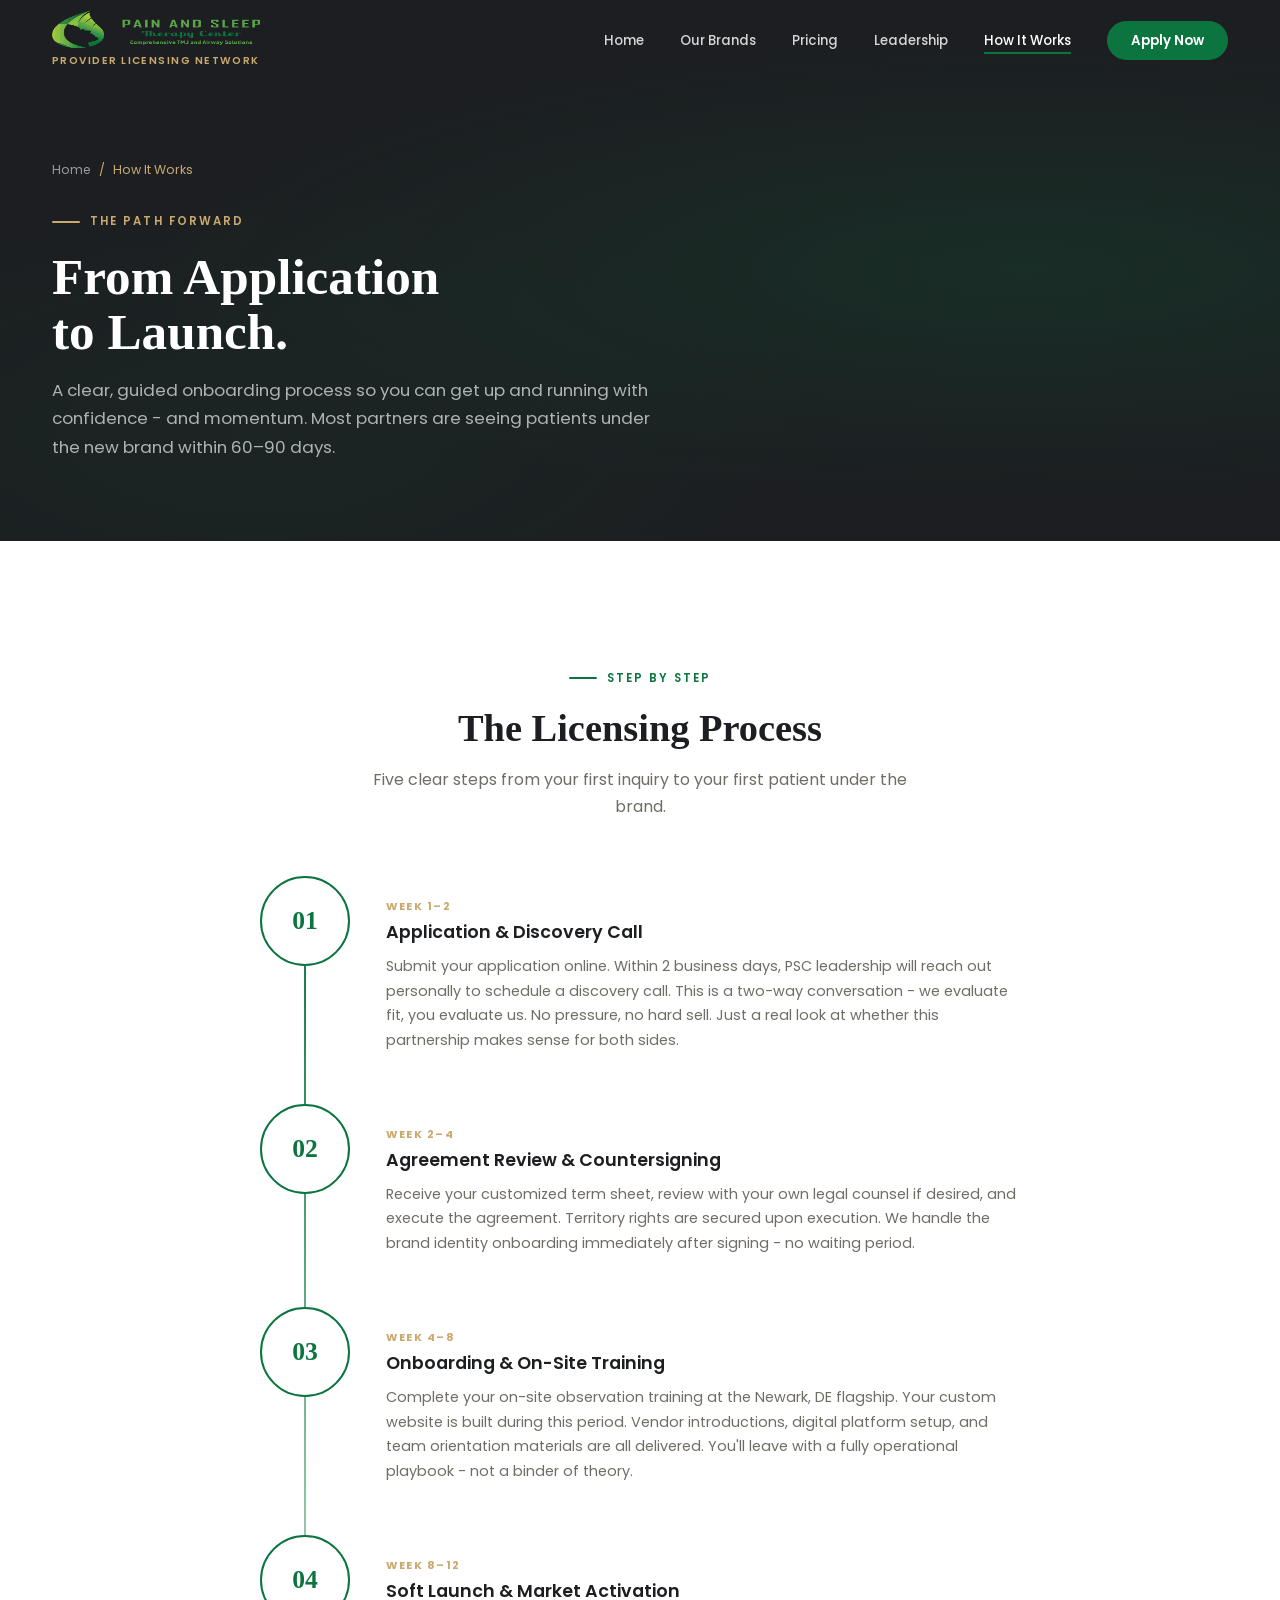
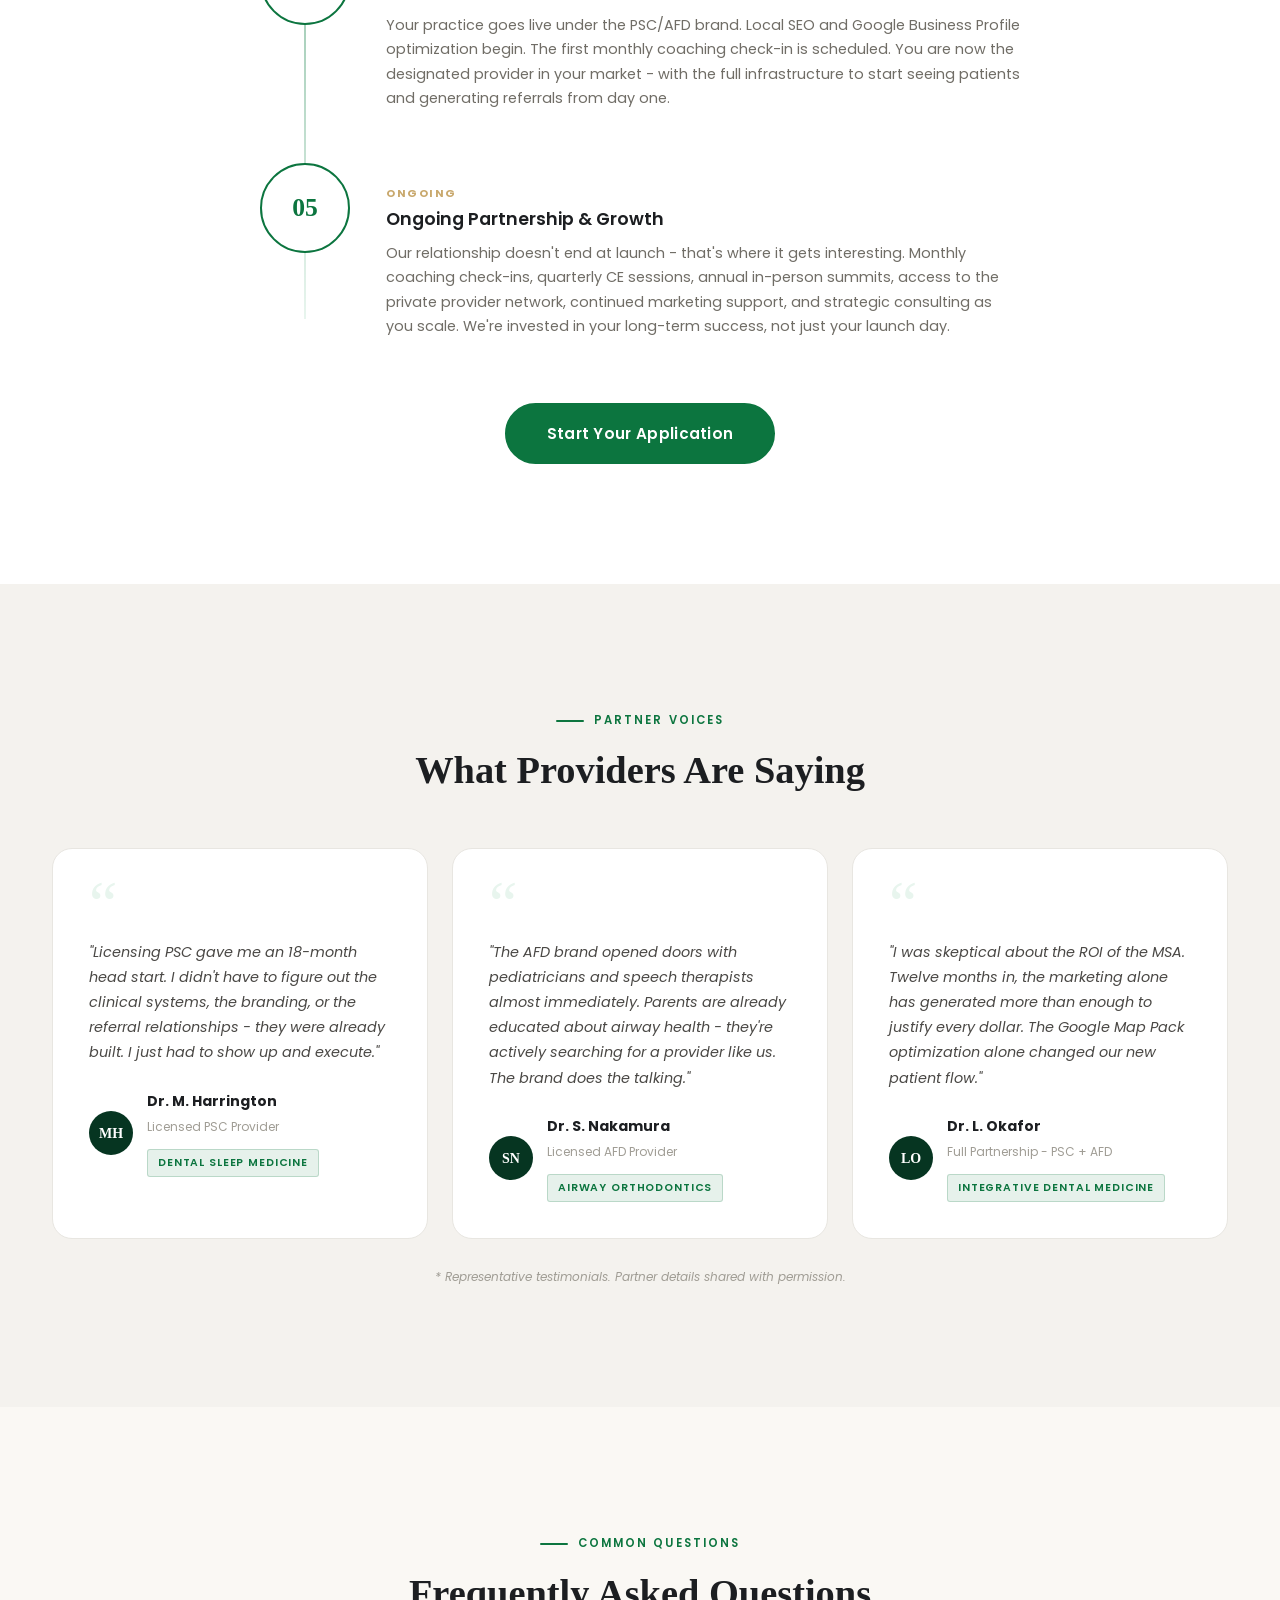
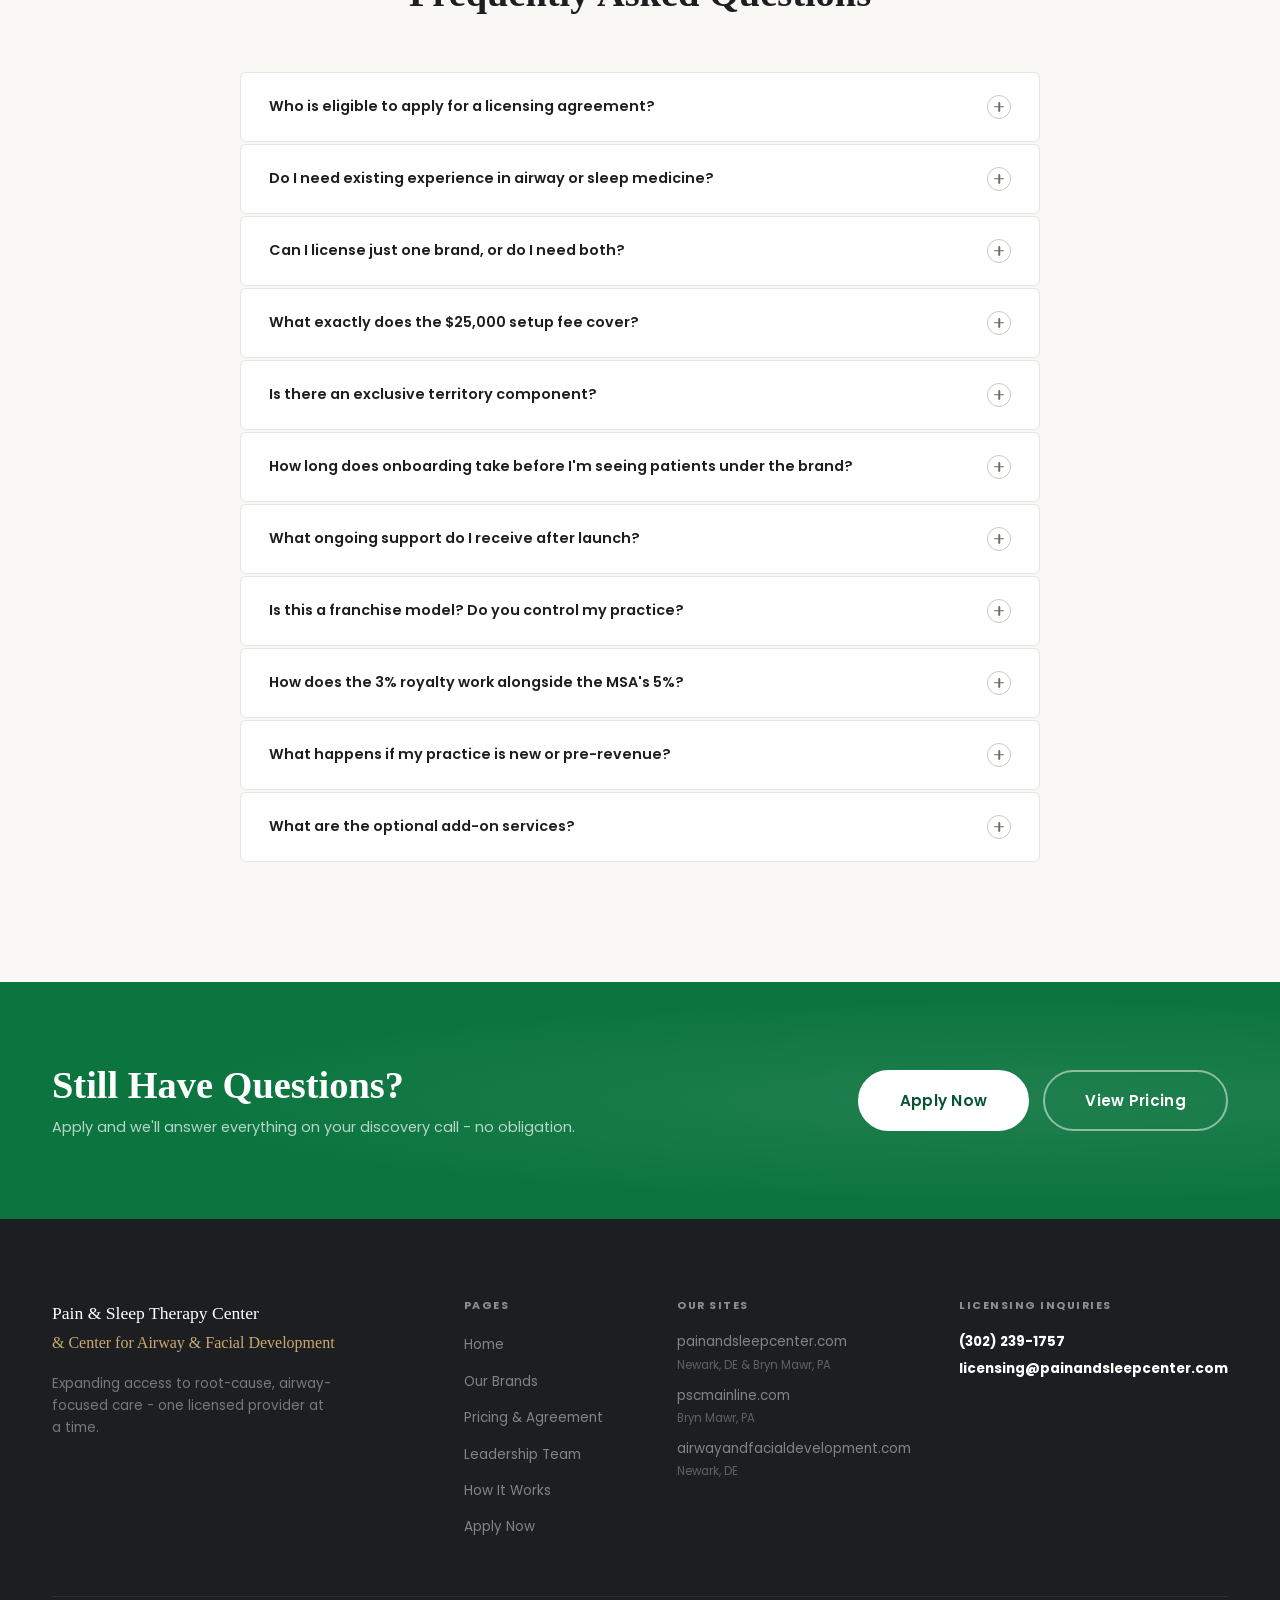
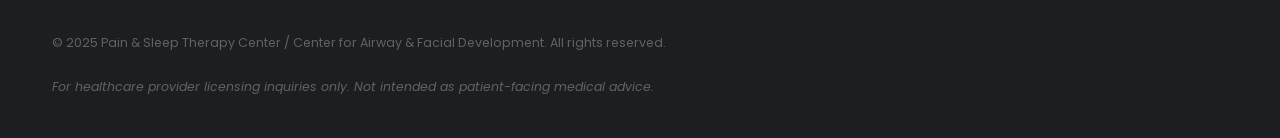
<file: process.html>
<!DOCTYPE html>
<html lang="en">
<head>
  <meta charset="UTF-8" />
  <meta name="viewport" content="width=device-width, initial-scale=1.0" />
  <title>How It Works &amp; FAQ | PSC &amp; AFD Provider Licensing Network</title>
  <meta name="description" content="Learn the 5-step licensing process: apply, discovery call, review the agreement, onboard, and launch your PSC or AFD branded practice. FAQs answered here." />
  <link rel="canonical" href="https://pscprovidernetwork.com/process.html" />
  <meta property="og:title"       content="How It Works | PSC &amp; AFD Provider Licensing" />
  <meta property="og:description" content="From application to launch in 60–90 days. A clear, guided path to becoming a licensed PSC or AFD provider." />
  <meta property="og:type"        content="website" />
  <link rel="preconnect" href="https://fonts.googleapis.com" />
  <link rel="preconnect" href="https://fonts.gstatic.com" crossorigin />
  <link href="https://fonts.googleapis.com/css2?family=Cormorant+Garant:ital,wght@0,400;0,600;0,700;1,400;1,600&family=Poppins:wght@300;400;500;600;700&display=swap" rel="stylesheet" />
  <link rel="stylesheet" href="css/styles.css" />
  <script type="application/ld+json">
  {
    "@context": "https://schema.org",
    "@type": "BreadcrumbList",
    "itemListElement": [
      {"@type":"ListItem","position":1,"name":"Home","item":"https://pscprovidernetwork.com/"},
      {"@type":"ListItem","position":2,"name":"How It Works","item":"https://pscprovidernetwork.com/process.html"}
    ]
  }
  </script>
</head>
<body data-page="process">

  <div class="scroll-progress" id="scrollProgress"></div>

  <header class="site-header" id="siteHeader">
    <nav class="nav-inner">
      <a href="index.html" class="nav-logo">
        <img src="assets/logos/PSTC-logo-HZ-veins%20clear.PNG" alt="Pain &amp; Sleep Therapy Center" class="nav-logo-img">
        <span class="nav-logo-accent">Provider Licensing Network</span>
      </a>
      <ul class="nav-menu" id="navMenu">
        <li><a href="index.html"      class="nav-link">Home</a></li>
        <li><a href="brands.html"     class="nav-link">Our Brands</a></li>
        <li><a href="pricing.html"    class="nav-link">Pricing</a></li>
        <li><a href="leadership.html" class="nav-link">Leadership</a></li>
        <li><a href="process.html"    class="nav-link active">How It Works</a></li>
        <li><a href="apply.html"      class="nav-cta">Apply Now</a></li>
      </ul>
      <button class="nav-toggle" id="navToggle" aria-label="Open menu" aria-expanded="false">
        <span></span><span></span><span></span>
      </button>
    </nav>
  </header>

  <main>

    <!-- Page Hero -->
    <section class="page-hero" aria-label="Page header">
      <div class="container page-hero-inner">
        <nav class="page-hero-breadcrumb" aria-label="Breadcrumb">
          <a href="index.html">Home</a>
          <span>/</span>
          <span aria-current="page">How It Works</span>
        </nav>
        <div class="eyebrow eyebrow--light">The Path Forward</div>
        <h1 class="display-lg">From Application<br />to Launch.</h1>
        <p>A clear, guided onboarding process so you can get up and running with confidence - and momentum. Most partners are seeing patients under the new brand within 60–90 days.</p>
      </div>
    </section>

    <!-- Process Timeline -->
    <section class="process-section" aria-labelledby="process-heading">
      <div class="container">
        <div class="section-heading section-heading--center reveal">
          <div class="eyebrow">Step by Step</div>
          <h2 class="display-md" id="process-heading">The Licensing Process</h2>
          <p>Five clear steps from your first inquiry to your first patient under the brand.</p>
        </div>

        <div class="process-timeline" role="list">
          <div class="process-step reveal" role="listitem">
            <div class="process-step-num" aria-hidden="true">01</div>
            <div class="process-step-content">
              <div class="process-step-phase">Week 1–2</div>
              <h4>Application &amp; Discovery Call</h4>
              <p>Submit your application online. Within 2 business days, PSC leadership will reach out personally to schedule a discovery call. This is a two-way conversation - we evaluate fit, you evaluate us. No pressure, no hard sell. Just a real look at whether this partnership makes sense for both sides.</p>
            </div>
          </div>

          <div class="process-step reveal reveal-delay-1" role="listitem">
            <div class="process-step-num" aria-hidden="true">02</div>
            <div class="process-step-content">
              <div class="process-step-phase">Week 2–4</div>
              <h4>Agreement Review &amp; Countersigning</h4>
              <p>Receive your customized term sheet, review with your own legal counsel if desired, and execute the agreement. Territory rights are secured upon execution. We handle the brand identity onboarding immediately after signing - no waiting period.</p>
            </div>
          </div>

          <div class="process-step reveal reveal-delay-2" role="listitem">
            <div class="process-step-num" aria-hidden="true">03</div>
            <div class="process-step-content">
              <div class="process-step-phase">Week 4–8</div>
              <h4>Onboarding &amp; On-Site Training</h4>
              <p>Complete your on-site observation training at the Newark, DE flagship. Your custom website is built during this period. Vendor introductions, digital platform setup, and team orientation materials are all delivered. You'll leave with a fully operational playbook - not a binder of theory.</p>
            </div>
          </div>

          <div class="process-step reveal" role="listitem">
            <div class="process-step-num" aria-hidden="true">04</div>
            <div class="process-step-content">
              <div class="process-step-phase">Week 8–12</div>
              <h4>Soft Launch &amp; Market Activation</h4>
              <p>Your practice goes live under the PSC/AFD brand. Local SEO and Google Business Profile optimization begin. The first monthly coaching check-in is scheduled. You are now the designated provider in your market - with the full infrastructure to start seeing patients and generating referrals from day one.</p>
            </div>
          </div>

          <div class="process-step reveal reveal-delay-1" role="listitem">
            <div class="process-step-num" aria-hidden="true">05</div>
            <div class="process-step-content">
              <div class="process-step-phase">Ongoing</div>
              <h4>Ongoing Partnership &amp; Growth</h4>
              <p>Our relationship doesn't end at launch - that's where it gets interesting. Monthly coaching check-ins, quarterly CE sessions, annual in-person summits, access to the private provider network, continued marketing support, and strategic consulting as you scale. We're invested in your long-term success, not just your launch day.</p>
            </div>
          </div>
        </div>

        <div style="text-align:center; margin-top:64px;">
          <a href="apply.html" class="btn btn-green btn-lg">Start Your Application</a>
        </div>
      </div>
    </section>

    <!-- Testimonials -->
    <section class="testimonials-section" aria-labelledby="testimonials-heading">
      <div class="container">
        <div class="section-heading section-heading--center reveal">
          <div class="eyebrow">Partner Voices</div>
          <h2 class="display-md" id="testimonials-heading">What Providers Are Saying</h2>
        </div>
        <div class="testimonials-grid">
          <article class="testimonial-card reveal">
            <p class="testimonial-text">"Licensing PSC gave me an 18-month head start. I didn't have to figure out the clinical systems, the branding, or the referral relationships - they were already built. I just had to show up and execute."</p>
            <div class="testimonial-author">
              <div class="testimonial-avatar" aria-hidden="true">MH</div>
              <div>
                <strong>Dr. M. Harrington</strong>
                <span>Licensed PSC Provider</span>
                <div class="testimonial-specialty">Dental Sleep Medicine</div>
              </div>
            </div>
          </article>
          <article class="testimonial-card reveal reveal-delay-1">
            <p class="testimonial-text">"The AFD brand opened doors with pediatricians and speech therapists almost immediately. Parents are already educated about airway health - they're actively searching for a provider like us. The brand does the talking."</p>
            <div class="testimonial-author">
              <div class="testimonial-avatar" aria-hidden="true">SN</div>
              <div>
                <strong>Dr. S. Nakamura</strong>
                <span>Licensed AFD Provider</span>
                <div class="testimonial-specialty">Airway Orthodontics</div>
              </div>
            </div>
          </article>
          <article class="testimonial-card reveal reveal-delay-2">
            <p class="testimonial-text">"I was skeptical about the ROI of the MSA. Twelve months in, the marketing alone has generated more than enough to justify every dollar. The Google Map Pack optimization alone changed our new patient flow."</p>
            <div class="testimonial-author">
              <div class="testimonial-avatar" aria-hidden="true">LO</div>
              <div>
                <strong>Dr. L. Okafor</strong>
                <span>Full Partnership - PSC + AFD</span>
                <div class="testimonial-specialty">Integrative Dental Medicine</div>
              </div>
            </div>
          </article>
        </div>
        <p class="testimonials-note">* Representative testimonials. Partner details shared with permission.</p>
      </div>
    </section>

    <!-- FAQ -->
    <section class="faq-section" aria-labelledby="faq-heading">
      <div class="container">
        <div class="section-heading section-heading--center reveal">
          <div class="eyebrow">Common Questions</div>
          <h2 class="display-md" id="faq-heading">Frequently Asked Questions</h2>
        </div>

        <div class="faq-list" role="list">
          <div class="faq-item reveal" role="listitem">
            <button class="faq-question" aria-expanded="false">
              Who is eligible to apply for a licensing agreement?
              <span class="faq-icon" aria-hidden="true"></span>
            </button>
            <div class="faq-answer" role="region">
              <p>We work primarily with licensed dentists, dental specialists, physicians, and in some cases allied health professionals who have a clinical interest in or existing practice in airway medicine, TMJ, sleep disorders, or craniofacial health. We evaluate each applicant individually based on their background, market, and vision - there is no rigid eligibility checklist.</p>
            </div>
          </div>

          <div class="faq-item reveal" role="listitem">
            <button class="faq-question" aria-expanded="false">
              Do I need existing experience in airway or sleep medicine?
              <span class="faq-icon" aria-hidden="true"></span>
            </button>
            <div class="faq-answer" role="region">
              <p>Not necessarily. Some of our most successful partners come from general dentistry or primary care backgrounds and have transitioned into this specialty with our guidance. What matters most is your commitment to the mission, openness to learning, and dedication to patient-centered care. Our training program is built to meet you where you are.</p>
            </div>
          </div>

          <div class="faq-item reveal" role="listitem">
            <button class="faq-question" aria-expanded="false">
              Can I license just one brand, or do I need both?
              <span class="faq-icon" aria-hidden="true"></span>
            </button>
            <div class="faq-answer" role="region">
              <p>Both options are available depending on your clinical focus and market. You may choose to license the Pain &amp; Sleep Therapy Center brand, the Center for Airway &amp; Facial Development brand, or both. Many partners find that operating under both brands significantly expands their patient referral pathways and market reach - but a single brand license is a perfectly valid starting point.</p>
            </div>
          </div>

          <div class="faq-item reveal" role="listitem">
            <button class="faq-question" aria-expanded="false">
              What exactly does the $25,000 setup fee cover?
              <span class="faq-icon" aria-hidden="true"></span>
            </button>
            <div class="faq-answer" role="region">
              <p>The one-time setup fee covers your onboarding, custom website creation, brand identity package, initial training (including on-site at our Newark, DE flagship), access to proprietary clinical and business systems, and setup of your digital presence. The full breakdown is detailed in the licensing agreement, which we walk through together - no surprises.</p>
            </div>
          </div>

          <div class="faq-item reveal" role="listitem">
            <button class="faq-question" aria-expanded="false">
              Is there an exclusive territory component?
              <span class="faq-icon" aria-hidden="true"></span>
            </button>
            <div class="faq-answer" role="region">
              <p>Yes. We offer protected territory rights as part of the licensing agreement, ensuring you are the designated brand location in your geographic market. Territory availability is assessed during the application and discovery process - first qualified applicant in a market secures the territory.</p>
            </div>
          </div>

          <div class="faq-item reveal" role="listitem">
            <button class="faq-question" aria-expanded="false">
              How long does onboarding take before I'm seeing patients under the brand?
              <span class="faq-icon" aria-hidden="true"></span>
            </button>
            <div class="faq-answer" role="region">
              <p>Onboarding timelines vary depending on the state of your current practice and how much new infrastructure needs to be built. Most partners are fully onboarded and seeing patients under the new brand within 60–90 days of signing their agreement. Your website, marketing, and systems can often be operational faster - patient volume growth follows.</p>
            </div>
          </div>

          <div class="faq-item reveal" role="listitem">
            <button class="faq-question" aria-expanded="false">
              What ongoing support do I receive after launch?
              <span class="faq-icon" aria-hidden="true"></span>
            </button>
            <div class="faq-answer" role="region">
              <p>Ongoing support (included in the MSA) includes monthly coaching check-ins with PSC leadership and the National Director of Operations, quarterly virtual CE sessions, annual in-person provider summits, a private partner network, continued marketing and SEO management, performance reporting, and ongoing clinical and operational consulting. We're invested in your long-term success, not just your launch.</p>
            </div>
          </div>

          <div class="faq-item reveal" role="listitem">
            <button class="faq-question" aria-expanded="false">
              Is this a franchise model? Do you control my practice?
              <span class="faq-icon" aria-hidden="true"></span>
            </button>
            <div class="faq-answer" role="region">
              <p>No. This is a licensing and consulting partnership model - not a franchise. You maintain 100% ownership and clinical autonomy of your practice. PSC does not exercise control over clinical decision-making, employment decisions, or day-to-day operations. We provide the brand, systems, and support - you operate with the full independence and flexibility of a private practice owner. All agreements are structured to comply with applicable corporate practice and fee-splitting regulations.</p>
            </div>
          </div>

          <div class="faq-item reveal" role="listitem">
            <button class="faq-question" aria-expanded="false">
              How does the 3% royalty work alongside the MSA's 5%?
              <span class="faq-icon" aria-hidden="true"></span>
            </button>
            <div class="faq-answer" role="region">
              <p>The Brand Licensure Agreement carries a 3% quarterly royalty on practice revenue. If you upgrade to the Management Services Agreement, the fee is 5% total - inclusive of brand licensing. There is no stacking of fees. The MSA replaces the standalone licensure royalty, meaning you pay 5% for everything versus 3% for brand rights alone.</p>
            </div>
          </div>

          <div class="faq-item reveal" role="listitem">
            <button class="faq-question" aria-expanded="false">
              What happens if my practice is new or pre-revenue?
              <span class="faq-icon" aria-hidden="true"></span>
            </button>
            <div class="faq-answer" role="region">
              <p>New or early-stage practices are welcome to apply. We evaluate readiness holistically - clinical credentials, market opportunity, and alignment with the brand mission all factor in. We'll discuss realistic timelines and ramp expectations during the discovery call. Some of our most successful partners have been early-stage clinicians who used the licensing framework as their launch infrastructure from day one.</p>
            </div>
          </div>

          <div class="faq-item reveal" role="listitem">
            <button class="faq-question" aria-expanded="false">
              What are the optional add-on services?
              <span class="faq-icon" aria-hidden="true"></span>
            </button>
            <div class="faq-answer" role="region">
              <p>Optional add-on services - available under a separate agreement - include bookkeeping services, Fractional CFO services, quarterly financial reviews and CapEx planning, and financial modeling, budgeting, and forecasting. These are entirely optional and not required as a condition of either the licensure or management services agreement.</p>
            </div>
          </div>
        </div>
      </div>
    </section>

    <!-- CTA -->
    <section class="cta-strip" aria-label="Call to action">
      <div class="container">
        <div class="cta-strip-inner">
          <div>
            <h2>Still Have Questions?</h2>
            <p>Apply and we'll answer everything on your discovery call - no obligation.</p>
          </div>
          <div class="cta-strip-actions">
            <a href="apply.html" class="btn btn-white btn-lg">Apply Now</a>
            <a href="pricing.html" class="btn btn-outline-white btn-lg">View Pricing</a>
          </div>
        </div>
      </div>
    </section>

  </main>

  <footer class="site-footer" aria-label="Site footer">
    <div class="container">
      <div class="footer-grid">
        <div>
          <div class="footer-brand-name">Pain &amp; Sleep Therapy Center</div>
          <div class="footer-brand-sub">&amp; Center for Airway &amp; Facial Development</div>
          <p class="footer-brand-desc">Expanding access to root-cause, airway-focused care - one licensed provider at a time.</p>
        </div>
        <div class="footer-col">
          <h5>Pages</h5>
          <ul>
            <li><a href="index.html">Home</a></li>
            <li><a href="brands.html">Our Brands</a></li>
            <li><a href="pricing.html">Pricing &amp; Agreement</a></li>
            <li><a href="leadership.html">Leadership Team</a></li>
            <li><a href="process.html">How It Works</a></li>
            <li><a href="apply.html">Apply Now</a></li>
          </ul>
        </div>
        <div class="footer-col">
          <h5>Our Sites</h5>
          <ul>
            <li class="footer-site-link"><a href="https://painandsleepcenter.com" target="_blank" rel="noopener">painandsleepcenter.com</a><span>Newark, DE &amp; Bryn Mawr, PA</span></li>
            <li class="footer-site-link"><a href="https://pscmainline.com" target="_blank" rel="noopener">pscmainline.com</a><span>Bryn Mawr, PA</span></li>
            <li class="footer-site-link"><a href="https://airwayandfacialdevelopment.com" target="_blank" rel="noopener">airwayandfacialdevelopment.com</a><span>Newark, DE</span></li>
          </ul>
        </div>
        <div class="footer-col footer-contact">
          <h5>Licensing Inquiries</h5>
          <p><strong>(302) 239-1757</strong></p>
          <p><strong>licensing@painandsleepcenter.com</strong></p>
        </div>
      </div>
      <div class="footer-bottom">
        <p>&copy; 2025 Pain &amp; Sleep Therapy Center / Center for Airway &amp; Facial Development. All rights reserved.</p>
        <p class="footer-disclaimer">For healthcare provider licensing inquiries only. Not intended as patient-facing medical advice.</p>
      </div>
    </div>
  </footer>

  <script src="js/main.js"></script>
</body>
</html>
</file>
<file: css/styles.css>
/* ============================================================
   PSC / AFD Provider Licensing Network
   Brand Design System — v2.0
   Colors sourced from painandsleepcenter.com & pscmainline.com
   ============================================================ */

/* ── Tokens ────────────────────────────────────────────────── */
:root {
  /* Brand greens (from PSC site: #0c753f) */
  --green:        #0c753f;
  --green-dark:   #095430;
  --green-deeper: #063521;
  --green-light:  #0f8f4d;
  --green-muted:  #e8f5ee;
  --green-subtle: #f2faf5;

  /* Neutrals */
  --charcoal:     #1c1e21;
  --dark:         #2a2d31;
  --mid:          #32373c;
  --cream:        #faf8f4;
  --off-white:    #f4f2ee;
  --white:        #ffffff;

  /* Gold accent */
  --gold:         #c9a96e;
  --gold-light:   #dfc48a;
  --gold-dark:    #a8833f;

  /* Gray scale */
  --gray-100: #f5f4f0;
  --gray-200: #e8e6e1;
  --gray-300: #ccc9c2;
  --gray-400: #a09d95;
  --gray-500: #706d66;
  --gray-600: #4a4845;
  --gray-700: #333230;

  /* Typography */
  --font-display: 'Cormorant Garant', 'Georgia', serif;
  --font-body:    'Poppins', -apple-system, BlinkMacSystemFont, sans-serif;

  /* Spacing */
  --section-py:   120px;
  --section-py-sm: 72px;
  --max-w:        1240px;
  --nav-h:        80px;

  /* Radii */
  --r-sm:  6px;
  --r-md:  14px;
  --r-lg:  24px;
  --r-xl:  40px;
  --r-full: 9999px;

  /* Shadows */
  --shadow-xs: 0 1px 4px rgba(0,0,0,0.06);
  --shadow-sm: 0 2px 12px rgba(0,0,0,0.08);
  --shadow-md: 0 6px 24px rgba(0,0,0,0.10);
  --shadow-lg: 0 12px 48px rgba(0,0,0,0.13);
  --shadow-xl: 0 24px 80px rgba(0,0,0,0.16);

  /* Transitions */
  --ease: cubic-bezier(0.4, 0, 0.2, 1);
  --t:    0.28s;
  --t-slow: 0.5s;
}

/* ── Reset ─────────────────────────────────────────────────── */
*, *::before, *::after { box-sizing: border-box; margin: 0; padding: 0; }
html { scroll-behavior: smooth; font-size: 16px; -webkit-text-size-adjust: 100%; }
body {
  font-family: var(--font-body);
  color: var(--charcoal);
  background: var(--cream);
  line-height: 1.65;
  overflow-x: hidden;
}
img, svg { display: block; max-width: 100%; }
a { color: inherit; text-decoration: none; }
ul { list-style: none; }
button { cursor: pointer; font-family: inherit; }
input, select, textarea { font-family: inherit; }

/* ── Layout ────────────────────────────────────────────────── */
.container {
  max-width: var(--max-w);
  margin: 0 auto;
  padding: 0 32px;
}
.container--narrow { max-width: 820px; }
.container--wide   { max-width: 1400px; }

/* ── Typography ────────────────────────────────────────────── */
h1, h2, h3 {
  font-family: var(--font-display);
  line-height: 1.1;
  font-weight: 600;
}
h4, h5, h6 {
  font-family: var(--font-body);
  font-weight: 600;
  line-height: 1.3;
}

.eyebrow {
  display: inline-flex;
  align-items: center;
  gap: 10px;
  font-family: var(--font-body);
  font-size: 0.72rem;
  font-weight: 600;
  letter-spacing: 0.18em;
  text-transform: uppercase;
  color: var(--green);
  margin-bottom: 18px;
}
.eyebrow::before {
  content: '';
  display: block;
  width: 28px;
  height: 2px;
  background: var(--green);
  border-radius: 2px;
  flex-shrink: 0;
}
.eyebrow--light { color: var(--gold); }
.eyebrow--light::before { background: var(--gold); }
.eyebrow--white { color: rgba(255,255,255,0.7); }
.eyebrow--white::before { background: rgba(255,255,255,0.5); }

.display-xl {
  font-family: var(--font-display);
  font-size: clamp(3rem, 6vw, 5.5rem);
  line-height: 1.0;
  font-weight: 700;
}
.display-lg {
  font-family: var(--font-display);
  font-size: clamp(2.2rem, 4vw, 3.8rem);
  line-height: 1.08;
  font-weight: 600;
}
.display-md {
  font-family: var(--font-display);
  font-size: clamp(1.8rem, 3vw, 2.6rem);
  line-height: 1.15;
  font-weight: 600;
}

.section-heading { margin-bottom: 56px; }
.section-heading p {
  font-size: 1rem;
  color: var(--gray-500);
  max-width: 560px;
  margin-top: 16px;
  line-height: 1.7;
}
.section-heading--center { text-align: center; }
.section-heading--center p { margin-left: auto; margin-right: auto; }

/* ── Buttons ───────────────────────────────────────────────── */
.btn {
  display: inline-flex;
  align-items: center;
  justify-content: center;
  gap: 8px;
  font-family: var(--font-body);
  font-size: 0.875rem;
  font-weight: 600;
  letter-spacing: 0.02em;
  border: 2px solid transparent;
  border-radius: var(--r-full);
  padding: 13px 30px;
  transition: all var(--t) var(--ease);
  white-space: nowrap;
  cursor: pointer;
}
.btn-green {
  background: var(--green);
  color: var(--white);
  border-color: var(--green);
}
.btn-green:hover {
  background: var(--green-dark);
  border-color: var(--green-dark);
  transform: translateY(-2px);
  box-shadow: 0 8px 28px rgba(12, 117, 63, 0.35);
}
.btn-white {
  background: var(--white);
  color: var(--green-dark);
  border-color: var(--white);
}
.btn-white:hover {
  background: var(--cream);
  transform: translateY(-2px);
  box-shadow: 0 8px 24px rgba(255,255,255,0.2);
}
.btn-outline-green {
  background: transparent;
  color: var(--green);
  border-color: var(--green);
}
.btn-outline-green:hover {
  background: var(--green);
  color: var(--white);
  transform: translateY(-2px);
}
.btn-outline-white {
  background: transparent;
  color: var(--white);
  border-color: rgba(255,255,255,0.5);
}
.btn-outline-white:hover {
  border-color: var(--white);
  background: rgba(255,255,255,0.08);
}
.btn-gold {
  background: var(--gold);
  color: var(--charcoal);
  border-color: var(--gold);
}
.btn-gold:hover {
  background: var(--gold-light);
  transform: translateY(-2px);
  box-shadow: 0 8px 24px rgba(201, 169, 110, 0.4);
}
.btn-lg { padding: 16px 40px; font-size: 0.95rem; }
.btn-sm { padding: 9px 20px; font-size: 0.8rem; }
.btn-full { width: 100%; justify-content: center; }

/* btn with arrow */
.btn-arrow {
  background: none;
  border: none;
  padding: 0;
  font-size: 0.875rem;
  font-weight: 600;
  color: var(--green);
  display: inline-flex;
  align-items: center;
  gap: 8px;
  transition: gap var(--t) var(--ease), color var(--t) var(--ease);
  border-radius: 0;
}
.btn-arrow::after {
  content: '→';
  transition: transform var(--t) var(--ease);
}
.btn-arrow:hover { gap: 12px; color: var(--green-dark); }
.btn-arrow--white { color: rgba(255,255,255,0.8); }
.btn-arrow--white:hover { color: var(--white); }

/* ── Navigation ────────────────────────────────────────────── */
.site-header {
  position: fixed;
  top: 0; left: 0; right: 0;
  z-index: 1000;
  height: var(--nav-h);
  transition: background var(--t) var(--ease), box-shadow var(--t) var(--ease);
}
.site-header.scrolled {
  background: var(--white);
  box-shadow: 0 1px 0 var(--gray-200), var(--shadow-sm);
}
.site-header.scrolled .nav-logo-text { color: var(--charcoal); }
.site-header.scrolled .nav-logo-accent { color: var(--green); }
.site-header.scrolled .nav-link { color: var(--gray-600); }
.site-header.scrolled .nav-link:hover { color: var(--green); }
.site-header.scrolled .nav-toggle span { background: var(--charcoal); }

.nav-inner {
  max-width: var(--max-w);
  margin: 0 auto;
  padding: 0 32px;
  height: var(--nav-h);
  display: flex;
  align-items: center;
  justify-content: space-between;
  gap: 32px;
}

.nav-logo {
  display: flex;
  flex-direction: column;
  gap: 4px;
  flex-shrink: 0;
  text-decoration: none;
}
.nav-logo-img {
  height: 38px;
  width: auto;
  display: block;
}
.brand-section-logo {
  max-height: 72px;
  width: auto;
  display: block;
  margin-bottom: 18px;
}
.nav-logo-text {
  font-family: var(--font-display);
  font-size: 1.1rem;
  font-weight: 700;
  color: var(--white);
  line-height: 1.1;
  transition: color var(--t);
}
.nav-logo-accent {
  font-size: 0.65rem;
  font-weight: 600;
  letter-spacing: 0.14em;
  text-transform: uppercase;
  color: var(--gold);
  transition: color var(--t);
}

.nav-menu {
  display: flex;
  align-items: center;
  gap: 36px;
}
.nav-link {
  font-size: 0.835rem;
  font-weight: 500;
  color: rgba(255,255,255,0.82);
  transition: color var(--t);
  white-space: nowrap;
  position: relative;
}
.nav-link::after {
  content: '';
  position: absolute;
  bottom: -4px;
  left: 0;
  width: 0;
  height: 1.5px;
  background: var(--green);
  transition: width var(--t) var(--ease);
}
.nav-link:hover { color: var(--white); }
.nav-link:hover::after { width: 100%; }
.nav-link.active {
  color: var(--white);
}
.nav-link.active::after { width: 100%; }

.site-header.scrolled .nav-link.active { color: var(--green); }

.nav-cta {
  background: var(--green);
  color: var(--white);
  padding: 10px 24px;
  border-radius: var(--r-full);
  font-size: 0.835rem;
  font-weight: 600;
  transition: all var(--t) var(--ease);
  flex-shrink: 0;
}
.nav-cta:hover {
  background: var(--green-dark);
  transform: translateY(-1px);
  box-shadow: 0 4px 16px rgba(12, 117, 63, 0.4);
  color: var(--white);
}
.nav-cta::after { display: none; }

.nav-toggle {
  display: none;
  flex-direction: column;
  gap: 5px;
  background: none;
  border: none;
  padding: 6px;
  z-index: 1001;
}
.nav-toggle span {
  display: block;
  width: 24px;
  height: 2px;
  background: var(--white);
  border-radius: 2px;
  transition: all var(--t) var(--ease);
}
.nav-toggle.open span:nth-child(1) { transform: rotate(45deg) translate(5px, 5px); }
.nav-toggle.open span:nth-child(2) { opacity: 0; transform: scaleX(0); }
.nav-toggle.open span:nth-child(3) { transform: rotate(-45deg) translate(5px, -5px); }

/* scroll progress bar */
.scroll-progress {
  position: fixed;
  top: var(--nav-h);
  left: 0;
  height: 2px;
  background: var(--green);
  z-index: 999;
  width: 0%;
  transition: width 0.1s linear;
}

/* ── Page Hero (inner pages) ───────────────────────────────── */
.page-hero {
  padding: calc(var(--nav-h) + 80px) 0 80px;
  background: var(--charcoal);
  position: relative;
  overflow: hidden;
}
.page-hero::before {
  content: '';
  position: absolute;
  inset: 0;
  background:
    radial-gradient(ellipse at 80% 50%, rgba(12, 117, 63, 0.18) 0%, transparent 60%),
    radial-gradient(ellipse at 20% 80%, rgba(12, 117, 63, 0.08) 0%, transparent 40%);
}
.page-hero-inner {
  position: relative;
  z-index: 1;
}
.page-hero h1 { color: var(--white); margin-bottom: 16px; }
.page-hero p {
  color: rgba(255,255,255,0.65);
  font-size: 1.05rem;
  max-width: 600px;
  line-height: 1.7;
}
.page-hero-breadcrumb {
  display: flex;
  align-items: center;
  gap: 8px;
  font-size: 0.78rem;
  color: rgba(255,255,255,0.45);
  margin-bottom: 24px;
}
.page-hero-breadcrumb a { color: rgba(255,255,255,0.55); transition: color var(--t); }
.page-hero-breadcrumb a:hover { color: var(--green-light); }
.page-hero-breadcrumb span { color: var(--gold); }

/* ── HOME HERO ─────────────────────────────────────────────── */
.home-hero {
  position: relative;
  min-height: 100vh;
  display: flex;
  align-items: center;
  background: var(--charcoal);
  overflow: hidden;
}

/* Mesh gradient */
.home-hero::before {
  content: '';
  position: absolute;
  inset: 0;
  background:
    radial-gradient(ellipse 70% 80% at 60% 40%, rgba(12, 117, 63, 0.22) 0%, transparent 60%),
    radial-gradient(ellipse 50% 60% at 10% 70%, rgba(12, 117, 63, 0.10) 0%, transparent 50%),
    radial-gradient(ellipse 40% 50% at 90% 90%, rgba(201, 169, 110, 0.07) 0%, transparent 50%);
}

/* Dot grid */
.home-hero::after {
  content: '';
  position: absolute;
  inset: 0;
  background-image: radial-gradient(rgba(255,255,255,0.04) 1px, transparent 1px);
  background-size: 32px 32px;
}

.home-hero-inner {
  position: relative;
  z-index: 2;
  width: 100%;
}

.home-hero-content {
  padding-top: calc(var(--nav-h) + 60px);
  padding-bottom: 80px;
  max-width: 780px;
}

.home-hero-badge {
  display: inline-flex;
  align-items: center;
  gap: 10px;
  background: rgba(12, 117, 63, 0.15);
  border: 1px solid rgba(12, 117, 63, 0.35);
  color: #4dbb7a;
  font-size: 0.72rem;
  font-weight: 600;
  letter-spacing: 0.15em;
  text-transform: uppercase;
  padding: 7px 16px;
  border-radius: var(--r-full);
  margin-bottom: 28px;
}
.home-hero-badge-dot {
  width: 7px;
  height: 7px;
  background: #4dbb7a;
  border-radius: 50%;
  animation: blink 2s infinite;
}
@keyframes blink {
  0%, 100% { opacity: 1; }
  50% { opacity: 0.3; }
}

.home-hero-title {
  font-size: clamp(3rem, 6.5vw, 5.8rem);
  font-weight: 700;
  color: var(--white);
  line-height: 1.0;
  margin-bottom: 28px;
  letter-spacing: -0.01em;
}
.home-hero-title em {
  font-style: italic;
  color: transparent;
  -webkit-text-stroke: 1.5px rgba(255,255,255,0.4);
}
.home-hero-title .accent {
  color: var(--green-light);
  font-style: italic;
  -webkit-text-stroke: 0;
}

.home-hero-sub {
  font-size: 1.05rem;
  color: rgba(255,255,255,0.65);
  line-height: 1.75;
  max-width: 560px;
  margin-bottom: 44px;
}
.home-hero-sub strong { color: rgba(255,255,255,0.9); font-weight: 500; }

.home-hero-actions {
  display: flex;
  gap: 14px;
  flex-wrap: wrap;
  margin-bottom: 72px;
}

.home-hero-stats {
  display: flex;
  gap: 0;
  border-top: 1px solid rgba(255,255,255,0.08);
  padding-top: 36px;
}
.hero-stat {
  flex: 1;
  padding-right: 40px;
  border-right: 1px solid rgba(255,255,255,0.08);
  margin-right: 40px;
}
.hero-stat:last-child { border-right: none; margin-right: 0; padding-right: 0; }
.hero-stat-num {
  font-family: var(--font-display);
  font-size: 2.6rem;
  font-weight: 700;
  color: var(--green-light);
  line-height: 1;
  display: block;
}
.hero-stat-label {
  font-size: 0.75rem;
  font-weight: 500;
  color: rgba(255,255,255,0.45);
  text-transform: uppercase;
  letter-spacing: 0.08em;
  margin-top: 6px;
  display: block;
}

/* ── Marquee / Ticker ──────────────────────────────────────── */
.marquee-strip {
  background: var(--green);
  padding: 14px 0;
  overflow: hidden;
}
.marquee-track {
  display: flex;
  gap: 0;
  animation: marqueeScroll 30s linear infinite;
  white-space: nowrap;
  width: max-content;
}
.marquee-track:hover { animation-play-state: paused; }
.marquee-item {
  display: inline-flex;
  align-items: center;
  gap: 20px;
  padding: 0 32px;
  font-size: 0.78rem;
  font-weight: 600;
  letter-spacing: 0.12em;
  text-transform: uppercase;
  color: rgba(255,255,255,0.9);
}
.marquee-dot {
  width: 4px;
  height: 4px;
  background: rgba(255,255,255,0.5);
  border-radius: 50%;
  flex-shrink: 0;
}
@keyframes marqueeScroll {
  from { transform: translateX(0); }
  to   { transform: translateX(-50%); }
}

/* ── Brand Tease (Home) ────────────────────────────────────── */
.brand-tease {
  padding: var(--section-py) 0;
  background: var(--cream);
}
.brand-tease-grid {
  display: grid;
  grid-template-columns: 1fr 1fr;
  gap: 2px;
  margin-top: 56px;
}
.brand-tease-card {
  position: relative;
  padding: 56px 52px;
  overflow: hidden;
  transition: all var(--t-slow) var(--ease);
}
.brand-tease-card--psc {
  background: var(--green-deeper);
}
.brand-tease-card--afd {
  background: var(--charcoal);
}
.brand-tease-card-num {
  position: absolute;
  top: -20px;
  right: 32px;
  font-family: var(--font-display);
  font-size: 9rem;
  font-weight: 700;
  color: rgba(255,255,255,0.04);
  line-height: 1;
  pointer-events: none;
  user-select: none;
}
.brand-tease-card-label {
  font-size: 0.7rem;
  font-weight: 700;
  letter-spacing: 0.16em;
  text-transform: uppercase;
  color: var(--gold);
  margin-bottom: 16px;
  display: block;
}
.brand-tease-card h3 {
  font-family: var(--font-display);
  font-size: clamp(1.6rem, 2.5vw, 2.2rem);
  color: var(--white);
  margin-bottom: 16px;
  line-height: 1.15;
}
.brand-tease-card p {
  font-size: 0.9rem;
  color: rgba(255,255,255,0.55);
  line-height: 1.7;
  max-width: 400px;
  margin-bottom: 32px;
}
.brand-tease-tags {
  display: flex;
  flex-wrap: wrap;
  gap: 8px;
  margin-bottom: 36px;
}
.brand-tag {
  font-size: 0.72rem;
  font-weight: 500;
  color: rgba(255,255,255,0.65);
  background: rgba(255,255,255,0.06);
  border: 1px solid rgba(255,255,255,0.1);
  padding: 5px 14px;
  border-radius: var(--r-full);
}

/* ── Why Partner (Home) ────────────────────────────────────── */
.why-section {
  padding: var(--section-py) 0;
  background: var(--white);
}
.why-grid {
  display: grid;
  grid-template-columns: repeat(4, 1fr);
  gap: 1px;
  background: var(--gray-200);
  border: 1px solid var(--gray-200);
  border-radius: var(--r-lg);
  overflow: hidden;
  margin-top: 56px;
}
.why-item {
  background: var(--white);
  padding: 40px 32px;
  transition: background var(--t) var(--ease);
}
.why-item:hover { background: var(--green-subtle); }
.why-item-num {
  font-family: var(--font-display);
  font-size: 2rem;
  font-weight: 700;
  color: var(--gray-200);
  line-height: 1;
  margin-bottom: 20px;
  transition: color var(--t);
}
.why-item:hover .why-item-num { color: var(--green-muted); }
.why-item h4 {
  font-size: 0.95rem;
  color: var(--charcoal);
  margin-bottom: 10px;
  font-weight: 600;
}
.why-item p {
  font-size: 0.845rem;
  color: var(--gray-500);
  line-height: 1.65;
}

/* ── Quote (shared) ────────────────────────────────────────── */
.quote-section {
  padding: var(--section-py) 0;
  background: var(--green-deeper);
  position: relative;
  overflow: hidden;
}
.quote-section::before {
  content: '\201C';
  position: absolute;
  top: -40px;
  left: 40px;
  font-family: var(--font-display);
  font-size: 28rem;
  color: rgba(255,255,255,0.025);
  line-height: 1;
  pointer-events: none;
}
.quote-section blockquote {
  font-family: var(--font-display);
  font-size: clamp(1.3rem, 2.5vw, 1.9rem);
  font-style: italic;
  color: var(--white);
  line-height: 1.55;
  max-width: 900px;
  position: relative;
  z-index: 1;
}
.quote-cite {
  margin-top: 32px;
  position: relative;
  z-index: 1;
}
.quote-cite strong {
  display: block;
  font-size: 1rem;
  font-weight: 600;
  color: var(--gold);
  margin-bottom: 4px;
}
.quote-cite span {
  font-size: 0.82rem;
  color: rgba(255,255,255,0.5);
  display: block;
  line-height: 1.5;
}

/* ── CTA Strip ─────────────────────────────────────────────── */
.cta-strip {
  padding: 80px 0;
  background: var(--green);
  position: relative;
  overflow: hidden;
}
.cta-strip::before {
  content: '';
  position: absolute;
  inset: 0;
  background: radial-gradient(ellipse at 80% 50%, rgba(255,255,255,0.08) 0%, transparent 60%);
}
.cta-strip-inner {
  position: relative;
  z-index: 1;
  display: flex;
  align-items: center;
  justify-content: space-between;
  gap: 40px;
}
.cta-strip h2 {
  font-family: var(--font-display);
  font-size: clamp(1.6rem, 3vw, 2.4rem);
  color: var(--white);
  font-weight: 600;
  max-width: 600px;
  line-height: 1.2;
}
.cta-strip p {
  font-size: 0.9rem;
  color: rgba(255,255,255,0.7);
  margin-top: 8px;
}
.cta-strip-actions { display: flex; gap: 14px; flex-shrink: 0; flex-wrap: wrap; }

/* ── BRANDS PAGE ───────────────────────────────────────────── */
.brand-section {
  padding: var(--section-py) 0;
}
.brand-section--alt { background: var(--off-white); }

.brand-layout {
  display: grid;
  grid-template-columns: 1fr 1fr;
  gap: 80px;
  align-items: start;
}
.brand-layout--reverse { direction: rtl; }
.brand-layout--reverse > * { direction: ltr; }

.brand-number {
  font-family: var(--font-display);
  font-size: 5rem;
  font-weight: 700;
  color: var(--green-muted);
  line-height: 1;
  margin-bottom: -16px;
}

.brand-main-title {
  font-family: var(--font-display);
  font-size: clamp(2rem, 3.5vw, 2.8rem);
  color: var(--charcoal);
  margin-bottom: 8px;
  line-height: 1.1;
}
.brand-tagline-text {
  font-size: 0.875rem;
  font-style: italic;
  color: var(--green);
  font-weight: 500;
  margin-bottom: 24px;
}
.brand-desc-text {
  color: var(--gray-500);
  font-size: 0.95rem;
  line-height: 1.75;
  margin-bottom: 32px;
}
.brand-services-list {
  display: grid;
  grid-template-columns: 1fr 1fr;
  gap: 10px;
  margin-bottom: 36px;
}
.brand-services-list li {
  font-size: 0.845rem;
  color: var(--gray-600);
  padding-left: 18px;
  position: relative;
  line-height: 1.4;
}
.brand-services-list li::before {
  content: '';
  position: absolute;
  left: 0;
  top: 8px;
  width: 6px;
  height: 6px;
  background: var(--green);
  border-radius: 50%;
}

.brand-visual {
  background: var(--charcoal);
  border-radius: var(--r-lg);
  padding: 56px 48px;
  position: relative;
  overflow: hidden;
}
.brand-visual--green { background: var(--green-deeper); }
.brand-visual-bg-text {
  position: absolute;
  bottom: -20px;
  right: -10px;
  font-family: var(--font-display);
  font-size: 10rem;
  font-weight: 700;
  color: rgba(255,255,255,0.04);
  line-height: 1;
  pointer-events: none;
}
.brand-visual-title {
  font-family: var(--font-display);
  font-size: 1.6rem;
  color: var(--white);
  margin-bottom: 24px;
  line-height: 1.2;
  position: relative;
  z-index: 1;
}
.brand-visual-features {
  display: flex;
  flex-direction: column;
  gap: 14px;
  position: relative;
  z-index: 1;
}
.brand-visual-feature {
  display: flex;
  gap: 14px;
  align-items: flex-start;
}
.feature-dot {
  width: 8px;
  height: 8px;
  background: var(--green-light);
  border-radius: 50%;
  flex-shrink: 0;
  margin-top: 7px;
}
.brand-visual-feature p {
  font-size: 0.875rem;
  color: rgba(255,255,255,0.65);
  line-height: 1.55;
}
.brand-visual-feature strong {
  color: rgba(255,255,255,0.9);
  font-weight: 600;
  display: block;
  font-size: 0.875rem;
  margin-bottom: 3px;
}

/* ── PRICING PAGE ──────────────────────────────────────────── */
.pricing-section {
  padding: var(--section-py) 0;
  background: var(--white);
}
.pricing-grid {
  display: grid;
  grid-template-columns: 1fr 1.1fr;
  gap: 28px;
  align-items: start;
}
.pricing-card {
  border-radius: var(--r-lg);
  border: 1.5px solid var(--gray-200);
  overflow: hidden;
  transition: box-shadow var(--t) var(--ease);
}
.pricing-card:hover { box-shadow: var(--shadow-lg); }
.pricing-card--featured {
  border-color: var(--green);
  box-shadow: var(--shadow-md);
}
.pricing-card-top {
  padding: 40px 40px 32px;
  background: var(--cream);
  border-bottom: 1.5px solid var(--gray-200);
}
.pricing-card--featured .pricing-card-top {
  background: var(--green-deeper);
  border-bottom-color: rgba(255,255,255,0.1);
}
.pricing-badge {
  display: inline-block;
  background: var(--green);
  color: var(--white);
  font-size: 0.68rem;
  font-weight: 700;
  letter-spacing: 0.12em;
  text-transform: uppercase;
  padding: 4px 14px;
  border-radius: var(--r-full);
  margin-bottom: 14px;
}
.pricing-card-name {
  font-family: var(--font-display);
  font-size: 1.6rem;
  color: var(--charcoal);
  margin-bottom: 8px;
  line-height: 1.2;
}
.pricing-card--featured .pricing-card-name { color: var(--white); }
.pricing-card-sub {
  font-size: 0.845rem;
  color: var(--gray-500);
  line-height: 1.55;
}
.pricing-card--featured .pricing-card-sub { color: rgba(255,255,255,0.6); }
.pricing-fee-block {
  display: flex;
  gap: 24px;
  flex-wrap: wrap;
  margin-top: 24px;
}
.pricing-fee-item { }
.pricing-fee-label {
  font-size: 0.68rem;
  font-weight: 700;
  text-transform: uppercase;
  letter-spacing: 0.1em;
  color: var(--gray-400);
  display: block;
  margin-bottom: 4px;
}
.pricing-card--featured .pricing-fee-label { color: rgba(255,255,255,0.45); }
.pricing-fee-amount {
  font-family: var(--font-display);
  font-size: 2rem;
  font-weight: 700;
  color: var(--charcoal);
  line-height: 1;
}
.pricing-card--featured .pricing-fee-amount { color: var(--gold); }
.pricing-fee-unit {
  font-family: var(--font-body);
  font-size: 0.72rem;
  color: var(--gray-400);
  margin-left: 4px;
  font-weight: 500;
}
.pricing-card--featured .pricing-fee-unit { color: rgba(255,255,255,0.4); }

.pricing-card-body { padding: 36px 40px; }
.pricing-includes-heading {
  font-size: 0.68rem;
  font-weight: 700;
  text-transform: uppercase;
  letter-spacing: 0.12em;
  color: var(--gray-400);
  margin-bottom: 20px;
}
.pricing-cat { margin-bottom: 22px; }
.pricing-cat:last-child { margin-bottom: 0; }
.pricing-cat h5 {
  font-size: 0.78rem;
  font-weight: 700;
  text-transform: uppercase;
  letter-spacing: 0.06em;
  color: var(--charcoal);
  margin-bottom: 10px;
  padding-bottom: 8px;
  border-bottom: 1px solid var(--gray-100);
}
.pricing-cat ul { display: flex; flex-direction: column; gap: 7px; }
.pricing-cat li {
  font-size: 0.845rem;
  color: var(--gray-600);
  padding-left: 18px;
  position: relative;
  line-height: 1.45;
}
.pricing-cat li::before {
  content: '✓';
  position: absolute;
  left: 0;
  top: 0;
  color: var(--green);
  font-size: 0.75rem;
  font-weight: 700;
}

/* Add-ons */
.addons-block {
  background: var(--cream);
  border: 1px solid var(--gray-200);
  border-radius: var(--r-lg);
  padding: 40px 48px;
  margin-top: 40px;
  display: grid;
  grid-template-columns: 1fr auto;
  gap: 40px;
  align-items: center;
}
.addons-block h4 { font-size: 1rem; color: var(--charcoal); margin-bottom: 8px; }
.addons-block p { font-size: 0.875rem; color: var(--gray-500); line-height: 1.65; max-width: 520px; }
.addons-pills { display: flex; flex-direction: column; gap: 10px; flex-shrink: 0; }
.addon-pill {
  font-size: 0.82rem;
  color: var(--gray-600);
  background: var(--white);
  border: 1px solid var(--gray-200);
  padding: 8px 18px;
  border-radius: var(--r-full);
  display: flex;
  align-items: center;
  gap: 8px;
  white-space: nowrap;
}
.addon-pill::before {
  content: '+';
  color: var(--gold);
  font-weight: 700;
}

/* Compliance bar */
.compliance-bar {
  background: var(--charcoal);
  border-radius: var(--r-lg);
  padding: 40px 48px;
  margin-top: 28px;
  display: flex;
  align-items: center;
  gap: 32px;
  justify-content: space-between;
}
.compliance-text strong {
  display: block;
  color: var(--white);
  font-size: 0.95rem;
  margin-bottom: 8px;
}
.compliance-text p {
  font-size: 0.845rem;
  color: rgba(255,255,255,0.55);
  line-height: 1.65;
  max-width: 660px;
}
.compliance-text p strong { display: inline; color: rgba(255,255,255,0.8); font-size: inherit; margin-bottom: 0; }
.pdf-btn {
  display: inline-flex;
  align-items: center;
  gap: 10px;
  background: var(--gold);
  color: var(--charcoal);
  font-weight: 700;
  font-size: 0.845rem;
  padding: 14px 26px;
  border-radius: var(--r-full);
  white-space: nowrap;
  flex-shrink: 0;
  transition: all var(--t) var(--ease);
}
.pdf-btn svg { width: 18px; height: 18px; }
.pdf-btn:hover {
  background: var(--gold-light);
  transform: translateY(-2px);
  box-shadow: 0 8px 24px rgba(201,169,110,0.4);
}

/* ── LEADERSHIP PAGE ───────────────────────────────────────── */
.leadership-section { padding: var(--section-py) 0; background: var(--white); }

.featured-leader {
  display: grid;
  grid-template-columns: 1fr 1fr;
  gap: 0;
  border-radius: var(--r-lg);
  overflow: hidden;
  box-shadow: var(--shadow-lg);
  margin-bottom: 60px;
}
.featured-leader-visual {
  background: var(--green-deeper);
  padding: 56px;
  display: flex;
  flex-direction: column;
  justify-content: space-between;
  position: relative;
  overflow: hidden;
  min-height: 420px;
}
.featured-leader-visual::before {
  content: 'RR';
  position: absolute;
  bottom: -40px;
  right: -20px;
  font-family: var(--font-display);
  font-size: 16rem;
  font-weight: 700;
  color: rgba(255,255,255,0.04);
  line-height: 1;
  pointer-events: none;
}
.featured-leader-avatar {
  width: 96px;
  height: 96px;
  border-radius: 50%;
  background: rgba(255,255,255,0.1);
  border: 2px solid rgba(255,255,255,0.2);
  display: flex;
  align-items: center;
  justify-content: center;
  font-family: var(--font-display);
  font-size: 1.8rem;
  font-weight: 700;
  color: var(--white);
  margin-bottom: 24px;
  position: relative;
  z-index: 1;
}
.featured-leader-visual h3 {
  font-family: var(--font-display);
  font-size: 2rem;
  color: var(--white);
  position: relative;
  z-index: 1;
}
.featured-leader-visual .leader-title {
  font-size: 0.8rem;
  font-weight: 600;
  text-transform: uppercase;
  letter-spacing: 0.1em;
  color: var(--gold);
  margin-bottom: 6px;
  position: relative;
  z-index: 1;
}
.featured-leader-info {
  background: var(--cream);
  padding: 56px;
}
.featured-leader-info p {
  font-size: 0.95rem;
  color: var(--gray-500);
  line-height: 1.75;
  margin-bottom: 28px;
}
.leader-creds {
  font-size: 0.78rem;
  font-style: italic;
  color: var(--gray-400);
  margin-bottom: 24px;
  display: block;
}
.leader-tags {
  display: flex;
  flex-wrap: wrap;
  gap: 8px;
}
.leader-tag {
  font-size: 0.72rem;
  font-weight: 600;
  color: var(--green-dark);
  background: var(--green-muted);
  padding: 5px 14px;
  border-radius: var(--r-full);
}

.team-grid {
  display: grid;
  grid-template-columns: repeat(3, 1fr);
  gap: 24px;
}
.team-card {
  background: var(--cream);
  border-radius: var(--r-md);
  padding: 36px;
  border: 1px solid var(--gray-200);
  transition: transform var(--t) var(--ease), box-shadow var(--t) var(--ease), border-color var(--t) var(--ease);
}
.team-card:hover {
  transform: translateY(-4px);
  box-shadow: var(--shadow-md);
  border-color: var(--green-muted);
}
.team-card-avatar {
  width: 56px;
  height: 56px;
  border-radius: 50%;
  background: var(--green-deeper);
  display: flex;
  align-items: center;
  justify-content: center;
  font-family: var(--font-display);
  font-size: 1rem;
  font-weight: 700;
  color: var(--white);
  margin-bottom: 18px;
  flex-shrink: 0;
}
.team-card h4 {
  font-family: var(--font-display);
  font-size: 1.15rem;
  color: var(--charcoal);
  margin-bottom: 4px;
  font-weight: 600;
}
.team-card .card-title {
  font-size: 0.72rem;
  font-weight: 600;
  text-transform: uppercase;
  letter-spacing: 0.08em;
  color: var(--green);
  margin-bottom: 12px;
  display: block;
}
.team-card p {
  font-size: 0.845rem;
  color: var(--gray-500);
  line-height: 1.65;
}

/* ── PROCESS PAGE ──────────────────────────────────────────── */
.process-section { padding: var(--section-py) 0; background: var(--white); }
.process-timeline {
  max-width: 760px;
  margin: 0 auto;
  position: relative;
}
.process-timeline::before {
  content: '';
  position: absolute;
  left: 44px;
  top: 20px;
  bottom: 20px;
  width: 2px;
  background: linear-gradient(to bottom, var(--green), var(--green-muted));
}
.process-step {
  display: flex;
  gap: 36px;
  align-items: flex-start;
  padding-bottom: 52px;
  position: relative;
}
.process-step:last-child { padding-bottom: 0; }
.process-step-num {
  width: 90px;
  height: 90px;
  flex-shrink: 0;
  background: var(--white);
  border: 2px solid var(--green);
  border-radius: 50%;
  display: flex;
  align-items: center;
  justify-content: center;
  font-family: var(--font-display);
  font-size: 1.6rem;
  font-weight: 700;
  color: var(--green);
  position: relative;
  z-index: 1;
  transition: background var(--t), color var(--t);
}
.process-step:hover .process-step-num {
  background: var(--green);
  color: var(--white);
}
.process-step-content { padding-top: 22px; }
.process-step-content h4 {
  font-size: 1.1rem;
  color: var(--charcoal);
  margin-bottom: 10px;
}
.process-step-content p {
  font-size: 0.9rem;
  color: var(--gray-500);
  line-height: 1.7;
}

/* FAQ */
.faq-section { padding: var(--section-py) 0; background: var(--cream); }
.faq-list { max-width: 800px; margin: 0 auto; display: flex; flex-direction: column; gap: 2px; }
.faq-item {
  border-radius: var(--r-sm);
  overflow: hidden;
  background: var(--white);
  border: 1px solid var(--gray-200);
  transition: border-color var(--t);
}
.faq-item.open { border-color: var(--green); }
.faq-question {
  width: 100%;
  display: flex;
  align-items: center;
  justify-content: space-between;
  gap: 16px;
  padding: 22px 28px;
  background: none;
  border: none;
  text-align: left;
  font-size: 0.9rem;
  font-weight: 600;
  color: var(--charcoal);
  transition: background var(--t);
  line-height: 1.4;
}
.faq-question:hover { background: var(--gray-100); }
.faq-item.open .faq-question { color: var(--green); background: var(--green-subtle); }
.faq-icon {
  flex-shrink: 0;
  width: 24px;
  height: 24px;
  border: 1.5px solid var(--gray-300);
  border-radius: 50%;
  position: relative;
  transition: border-color var(--t), transform var(--t);
}
.faq-item.open .faq-icon { border-color: var(--green); transform: rotate(45deg); }
.faq-icon::before,
.faq-icon::after {
  content: '';
  position: absolute;
  background: var(--gray-500);
  border-radius: 2px;
  transition: background var(--t);
}
.faq-icon::before { width: 10px; height: 1.5px; top: 50%; left: 50%; transform: translate(-50%,-50%); }
.faq-icon::after  { width: 1.5px; height: 10px; top: 50%; left: 50%; transform: translate(-50%,-50%); }
.faq-item.open .faq-icon::before,
.faq-item.open .faq-icon::after { background: var(--green); }
.faq-answer { max-height: 0; overflow: hidden; transition: max-height 0.4s var(--ease); }
.faq-answer p { padding: 4px 28px 24px; font-size: 0.875rem; color: var(--gray-500); line-height: 1.75; }

/* ── APPLY PAGE ────────────────────────────────────────────── */
.apply-section {
  padding: var(--section-py) 0;
  background: var(--white);
}
.apply-layout {
  display: grid;
  grid-template-columns: 1fr 1.4fr;
  gap: 80px;
  align-items: start;
}
.apply-info h2 { color: var(--charcoal); margin-bottom: 16px; }
.apply-info > p {
  font-size: 0.95rem;
  color: var(--gray-500);
  line-height: 1.75;
  margin-bottom: 40px;
}
.apply-contact-list { display: flex; flex-direction: column; gap: 16px; margin-bottom: 40px; }
.apply-contact-item {
  display: flex;
  align-items: flex-start;
  gap: 14px;
  font-size: 0.875rem;
  color: var(--gray-600);
  line-height: 1.5;
}
.apply-contact-icon {
  width: 36px;
  height: 36px;
  background: var(--green-muted);
  border-radius: var(--r-sm);
  display: flex;
  align-items: center;
  justify-content: center;
  flex-shrink: 0;
  color: var(--green);
}
.apply-contact-icon svg { width: 16px; height: 16px; }
.apply-contact-item strong { display: block; color: var(--charcoal); font-size: 0.845rem; }

.apply-tier-preview {
  background: var(--cream);
  border-radius: var(--r-md);
  padding: 28px;
  border: 1px solid var(--gray-200);
}
.apply-tier-preview h5 {
  font-size: 0.72rem;
  font-weight: 700;
  text-transform: uppercase;
  letter-spacing: 0.1em;
  color: var(--gray-400);
  margin-bottom: 14px;
}
.apply-tier-item {
  display: flex;
  justify-content: space-between;
  align-items: center;
  padding: 12px 0;
  border-bottom: 1px solid var(--gray-200);
  font-size: 0.845rem;
}
.apply-tier-item:last-child { border-bottom: none; }
.apply-tier-item span { color: var(--gray-600); }
.apply-tier-item strong { color: var(--green); font-weight: 600; }

/* Form */
.apply-form-wrap {
  background: var(--cream);
  border-radius: var(--r-lg);
  padding: 52px;
  border: 1px solid var(--gray-200);
}
.form-section-label {
  font-size: 0.68rem;
  font-weight: 700;
  text-transform: uppercase;
  letter-spacing: 0.12em;
  color: var(--gray-400);
  margin-bottom: 20px;
  margin-top: 32px;
  display: block;
  padding-bottom: 10px;
  border-bottom: 1px solid var(--gray-200);
}
.form-section-label:first-child { margin-top: 0; }
.form-grid {
  display: grid;
  grid-template-columns: 1fr 1fr;
  gap: 16px;
  margin-bottom: 16px;
}
.form-group { display: flex; flex-direction: column; gap: 6px; margin-bottom: 16px; }
.form-group:last-child { margin-bottom: 0; }
.form-group label {
  font-size: 0.78rem;
  font-weight: 600;
  color: var(--gray-700);
  letter-spacing: 0.02em;
}
.form-group input,
.form-group select,
.form-group textarea {
  background: var(--white);
  border: 1.5px solid var(--gray-200);
  border-radius: var(--r-sm);
  padding: 12px 16px;
  font-size: 0.875rem;
  color: var(--charcoal);
  transition: border-color var(--t), box-shadow var(--t);
  outline: none;
  width: 100%;
  appearance: none;
  -webkit-appearance: none;
}
.form-group input:focus,
.form-group select:focus,
.form-group textarea:focus {
  border-color: var(--green);
  box-shadow: 0 0 0 3px rgba(12, 117, 63, 0.10);
}
.form-group input.error,
.form-group select.error,
.form-group textarea.error {
  border-color: #d93025;
  box-shadow: 0 0 0 3px rgba(217, 48, 37, 0.08);
}
.form-group select {
  background-image: url("data:image/svg+xml,%3Csvg xmlns='http://www.w3.org/2000/svg' viewBox='0 0 24 24' fill='none' stroke='%23a09d95' stroke-width='2'%3E%3Cpath d='M6 9l6 6 6-6'/%3E%3C/svg%3E");
  background-repeat: no-repeat;
  background-position: right 14px center;
  background-size: 16px;
  padding-right: 40px;
  cursor: pointer;
}
.form-group textarea { resize: vertical; min-height: 130px; line-height: 1.6; }
.form-group input::placeholder,
.form-group textarea::placeholder { color: var(--gray-300); }

.form-checkboxes { display: flex; flex-direction: column; gap: 10px; }
.form-check {
  display: flex;
  align-items: flex-start;
  gap: 12px;
  cursor: pointer;
}
.form-check input[type="checkbox"] {
  width: 18px;
  height: 18px;
  flex-shrink: 0;
  margin-top: 1px;
  accent-color: var(--green);
  cursor: pointer;
  border: none;
  background: none;
  padding: 0;
  appearance: auto;
  -webkit-appearance: auto;
}
.form-check span {
  font-size: 0.845rem;
  color: var(--gray-600);
  line-height: 1.55;
}
.form-consent .form-check span { font-size: 0.78rem; color: var(--gray-500); }

.form-submit-group { margin-top: 28px; }
.form-note {
  font-size: 0.75rem;
  color: var(--gray-400);
  text-align: center;
  margin-top: 14px;
}
.form-success {
  text-align: center;
  padding: 48px 24px;
}
.form-success-icon {
  width: 60px;
  height: 60px;
  background: var(--green);
  border-radius: 50%;
  display: flex;
  align-items: center;
  justify-content: center;
  font-size: 1.5rem;
  color: var(--white);
  margin: 0 auto 20px;
}
.form-success h4 { font-size: 1.2rem; color: var(--charcoal); margin-bottom: 8px; }
.form-success p { font-size: 0.9rem; color: var(--gray-500); line-height: 1.65; }

/* ── FOOTER ────────────────────────────────────────────────── */
.site-footer {
  background: var(--charcoal);
  color: var(--gray-400);
  padding: 80px 0 40px;
}
.footer-grid {
  display: grid;
  grid-template-columns: 2.2fr 1fr 1fr 1.4fr;
  gap: 48px;
  padding-bottom: 56px;
  border-bottom: 1px solid rgba(255,255,255,0.07);
  margin-bottom: 36px;
}
.footer-brand-name {
  font-family: var(--font-display);
  font-size: 1.1rem;
  color: var(--white);
  margin-bottom: 2px;
}
.footer-brand-sub {
  font-family: var(--font-display);
  font-size: 1rem;
  color: var(--gold);
}
.footer-brand-desc {
  font-size: 0.845rem;
  color: rgba(255,255,255,0.4);
  line-height: 1.65;
  margin-top: 16px;
  max-width: 280px;
}
.footer-col h5 {
  font-size: 0.68rem;
  font-weight: 700;
  letter-spacing: 0.14em;
  text-transform: uppercase;
  color: rgba(255,255,255,0.5);
  margin-bottom: 18px;
}
.footer-col ul { display: flex; flex-direction: column; gap: 10px; }
.footer-col a {
  font-size: 0.845rem;
  color: rgba(255,255,255,0.45);
  transition: color var(--t);
}
.footer-col a:hover { color: var(--green-light); }
.footer-col .footer-site-link {
  display: flex;
  flex-direction: column;
  gap: 2px;
}
.footer-col .footer-site-link span {
  font-size: 0.72rem;
  color: rgba(255,255,255,0.3);
}
.footer-contact p { font-size: 0.845rem; margin-bottom: 4px; color: rgba(255,255,255,0.4); }
.footer-contact strong { color: var(--white); }
.footer-bottom {
  display: flex;
  align-items: center;
  justify-content: space-between;
  gap: 24px;
  flex-wrap: wrap;
}
.footer-bottom p { font-size: 0.78rem; color: rgba(255,255,255,0.3); }
.footer-disclaimer { font-style: italic; }
.footer-bottom-links { display: flex; gap: 24px; }
.footer-bottom-links a { font-size: 0.78rem; color: rgba(255,255,255,0.3); transition: color var(--t); }
.footer-bottom-links a:hover { color: var(--green-light); }

/* ── Animations ────────────────────────────────────────────── */
.reveal {
  opacity: 0;
  transform: translateY(28px);
  transition: opacity 0.7s var(--ease), transform 0.7s var(--ease);
}
.reveal.visible { opacity: 1; transform: translateY(0); }
.reveal-delay-1 { transition-delay: 0.1s; }
.reveal-delay-2 { transition-delay: 0.2s; }
.reveal-delay-3 { transition-delay: 0.3s; }
.reveal-delay-4 { transition-delay: 0.4s; }

/* ── Responsive ────────────────────────────────────────────── */
@media (max-width: 1100px) {
  :root { --section-py: 96px; }
  .brand-tease-grid  { grid-template-columns: 1fr; }
  .brand-layout      { grid-template-columns: 1fr; gap: 48px; }
  .brand-layout--reverse { direction: ltr; }
  .pricing-grid      { grid-template-columns: 1fr; }
  .featured-leader   { grid-template-columns: 1fr; }
  .featured-leader-visual { min-height: 280px; }
  .team-grid         { grid-template-columns: repeat(2, 1fr); }
  .apply-layout      { grid-template-columns: 1fr; }
  .footer-grid       { grid-template-columns: 1fr 1fr; }
  .why-grid          { grid-template-columns: repeat(2, 1fr); }
  .addons-block      { grid-template-columns: 1fr; }
  .compliance-bar    { flex-direction: column; align-items: flex-start; }
}

@media (max-width: 768px) {
  :root { --section-py: 72px; --nav-h: 68px; }
  .container { padding: 0 20px; }

  /* Mobile nav */
  .nav-menu {
    display: none;
    position: fixed;
    inset: 0;
    background: var(--charcoal);
    flex-direction: column;
    align-items: center;
    justify-content: center;
    gap: 28px;
    z-index: 1000;
  }
  .nav-menu.open { display: flex; }
  .nav-link { font-size: 1.2rem; color: rgba(255,255,255,0.8); }
  .nav-link::after { display: none; }
  .nav-cta { font-size: 1rem; padding: 14px 32px; }
  .nav-toggle { display: flex; }
  .site-header.scrolled .nav-toggle span { background: var(--charcoal); }

  .home-hero-content { padding-top: calc(var(--nav-h) + 40px); }
  .home-hero-title { font-size: clamp(2.4rem, 8vw, 3.5rem); }
  .home-hero-actions { flex-direction: column; align-items: flex-start; }
  .home-hero-stats { flex-direction: column; gap: 20px; border-top: none; padding-top: 20px; }
  .hero-stat { padding-right: 0; border-right: none; margin-right: 0; }

  .cta-strip-inner { flex-direction: column; }
  .cta-strip-actions { flex-direction: column; }

  .brand-tease-card { padding: 40px 28px; }
  .brand-services-list { grid-template-columns: 1fr; }

  .team-grid { grid-template-columns: 1fr; }
  .why-grid { grid-template-columns: 1fr; }

  .apply-form-wrap { padding: 32px 24px; }
  .form-grid { grid-template-columns: 1fr; }

  .footer-grid { grid-template-columns: 1fr; gap: 32px; }
  .footer-bottom { flex-direction: column; align-items: flex-start; gap: 12px; }

  .featured-leader-info,
  .featured-leader-visual { padding: 36px; }

  .process-timeline::before { left: 36px; }
  .process-step-num { width: 72px; height: 72px; font-size: 1.3rem; }
}

@media (max-width: 480px) {
  .brand-tease-card-num { font-size: 6rem; }
  .home-hero-badge { font-size: 0.65rem; }
  .apply-form-wrap { padding: 24px 18px; }
}

/* ============================================================
   TMJ Indiana-inspired Interactive Components
   ============================================================ */

/* ── Hover Reveal Cards ────────────────────────────────────── */
.hover-cards-grid {
  display: grid;
  grid-template-columns: repeat(3, 1fr);
  gap: 20px;
  margin-top: 56px;
}

.hover-card {
  position: relative;
  border-radius: 20px;
  overflow: hidden;
  min-height: 280px;
  background: var(--charcoal);
  cursor: default;
  transition: transform 0.4s var(--ease), box-shadow 0.4s var(--ease);
}
.hover-card:hover {
  transform: translateY(-6px);
  box-shadow: var(--shadow-xl);
}

.hover-card-bg {
  position: absolute;
  inset: 0;
  background: linear-gradient(135deg, var(--green-deeper) 0%, var(--green-dark) 50%, var(--green) 100%);
  transition: opacity 0.4s var(--ease);
}
.hover-card:hover .hover-card-bg {
  opacity: 0.9;
}

.hover-card-pattern {
  position: absolute;
  inset: 0;
  opacity: 0.04;
  background-image: radial-gradient(rgba(255,255,255,0.8) 1px, transparent 1px);
  background-size: 20px 20px;
}

.hover-card-content {
  position: relative;
  z-index: 2;
  padding: 36px 32px;
  height: 100%;
  display: flex;
  flex-direction: column;
  justify-content: space-between;
}

.hover-card-icon {
  width: 48px;
  height: 48px;
  background: rgba(255,255,255,0.1);
  border-radius: 12px;
  display: flex;
  align-items: center;
  justify-content: center;
  margin-bottom: 20px;
  color: var(--gold);
  font-size: 1.4rem;
  flex-shrink: 0;
  transition: background 0.3s;
}
.hover-card:hover .hover-card-icon { background: rgba(255,255,255,0.15); }

.hover-card h4 {
  font-size: 1.05rem;
  color: var(--white);
  margin-bottom: 10px;
  font-weight: 600;
  line-height: 1.3;
}

.hover-card-teaser {
  font-size: 0.845rem;
  color: rgba(255,255,255,0.55);
  line-height: 1.6;
  transition: color 0.3s;
}
.hover-card:hover .hover-card-teaser { color: rgba(255,255,255,0.8); }

.hover-card-reveal {
  font-size: 0.82rem;
  color: rgba(255,255,255,0.0);
  line-height: 1.65;
  max-height: 0;
  overflow: hidden;
  transition: max-height 0.45s var(--ease), color 0.3s, margin-top 0.3s;
}
.hover-card:hover .hover-card-reveal {
  color: rgba(255,255,255,0.7);
  max-height: 200px;
  margin-top: 10px;
}

.hover-card-cta {
  display: inline-flex;
  align-items: center;
  gap: 6px;
  font-size: 0.78rem;
  font-weight: 600;
  color: var(--gold);
  opacity: 0;
  transform: translateY(8px);
  transition: opacity 0.35s, transform 0.35s;
  margin-top: 16px;
}
.hover-card:hover .hover-card-cta {
  opacity: 1;
  transform: translateY(0);
}

/* ── Gradient Section ──────────────────────────────────────── */
.gradient-section {
  background: linear-gradient(135deg, var(--green-deeper) 0%, var(--green-dark) 60%, #0a5a2e 100%);
  padding: var(--section-py) 0;
  position: relative;
  overflow: hidden;
}
.gradient-section::before {
  content: '';
  position: absolute;
  inset: 0;
  background-image: radial-gradient(rgba(255,255,255,0.03) 1px, transparent 1px);
  background-size: 28px 28px;
}
.gradient-section .eyebrow { color: var(--gold); }
.gradient-section .eyebrow::before { background: var(--gold); }
.gradient-section .display-lg,
.gradient-section h2 { color: var(--white); }
.gradient-section .section-heading p { color: rgba(255,255,255,0.6); }

/* ── Split Hero Visual ─────────────────────────────────────── */
.split-section {
  display: grid;
  grid-template-columns: 1fr 1fr;
  min-height: 520px;
}
.split-panel {
  padding: 72px 56px;
  display: flex;
  flex-direction: column;
  justify-content: center;
}
.split-panel--dark { background: var(--charcoal); }
.split-panel--green { background: var(--green); }
.split-panel--cream { background: var(--cream); }
.split-panel--white { background: var(--white); }
.split-panel--dark h2,
.split-panel--green h2 { color: var(--white); }
.split-panel--dark p,
.split-panel--green p { color: rgba(255,255,255,0.65); font-size: 0.95rem; line-height: 1.75; }

/* ── Stats Bar ─────────────────────────────────────────────── */
.stats-bar {
  background: var(--green);
  padding: 56px 0;
}
.stats-bar-grid {
  display: grid;
  grid-template-columns: repeat(4, 1fr);
  gap: 1px;
  background: rgba(255,255,255,0.15);
}
.stat-item {
  background: var(--green);
  padding: 32px 28px;
  text-align: center;
}
.stat-item-num {
  font-family: var(--font-display);
  font-size: 2.8rem;
  font-weight: 700;
  color: var(--white);
  line-height: 1;
  display: block;
}
.stat-item-label {
  font-size: 0.75rem;
  font-weight: 500;
  color: rgba(255,255,255,0.65);
  text-transform: uppercase;
  letter-spacing: 0.08em;
  margin-top: 8px;
  display: block;
}

/* ── Testimonial Cards (Swiper-style) ─────────────────────── */
.testimonials-section {
  padding: var(--section-py) 0;
  background: var(--off-white);
}
.testimonials-grid {
  display: grid;
  grid-template-columns: repeat(3, 1fr);
  gap: 24px;
  margin-top: 48px;
}
.testimonial-card {
  background: var(--white);
  border-radius: 20px;
  padding: 36px;
  border: 1px solid var(--gray-200);
  transition: transform 0.3s var(--ease), box-shadow 0.3s var(--ease);
  position: relative;
}
.testimonial-card:hover {
  transform: translateY(-4px);
  box-shadow: var(--shadow-md);
}
.testimonial-card::before {
  content: '\201C';
  font-family: var(--font-display);
  font-size: 4rem;
  color: var(--green-muted);
  line-height: 0.6;
  display: block;
  margin-bottom: 16px;
}
.testimonial-text {
  font-size: 0.9rem;
  font-style: italic;
  color: var(--gray-600);
  line-height: 1.75;
  margin-bottom: 24px;
}
.testimonial-author {
  display: flex;
  align-items: center;
  gap: 14px;
}
.testimonial-avatar {
  width: 44px;
  height: 44px;
  background: var(--green-deeper);
  border-radius: 50%;
  display: flex;
  align-items: center;
  justify-content: center;
  font-family: var(--font-display);
  font-size: 0.875rem;
  font-weight: 700;
  color: var(--white);
  flex-shrink: 0;
}
.testimonial-author strong { display: block; font-size: 0.875rem; color: var(--charcoal); }
.testimonial-author span  { font-size: 0.75rem; color: var(--gray-400); }
.testimonials-note {
  text-align: center;
  font-size: 0.75rem;
  color: var(--gray-400);
  font-style: italic;
  margin-top: 28px;
}

@media (max-width: 1100px) {
  .hover-cards-grid    { grid-template-columns: repeat(2, 1fr); }
  .split-section       { grid-template-columns: 1fr; }
  .stats-bar-grid      { grid-template-columns: repeat(2, 1fr); }
  .testimonials-grid   { grid-template-columns: repeat(2, 1fr); }
}
@media (max-width: 768px) {
  .hover-cards-grid    { grid-template-columns: 1fr; }
  .split-panel         { padding: 48px 28px; }
  .testimonials-grid   { grid-template-columns: 1fr; }
  .stats-bar-grid      { grid-template-columns: repeat(2, 1fr); }
}

/* ── Market Opportunity Section ──────────────────────────── */
.market-section { background: var(--green-deeper); }

.market-cards-grid {
  display: grid;
  grid-template-columns: repeat(3, 1fr);
  gap: 2px;
  margin-top: 56px;
}

.market-card {
  background: rgba(255,255,255,0.04);
  border: 1px solid rgba(255,255,255,0.06);
  padding: 40px 32px;
  position: relative;
  overflow: hidden;
}

.market-card::after {
  content: '';
  position: absolute;
  bottom: 0; left: 0; right: 0;
  height: 3px;
  background: linear-gradient(to right, var(--green), var(--gold));
}

.market-card-stat {
  font-family: var(--font-display);
  font-size: clamp(2.5rem, 4vw, 3.5rem);
  font-weight: 300;
  color: var(--gold-light);
  line-height: 1;
  margin-bottom: 8px;
}

.market-card-label {
  font-size: 0.875rem;
  font-weight: 600;
  color: var(--white);
  margin-bottom: 10px;
}

.market-card-body {
  font-size: 0.82rem;
  line-height: 1.7;
  color: rgba(255,255,255,0.5);
}

/* ── Qualifier / Fit Section ─────────────────────────────── */
.qualifier-section { background: var(--charcoal); }

.qualifier-grid {
  display: grid;
  grid-template-columns: 1fr 1fr;
  gap: 80px;
  align-items: start;
}

.qualifier-grid .section-heading { text-align: left; }
.qualifier-grid .section-heading h2 { color: var(--white); }
.qualifier-grid .section-heading p { color: rgba(255,255,255,0.5); max-width: none; }

.fit-list { list-style: none; padding: 0; margin: 0; }

.fit-item {
  display: flex;
  gap: 14px;
  padding: 16px 0;
  border-bottom: 1px solid rgba(255,255,255,0.07);
  align-items: flex-start;
}

.fit-item:last-child { border-bottom: none; }

.fit-icon {
  width: 26px; height: 26px; min-width: 26px;
  border-radius: 50%;
  display: flex; align-items: center; justify-content: center;
  font-size: 12px; font-weight: 700;
  margin-top: 1px;
}

.fit-icon--yes { background: rgba(12,117,63,0.2); color: #5eda8e; }
.fit-icon--no  { background: rgba(180,70,70,0.15); color: #e07070; }

.fit-text strong {
  display: block;
  font-size: 0.85rem; font-weight: 600;
  color: var(--white); margin-bottom: 3px;
}

.fit-text span {
  font-size: 0.78rem;
  color: rgba(255,255,255,0.48);
  line-height: 1.55;
}

/* ── ROI Calculator ──────────────────────────────────────── */
.roi-section { background: var(--cream); }

.roi-card {
  background: var(--white);
  border: 1px solid var(--gray-200);
  box-shadow: var(--shadow-md);
  border-radius: var(--r-md);
  padding: 56px;
  max-width: 900px;
  margin: 48px auto 0;
}

.roi-grid {
  display: grid;
  grid-template-columns: 1fr 1fr;
  gap: 52px;
}

.roi-inputs { display: flex; flex-direction: column; gap: 28px; }

.roi-input-label {
  font-size: 0.7rem;
  font-weight: 600;
  letter-spacing: 0.1em;
  text-transform: uppercase;
  color: var(--gray-500);
  display: block;
  margin-bottom: 6px;
}

.roi-range-val {
  font-family: var(--font-display);
  font-size: 2rem;
  font-weight: 400;
  color: var(--charcoal);
  display: block;
  margin-bottom: 8px;
  line-height: 1;
}

input[type="range"].roi-range {
  -webkit-appearance: none;
  appearance: none;
  width: 100%;
  height: 3px;
  background: var(--gray-200);
  outline: none;
  border-radius: 2px;
  cursor: pointer;
  border: none;
  padding: 0;
}

input[type="range"].roi-range::-webkit-slider-thumb {
  -webkit-appearance: none;
  width: 18px; height: 18px;
  border-radius: 50%;
  background: var(--charcoal);
  border: 3px solid var(--gold);
  cursor: pointer;
}

input[type="range"].roi-range::-moz-range-thumb {
  width: 18px; height: 18px;
  border-radius: 50%;
  background: var(--charcoal);
  border: 3px solid var(--gold);
  cursor: pointer;
  border-width: 3px;
}

.roi-results {
  background: var(--green-deeper);
  border-radius: var(--r-sm);
  padding: 36px 28px;
  display: flex;
  flex-direction: column;
  justify-content: center;
}

.roi-result-row {
  display: flex;
  justify-content: space-between;
  align-items: center;
  padding: 13px 0;
  border-bottom: 1px solid rgba(255,255,255,0.07);
}

.roi-result-row:last-of-type { border-bottom: none; }

.roi-result-label {
  font-size: 0.76rem;
  color: rgba(255,255,255,0.48);
}

.roi-result-label--bold {
  font-size: 0.8rem;
  color: rgba(255,255,255,0.85);
  font-weight: 600;
}

.roi-result-val {
  font-family: var(--font-display);
  font-size: 1.45rem;
  font-weight: 400;
  color: var(--white);
}

.roi-result-val--highlight { color: var(--gold-light); font-size: 1.85rem; }
.roi-result-val--pos { color: #7fe0a0; }
.roi-result-val--neg { color: #e07070; }

.roi-disclaimer {
  font-size: 0.68rem;
  color: rgba(255,255,255,0.28);
  margin-top: 14px;
  line-height: 1.6;
}

/* ── Comparison Table ────────────────────────────────────── */
.compare-section { background: var(--white); }

.compare-table-wrap { overflow-x: auto; margin-top: 48px; }

.compare-table {
  width: 100%;
  border-collapse: collapse;
  min-width: 680px;
}

.compare-table th {
  text-align: left;
  padding: 16px 18px;
  font-size: 0.7rem;
  font-weight: 600;
  letter-spacing: 0.1em;
  text-transform: uppercase;
  color: var(--white);
  background: var(--charcoal);
  white-space: nowrap;
}

.compare-table th:first-child { background: var(--dark); width: 28%; }
.compare-table th.col-psc     { background: var(--green-dark); }

.compare-table td {
  padding: 13px 18px;
  font-size: 0.82rem;
  border-bottom: 1px solid var(--gray-100);
  vertical-align: middle;
}

.compare-table tr:hover td { background: var(--gray-100); }
.compare-table td:first-child { font-weight: 500; color: var(--charcoal); }
.compare-table tr.row-psc td  { background: var(--green-subtle); }
.compare-table tr.row-psc td:first-child { font-weight: 700; color: var(--green-dark); }
.compare-table td.col-psc     { background: rgba(12,117,63,0.05); }

.cmp-yes     { color: var(--green);    font-size: 1rem; font-weight: 700; }
.cmp-no      { color: var(--gray-300); font-size: 1rem; }
.cmp-partial { color: var(--gold-dark); font-size: 0.78rem; font-weight: 600; }

/* ── Testimonial specialty badge ─────────────────────────── */
.testimonial-specialty {
  display: inline-flex;
  align-items: center;
  background: rgba(12,117,63,0.1);
  border: 1px solid rgba(12,117,63,0.2);
  color: var(--green);
  font-size: 0.67rem;
  font-weight: 600;
  letter-spacing: 0.08em;
  text-transform: uppercase;
  padding: 4px 10px;
  border-radius: 3px;
  margin-top: 10px;
}

/* ── Timeline phase label ────────────────────────────────── */
.process-step-phase {
  font-size: 0.68rem;
  font-weight: 700;
  letter-spacing: 0.14em;
  text-transform: uppercase;
  color: var(--gold);
  margin-bottom: 5px;
}

@media (max-width: 900px) {
  .market-cards-grid { grid-template-columns: 1fr; gap: 2px; }
  .qualifier-grid    { grid-template-columns: 1fr; gap: 48px; }
  .roi-grid          { grid-template-columns: 1fr; gap: 32px; }
  .roi-card          { padding: 32px 20px; }
}
</file>
